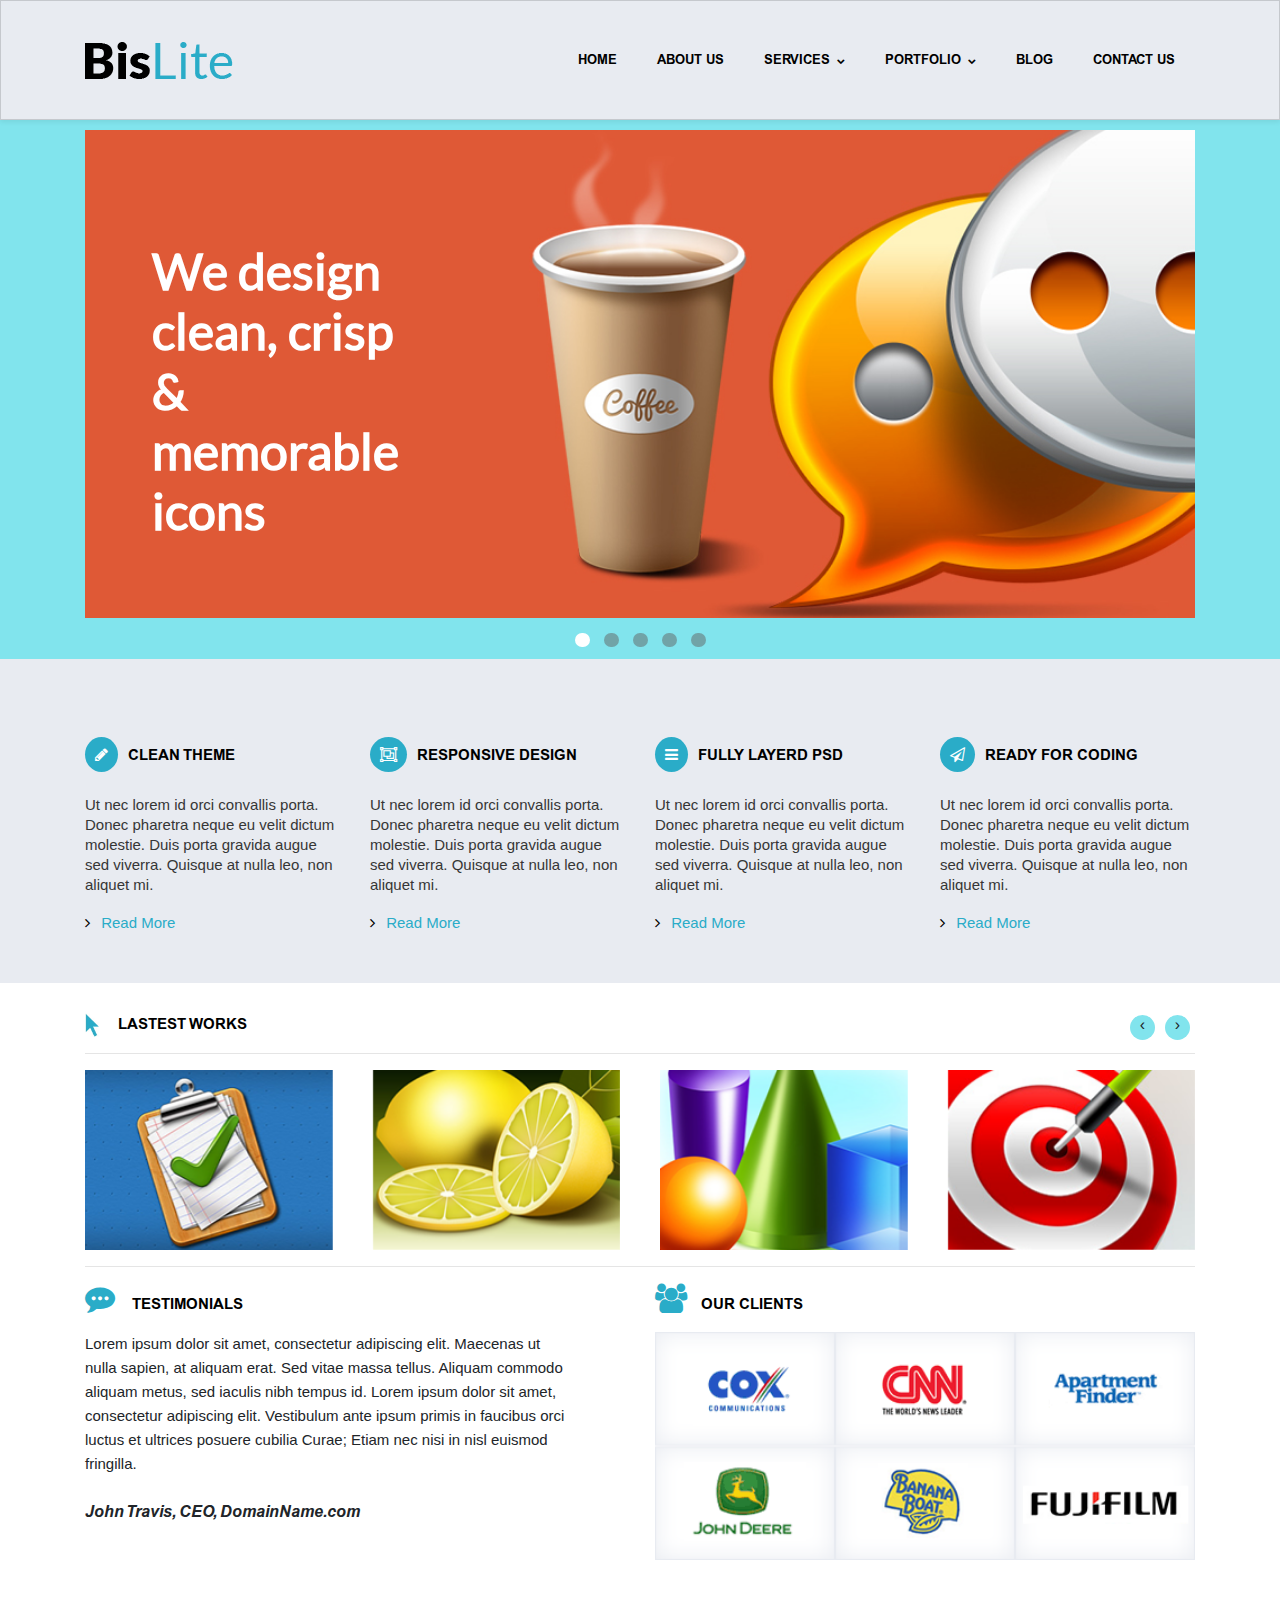
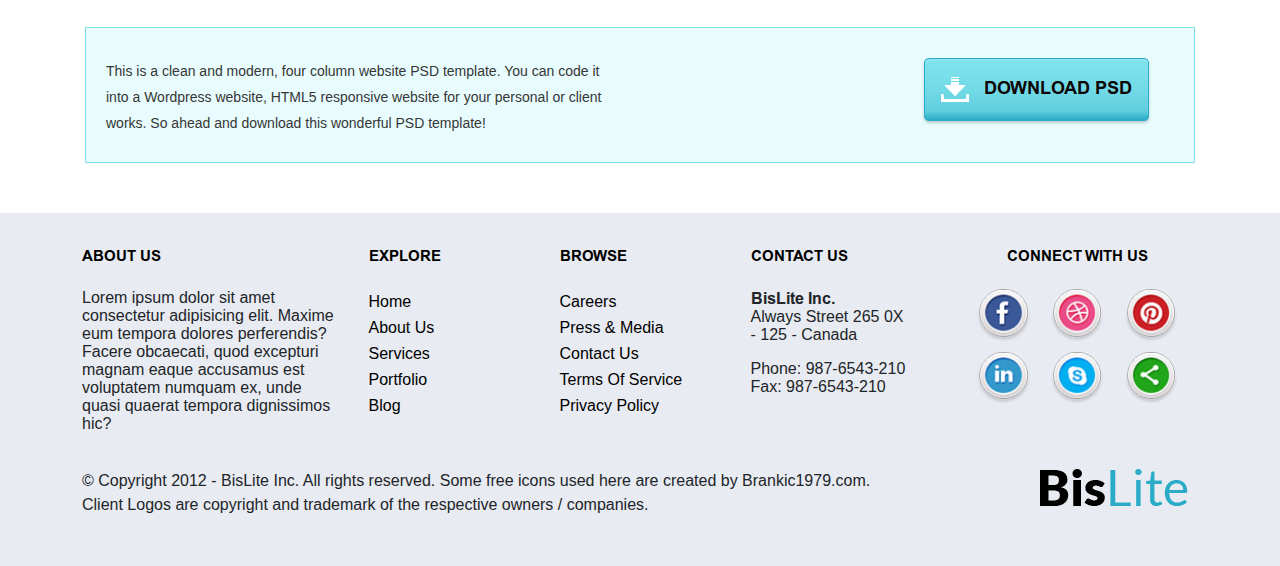
<file: index.html>
<!DOCTYPE html>
<html lang="en">

<head>
	<meta charset="UTF-8">
	<meta http-equiv="X-UA-Compatible" content="IE=edge">
	<meta name="viewport" content="width=device-width, initial-scale=1.0">
	<link rel="stylesheet" href="assets/css/style.css ">
	<link rel="stylesheet" href="assets/plugins/font-awesome-4.7.0/css/font-awesome.min.css ">
	<link rel="stylesheet" href="assets/plugins/OwlCarousel/dist/assets/owl.carousel.min.css ">
	<link rel="stylesheet" href="assets/plugins/OwlCarousel/dist/assets/owl.theme.default.min.css">
	<link rel="stylesheet" href="assets/css/bootstrap.min.css">
	<title>Home page</title>
</head>

<body>
	<!-- Begin header -->
	<header class="header">
		<nav class="navbar navbar-expand-sm header--nav">
			<div class="container">
				<a class="navbar-brand" href="index.html"><img src="assets/images/logo.png" alt=""></a>
				<button class="navbar-toggler d-lg-none" type="button" data-toggle="collapse" data-target="#primaryMenu"
					aria-controls="primaryMenu" aria-expanded="false" aria-label="Toggle navigation">
					<!-- <span class="navbar-toggler-icon"></span> -->
					<i class="fa fa-bars" aria-hidden="true"></i>
				</button>
				<div class="collapse navbar-collapse header--nav__menu" id="primaryMenu">
					<ul class="navbar-nav ml-auto mt-2 mt-lg-0">
						<li class="nav-item active">
							<a class="nav-link" href="index.html">Home</a>
						</li>
						<li class="nav-item">
							<a class="nav-link" href="#">About Us</a>
						</li>
						<li class="nav-item dropdown">
							<a class="nav-link" href="#" id="secondaryMenu" data-toggle="dropdown" aria-haspopup="true"
								aria-expanded="false">Services<i class="fa fa-chevron-down" aria-hidden="true"></i></a>
							<ul class="dropdown-menu" aria-labelledby="secondaryMenu">
								<li class="dropdown-item"><a href="">Web Design</a></li>
								<li class="dropdown-item"><a href="">Wordpress Design</a></li>
								<li class="dropdown-item"><a href="">Mobile App Devplopment</a></li>
								<li class="dropdown-item"><a href="">Internet Marketing</a></li>
								<li class="dropdown-item"><a href="">Social Media Management</a></li>
							</ul>
						</li>
						<li class="nav-item dropdown">
							<a class="nav-link" href="product.html" id="secondaryMenu" aria-haspopup="true"
								aria-expanded="false">Portfolio<i class="fa fa-chevron-down" aria-hidden="true"></i></a>
						</li>
						<li class="nav-item">
							<a class="nav-link" href="#">Blog</a>
						</li>
						<li class="nav-item">
							<a class="nav-link" href="#">Contact Us</a>
						</li>
					</ul>
				</div>
			</div>
		</nav>
	</header>
	<!-- End header -->
	<!-- Begin content -->
	<section class="banner">
		<div class="container banner--content">
			<div class="owl-carousel owl-theme slider" id="banner">
				<div class="banner--item">
					<div class="title">
						<p>We design clean, crisp & memorable icons</p>
					</div>
					<img src="assets/images/banner-1.jpg" alt="">
				</div>
				<div class="banner--item">
					<div class="title">
						<p>We design clean, crisp & memorable icons</p>
					</div>
					<img src="assets/images/banner-1.jpg" alt="">
				</div>
				<div class="banner--item">
					<div class="title">
						<p>We design clean, crisp & memorable icons</p>
					</div>
					<img src="assets/images/banner-1.jpg" alt="">
				</div>
				<div class="banner--item">
					<div class="title">
						<p>We design clean, crisp & memorable icons</p>
					</div>
					<img src="assets/images/banner-1.jpg" alt="">
				</div>
				<div class="banner--item">
					<div class="title">
						<p>We design clean, crisp & memorable icons</p>
					</div>
					<img src="assets/images/banner-1.jpg" alt="">
				</div>
			</div>
		</div>
	</section>
	<section class="blog">
		<div class="container">
			<div class="row py-5">
				<div class="col-xl-3 col-md-6 col-sm-6 blog--item">
					<div class="blog--item__text">
						<h5><i class="fa fa-pencil" aria-hidden="true"></i>Clean Theme</h5>
						<p>Ut nec lorem id orci convallis porta. Donec pharetra neque eu velit dictum molestie. Duis
							porta gravida augue sed viverra. Quisque at nulla leo, non aliquet mi.</p>
					</div>
					<div class="blog--item__readMore">
						<a href=""><i class="fa fa-angle-right" aria-hidden="true"> </i> Read more</a>
					</div>
				</div>
				<div class="col-xl-3 col-md-6 col-sm-6 blog--item">
					<div class="blog--item__text">
						<h5><i class="fa fa-object-group" aria-hidden="true"></i>Responsive Design</h5>
						<p>Ut nec lorem id orci convallis porta. Donec pharetra neque eu velit dictum molestie. Duis
							porta gravida augue sed viverra. Quisque at nulla leo, non aliquet mi.</p>
					</div>
					<div class="blog--item__readMore">
						<a href=""><i class="fa fa-angle-right" aria-hidden="true"> </i> Read more</a>
					</div>
				</div>
				<div class="col-xl-3 col-md-6 col-sm-6 blog--item">
					<div class="blog--item__text">
						<h5><i class="fa fa-bars" aria-hidden="true"></i>Fully layerd PSD </h5>
						<p>Ut nec lorem id orci convallis porta. Donec pharetra neque eu velit dictum molestie. Duis
							porta gravida augue sed viverra. Quisque at nulla leo, non aliquet mi.</p>
					</div>
					<div class="blog--item__readMore">
						<a href=""><i class="fa fa-angle-right" aria-hidden="true"> </i> Read more</a>
					</div>
				</div>
				<div class="col-xl-3 col-md-6 col-sm-6 blog--item">
					<div class="blog--item__text">
						<h5><i class="fa fa-paper-plane-o" aria-hidden="true"></i>Ready for coding</h5>
						<p>Ut nec lorem id orci convallis porta. Donec pharetra neque eu velit dictum molestie. Duis
							porta gravida augue sed viverra. Quisque at nulla leo, non aliquet mi.</p>
					</div>
					<div class="blog--item__readMore">
						<a href=""><i class="fa fa-angle-right" aria-hidden="true"> </i> Read more</a>
					</div>
				</div>
			</div>
		</div>
	</section>
	<section class="work">
		<div class="container">
			<h2 class="lastest--work__title"><img src="assets/images/6.jpg" alt=""> Lastest works</h2>
			<hr>
			<div class="owl-carousel owl-theme lastest__work" id="lastestWorks">
				<div class="lastest--work__item">
					<a href="">
						<img src="assets/images/work-1.png" alt="">
					</a>
					<div class="action">
						<a href="" class="btn"><i class="fa fa-eye" aria-hidden="true"></i></a>
						<a href="" class="btn"><i class="fa fa-link" aria-hidden="true"></i></a>
					</div>
				</div>
				<div class="lastest--work__item">
					<a href="">
						<img src="assets/images/work-2.png" alt="">
					</a>
					<div class="action">
						<a href="" class="btn"><i class="fa fa-eye" aria-hidden="true"></i></a>
						<a href="" class="btn"><i class="fa fa-link" aria-hidden="true"></i></a>
					</div>
				</div>
				<div class="lastest--work__item">
					<a href="">
						<img src="assets/images/work-3.png" alt="">
					</a>
					<div class="action">
						<a href="" class="btn"><i class="fa fa-eye" aria-hidden="true"></i></a>
						<a href="" class="btn"><i class="fa fa-link" aria-hidden="true"></i></a>
					</div>
				</div>
				<div class="lastest--work__item">
					<a href="">
						<img src="assets/images/work-4.png" alt="">
					</a>
					<div class="action">
						<a href="" class="btn"><i class="fa fa-eye" aria-hidden="true"></i></a>
						<a href="" class="btn"><i class="fa fa-link" aria-hidden="true"></i></a>
					</div>
				</div>
				<div class="lastest--work__item">
					<a href="">
						<img src="assets/images/work-1.png" alt="">
					</a>
					<div class="action">
						<a href="" class="btn"><i class="fa fa-eye" aria-hidden="true"></i></a>
						<a href="" class="btn"><i class="fa fa-link" aria-hidden="true"></i></a>
					</div>
				</div>
				<div class="lastest--work__item">
					<a href="">
						<img src="assets/images/work-2.png" alt="">
					</a>
					<div class="action">
						<a href="" class="btn"><i class="fa fa-eye" aria-hidden="true"></i></a>
						<a href="" class="btn"><i class="fa fa-link" aria-hidden="true"></i></a>
					</div>
				</div>
				<div class="lastest--work__item">
					<a href="">
						<img src="assets/images/work-3.png" alt="">
					</a>
					<div class="action">
						<a href="" class="btn"><i class="fa fa-eye" aria-hidden="true"></i></a>
						<a href="" class="btn"><i class="fa fa-link" aria-hidden="true"></i></a>
					</div>
				</div>
				<div class="lastest--work__item">
					<a href="">
						<img src="assets/images/work-4.png" alt="">
					</a>
					<div class="action">
						<a href="" class="btn"><i class="fa fa-eye" aria-hidden="true"></i></a>
						<a href="" class="btn"><i class="fa fa-link" aria-hidden="true"></i></a>
					</div>
				</div>
			</div>
		</div>
	</section>
	<section class="customer">
		<div class="container">
			<hr>
			<div class="row">
				<div class="col-md-6 col-sm-12 customer--testimonials">
					<h2 class="customer--testimonials__title"><i class="fa fa-commenting" aria-hidden="true"></i>
						Testimonials
					</h2>
					<p class="customer--testimonials__content">Lorem ipsum dolor sit amet, consectetur adipiscing elit.
						Maecenas ut nulla sapien, at aliquam erat. Sed vitae massa tellus. Aliquam commodo aliquam
						metus, sed iaculis nibh tempus id. Lorem ipsum dolor sit amet, consectetur adipiscing elit.
						Vestibulum ante ipsum primis in faucibus orci luctus et ultrices posuere cubilia Curae; Etiam
						nec nisi in nisl euismod fringilla.</p>
					<p class="customer--testimonials__author">John Travis, CEO, DomainName.com</p>
				</div>
				<div class="col-md-6 col-sm-12 customer--logo">
					<h2 class="customer--logo__title"><i class="fa fa-users" aria-hidden="true"></i>Our Clients</h2>
					<div class="customer--logo__area">
							<img class="img-responsive customer--logo__image" src="assets/images/logo1.png" alt="">
							<img class="img-responsive customer--logo__image" src="assets/images/logo2.png" alt="">
							<img class="img-responsive customer--logo__image" src="assets/images/logo3.png" alt="">
							<img class="img-responsive customer--logo__image" src="assets/images/logo4.png" alt="">
							<img class="img-responsive customer--logo__image" src="assets/images/logo5.png" alt="">
							<img class="img-responsive customer--logo__image" src="assets/images/logo6.png" alt="">
						
					</div>
				</div>
			</div>
		</div>
	</section>
	<section class="advertisement">
		<div class="container">
			<div class="advertisement--content">
				<div class="row">
					<div class="col-md-6 advertisement--content__description">
						<p>This is a clean and modern, four column website PSD template. You can code it into a
							Wordpress
							website, HTML5 responsive website for your personal or client works. So ahead and download
							this
							wonderful PSD template! </p>
					</div>
					<div class="col-md-6 advertisement--content__button">
						<button class="btn btn-lg"><img src="assets/images/download.png" alt=""> DOWNLOAD PSD</button>
					</div>
				</div>
			</div>
		</div>
	</section>
	<!-- End content -->
	<!-- Begin footer -->
	<footer class="footer">
		<div class="container" id="footerContent">
			<div class="row top--footer">
				<div class="top--footer__about col-md-3">
					<h3>About Us</h3>
					<p>Lorem ipsum dolor sit amet consectetur adipisicing elit. Maxime eum tempora dolores perferendis?
						Facere obcaecati, quod excepturi magnam eaque accusamus est voluptatem numquam ex, unde quasi
						quaerat tempora dignissimos hic?</p>
				</div>
				<div class="top--footer__explore col-md-2 col-6">
					<h3>Explore</h3>
					<ul>
						<li><a href="">Home</a></li>
						<li><a href="">About Us</a></li>
						<li><a href="">Services</a></li>
						<li><a href="">Portfolio</a></li>
						<li><a href="">Blog</a></li>
					</ul>
				</div>
				<div class="top--footer__browse col-md-2 col-6">
					<h3>Browse</h3>
					<ul>
						<li><a href="">Careers</a></li>
						<li><a href="">Press & Media</a></li>
						<li><a href="">Contact Us</a></li>
						<li><a href="">Terms of Service</a></li>
						<li><a href="">Privacy Policy</a></li>
					</ul>
				</div>
				<div class="top--footer__contact col-md-2">
					<h3>Contact us</h3>
					<p class="top--footer__contact__companyName">BisLite Inc.</p>
					<p>Always Street 265 0X - 125 - Canada</p>
					<p>Phone: 987-6543-210 Fax: 987-6543-210
				</div>
				<div class="top--footer__connect col-md-3">
					<h3>Connect with us</h3>
					<img src="assets/images/facebook.png" alt="">
					<img src="assets/images/dribbble.png" alt="">
					<img src="assets/images/pinterest.png" alt="">
					<img src="assets/images/linkedin.png" alt="">
					<img src="assets/images/skype.png" alt="">
					<img src="assets/images/share.png" alt="">
				</div>
			</div>
			<div class="row footer--bottom">
				<div class="footer__coppyright col-md-9">
					<p>© Copyright 2012 - BisLite Inc. All rights reserved. Some free icons used here are created by
						Brankic1979.com. Client Logos are copyright and trademark of the respective owners / companies.
					</p>
				</div>
				<div class="bottom--footer__logo col-md-3">
					<img src="assets/images/logo.png" alt="">
				</div>
			</div>
		</div>
	</footer>
	<!-- End footer -->
	<script src="assets/js/jquery.min.js"></script>
	<script src="assets/js/bootstrap.min.js"></script>
	<script src="assets/plugins/OwlCarousel/dist/owl.carousel.min.js"></script>
	<script src="assets/js/script.js"></script>
</body>

</html>
</file>
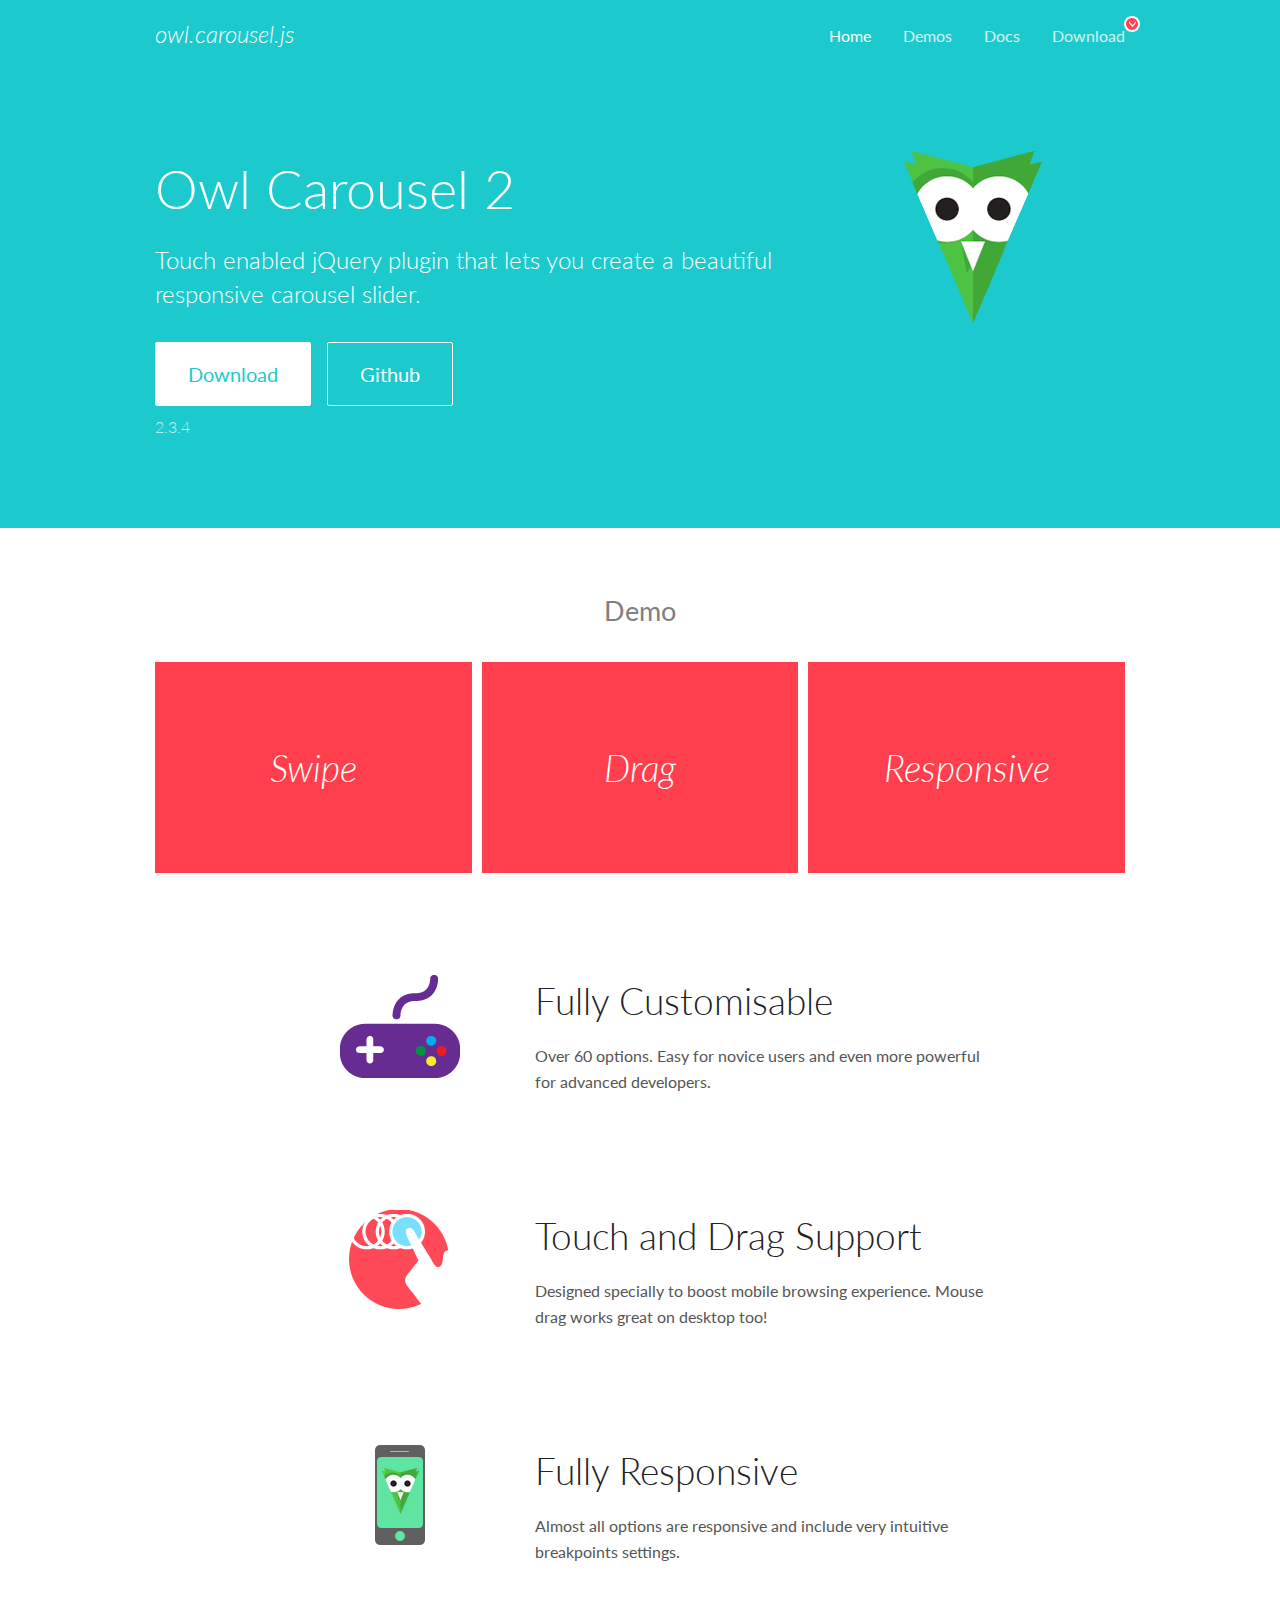
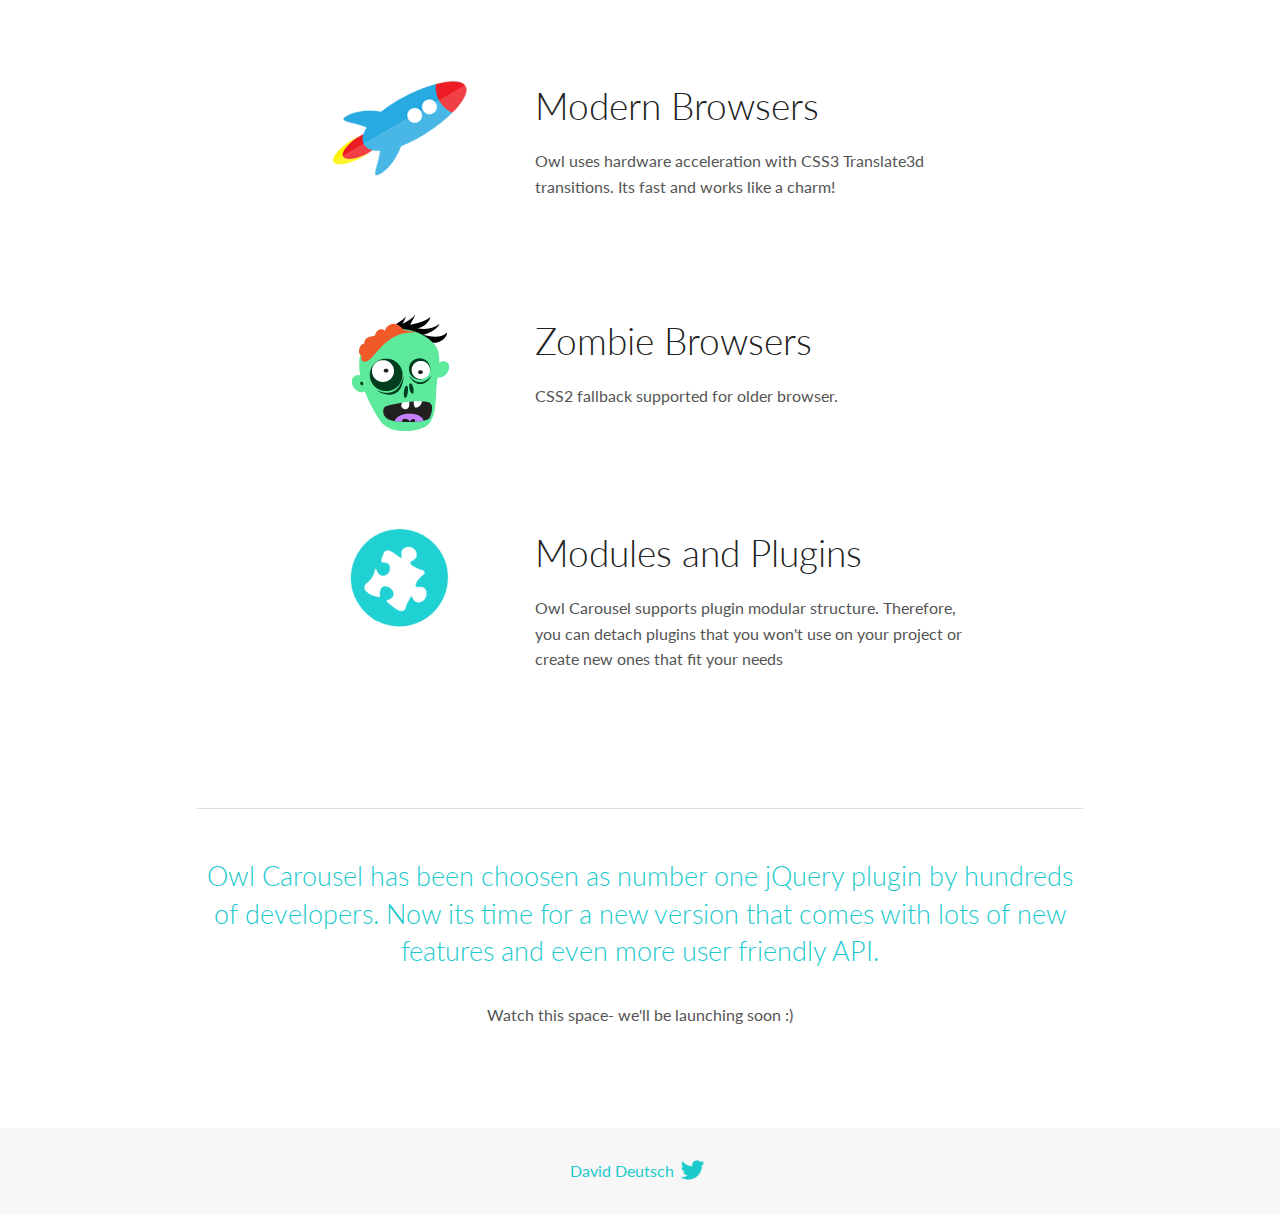
<file: assets/plugins/OwlCarousel/docs/index.html>
<!DOCTYPE html>
<html lang="en">
  <head>

    <!-- head -->
    <meta charset="utf-8">
    <meta name="msapplication-tap-highlight" content="no" />
    <meta name="viewport" content="width=device-width, initial-scale=1.0" />
    <meta name="description" content="Touch enabled jQuery plugin that lets you create beautiful responsive carousel slider.">
    <meta name="author" content="David Deutsch">
    <title>
      Home | Owl Carousel | 2.3.4
    </title>

    <!-- Stylesheets -->
    <link href='https://fonts.googleapis.com/css?family=Lato:300,400,700,400italic,300italic' rel='stylesheet' type='text/css'>
    <link rel="stylesheet" href="assets/css/docs.theme.min.css">

    <!-- Owl Stylesheets -->
    <link rel="stylesheet" href="assets/owlcarousel/assets/owl.carousel.min.css">
    <link rel="stylesheet" href="assets/owlcarousel/assets/owl.theme.default.min.css">

    <!-- HTML5 shim and Respond.js IE8 support of HTML5 elements and media queries -->

    <!--[if lt IE 9]>
      <script src="https://oss.maxcdn.com/libs/html5shiv/3.7.0/html5shiv.js"></script>
      <script src="https://oss.maxcdn.com/libs/respond.js/1.3.0/respond.min.js"></script>
    <![endif]-->

    <!-- Favicons -->
    <link rel="apple-touch-icon-precomposed" sizes="144x144" href="assets/ico/apple-touch-icon-144-precomposed.png">
    <link rel="shortcut icon" href="assets/ico/favicon.png">
    <link rel="shortcut icon" href="favicon.ico">

    <!-- Yeah i know js should not be in header. Its required for demos.-->

    <!-- javascript -->
    <script src="assets/vendors/jquery.min.js"></script>
    <script src="assets/owlcarousel/owl.carousel.js"></script>
  </head>
  <body>

    <!-- header -->
    <header class="header">
      <div class="row">
        <div class="large-12 columns">
          <div class="brand left">
            <h3>
              <a href="/OwlCarousel2/">owl.carousel.js</a> 
            </h3>
          </div>
          <a id="toggle-nav" class="right">
            <span></span> <span></span> <span></span> 
          </a> 
          <div class="nav-bar">
            <ul class="clearfix">
              <li class="active">
                <a href="/OwlCarousel2/index.html">Home</a> 
              </li>
              <li> <a href="/OwlCarousel2/demos/demos.html">Demos</a>  </li>
              <li> <a href="/OwlCarousel2/docs/started-welcome.html">Docs</a>  </li>
              <li>
                <a href="https://github.com/OwlCarousel2/OwlCarousel2/archive/2.3.4.zip">Download</a> 
                <span class="download"></span> 
              </li>
            </ul>
          </div>
        </div>
      </div>
    </header>

    <!-- home panel -->
    <section id="hero">
      <div class="row">
        <div class="large-8 medium-8 columns">
          <h1>Owl Carousel 2</h1>
          <h4>Touch enabled jQuery plugin that lets you create a beautiful responsive carousel slider.</h4>
          <a href="https://github.com/OwlCarousel2/OwlCarousel2/archive/2.3.4.zip" class="hero-button">Download</a> 
          <a href="https://github.com/OwlCarousel2/OwlCarousel2" class="hero-button outline">Github</a> 
          <p>2.3.4</p>
        </div>
        <div class="large-4 medium-4 columns">
          <img class="owl-logo" src="assets/img/owl-logo.png" alt="mr. Owl">
        </div>
      </div>
    </section>

    <!-- body -->
    <div class="home-demo">
      <div class="row">
        <div class="large-12 columns">
          <h3>Demo</h3>
          <div class="owl-carousel">
            <div class="item">
              <h2>Swipe</h2>
            </div>
            <div class="item">
              <h2>Drag</h2>
            </div>
            <div class="item">
              <h2>Responsive</h2>
            </div>
            <div class="item">
              <h2>CSS3</h2>
            </div>
            <div class="item">
              <h2>Fast</h2>
            </div>
            <div class="item">
              <h2>Easy</h2>
            </div>
            <div class="item">
              <h2>Free</h2>
            </div>
            <div class="item">
              <h2>Upgradable</h2>
            </div>
            <div class="item">
              <h2>Tons of options</h2>
            </div>
            <div class="item">
              <h2>Infinity</h2>
            </div>
            <div class="item">
              <h2>Auto Width</h2>
            </div>
          </div>
        </div>
      </div>
    </div>
    <script>
      var owl = $('.owl-carousel');
      owl.owlCarousel({
        margin: 10,
        loop: true,
        responsive: {
          0: {
            items: 1
          },
          600: {
            items: 2
          },
          1000: {
            items: 3
          }
        }
      })
    </script>

    <!-- features -->
    <div id="features">
      <div class="row">
        <div class="small-12 medium-9 small-centered columns">
          <section class="row feature">
            <div class="medium-4 small-12 columns">
              <img src="assets/img/feature-options.png" alt="">
            </div>
            <div class="medium-8 small-12 columns">
              <h2>Fully Customisable</h2>
              <p>Over 60 options. Easy for novice users and even more powerful for advanced developers.</p>
            </div>
          </section>
          <section class="row feature">
            <div class="medium-4 small-12 columns">
              <img src="assets/img/feature-drag.png" alt="">
            </div>
            <div class="medium-8 small-12 columns">
              <h2>Touch and Drag Support</h2>
              <p>Designed specially to boost mobile browsing experience. Mouse drag works great on desktop too!</p>
            </div>
          </section>
          <section class="row feature">
            <div class="medium-4 small-12 columns">
              <img src="assets/img/feature-responsive.png" alt="">
            </div>
            <div class="medium-8 small-12 columns">
              <h2>Fully Responsive</h2>
              <p>Almost all options are responsive and include very intuitive breakpoints settings.</p>
            </div>
          </section>
          <section class="row feature">
            <div class="medium-4 small-12 columns">
              <img src="assets/img/feature-modern.png" alt="">
            </div>
            <div class="medium-8 small-12 columns">
              <h2>Modern Browsers</h2>
              <p>Owl uses hardware acceleration with CSS3 Translate3d transitions. Its fast and works like a charm! </p>
            </div>
          </section>
          <section class="row feature">
            <div class="medium-4 small-12 columns">
              <img src="assets/img/feature-zombie.png" alt="">
            </div>
            <div class="medium-8 small-12 columns">
              <h2>Zombie Browsers</h2>
              <p>CSS2 fallback supported for older browser.</p>
            </div>
          </section>
          <section class="row feature">
            <div class="medium-4 small-12 columns">
              <img src="assets/img/feature-module.png" alt="">
            </div>
            <div class="medium-8 small-12 columns">
              <h2>Modules and Plugins</h2>
              <p>Owl Carousel supports plugin modular structure. Therefore, you can detach plugins that you won&#x27;t use on your project or create new ones that fit your needs</p>
            </div>
          </section>
        </div>
      </div>
    </div>

    <!-- footer -->
    <section id="teaser-text">
      <div class="row">
        <div class="small-12 medium-11 small-centered columns">
          <hr>
          <h3 id="owl-carousel-has-been-choosen-as-number-one-jquery-plugin-by-hundreds-of-developers-now-its-time-for-a-new-version-that-comes-with-lots-of-new-features-and-even-more-user-friendly-api-">Owl Carousel has been choosen as number one jQuery plugin by hundreds of developers. Now its time for a new version that comes with lots of new features and even more user friendly API.</h3>
          <p>Watch this space- we&#39;ll be launching soon :)</p>
        </div>
      </div>
    </section>

    <!-- footer -->
    <footer class="footer">
      <div class="row">
        <div class="large-12 columns">
          <h5>
            <a href="/OwlCarousel2/docs/support-contact.html">David Deutsch</a> 
            <a id="custom-tweet-button" href="https://twitter.com/share?url=https://github.com/OwlCarousel2/OwlCarousel2&text=Owl Carousel - This is so awesome! " target="_blank"></a> 
          </h5>
        </div>
      </div>
    </footer>

    <!-- vendors -->
    <script src="assets/vendors/highlight.js"></script>
    <script src="assets/js/app.js"></script>
  </body>
</html>
</file>
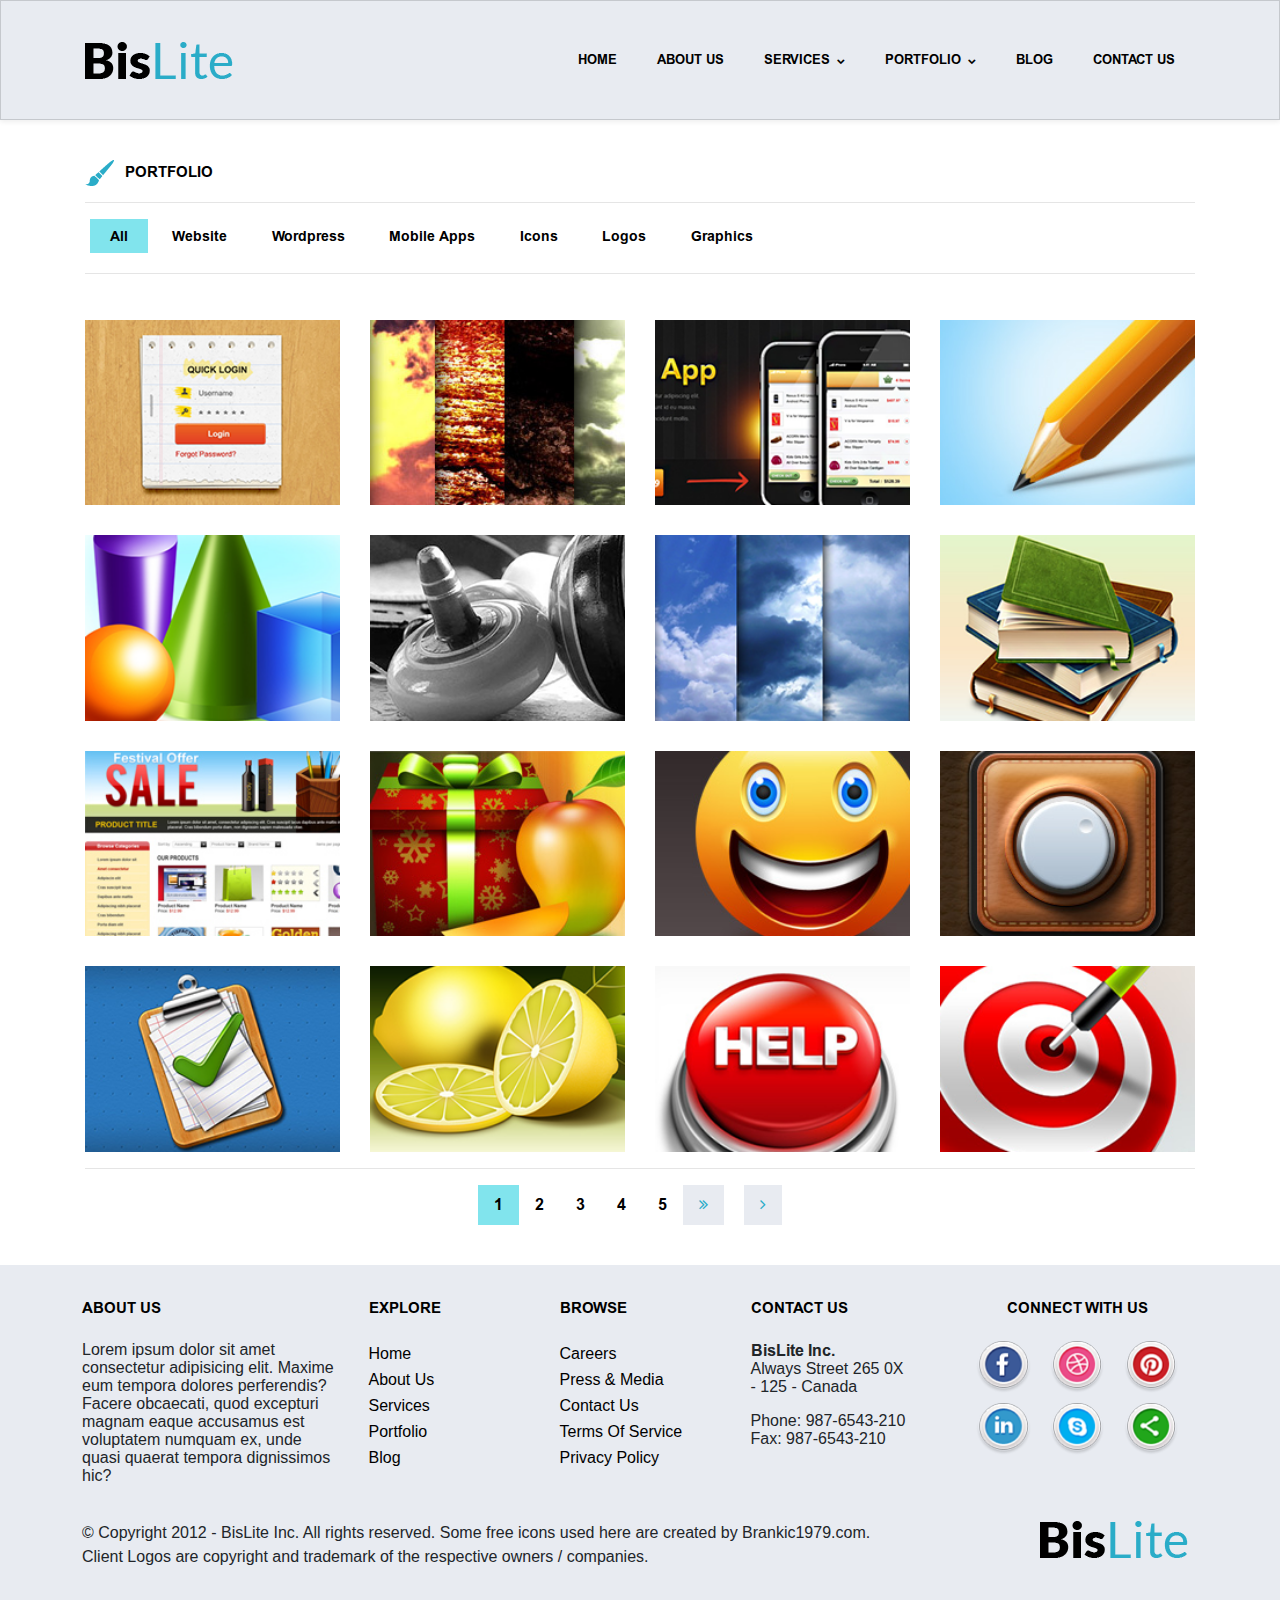
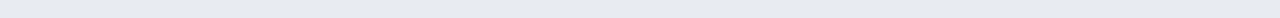
<file: product.html>
<!DOCTYPE html>
<html lang="en">

<head>
	<meta charset="UTF-8">
	<meta http-equiv="X-UA-Compatible" content="IE=edge">
	<meta name="viewport" content="width=device-width, initial-scale=1.0">
	<link rel="stylesheet" href="assets/css/style.css ">
	<link rel="stylesheet" href="assets/plugins/font-awesome-4.7.0/css/font-awesome.min.css ">
	<link rel="stylesheet" href="assets/plugins/OwlCarousel/dist/assets/owl.carousel.min.css ">
	<link rel="stylesheet" href="assets/plugins/OwlCarousel/dist/assets/owl.theme.default.min.css">
	<link rel="stylesheet" href="assets/css/bootstrap.min.css">
	<title>Products</title>
</head>

<body>
	<!-- Begin header -->
	<header class="header">
		<nav class="navbar navbar-expand-sm header--nav">
			<div class="container">
				<a class="navbar-brand" href="index.html"><img src="assets/images/logo.png" alt=""></a>
				<button class="navbar-toggler d-lg-none" type="button" data-toggle="collapse" data-target="#primaryMenu"
					aria-controls="primaryMenu" aria-expanded="false" aria-label="Toggle navigation">
					<!-- <span class="navbar-toggler-icon"></span> -->
					<i class="fa fa-bars" aria-hidden="true"></i>
				</button>
				<div class="collapse navbar-collapse header--nav__menu" id="primaryMenu">
					<ul class="navbar-nav ml-auto mt-2 mt-lg-0">
						<li class="nav-item active">
							<a class="nav-link" href="index.html">Home</a>
						</li>
						<li class="nav-item">
							<a class="nav-link" href="#">About Us</a>
						</li>
						<li class="nav-item dropdown">
							<a class="nav-link" href="#" id="secondaryMenu" data-toggle="dropdown" aria-haspopup="true"
								aria-expanded="false">Services<i class="fa fa-chevron-down" aria-hidden="true"></i></a>
							<ul class="dropdown-menu" aria-labelledby="secondaryMenu">
								<li class="dropdown-item"><a href="">Web Design</a></li>
								<li class="dropdown-item"><a href="">Wordpress Design</a></li>
								<li class="dropdown-item"><a href="">Mobile App Devplopment</a></li>
								<li class="dropdown-item"><a href="">Internet Marketing</a></li>
								<li class="dropdown-item"><a href="">Social Media Management</a></li>
							</ul>
						</li>
						<li class="nav-item dropdown">
							<a class="nav-link" href="product.html" id="secondaryMenu" aria-haspopup="true"
								aria-expanded="false">Portfolio<i class="fa fa-chevron-down" aria-hidden="true"></i></a>
						</li>
						<li class="nav-item">
							<a class="nav-link" href="#">Blog</a>
						</li>
						<li class="nav-item">
							<a class="nav-link" href="#">Contact Us</a>
						</li>
					</ul>
				</div>
			</div>
		</nav>
	</header>
	<!-- End header -->
	<!-- Begin content -->

	<section class="product">
		<div class="container">
			<h2 class="product--area__title"><img src="assets/images/paint_brush.png" alt="">Portfolio</h2>
			<hr>
			<div class="row product__category">
				<ul>
					<li class="category--item active"><a href="">All</a></li>
					<li class="category--item"><a href="">Website</a></li>
					<li class="category--item"><a href="">Wordpress</a></li>
					<li class="category--item"><a href="">Mobile Apps</a></li>
					<li class="category--item"><a href="">Icons</a></li>
					<li class="category--item"><a href="">Logos</a></li>
					<li class="category--item"><a href="">Graphics</a></li>
				</ul>
			</div>
			<hr>
			<div class="product__list row">
				<div class="col-xl-3 col-md-3 col-sm-6 col-6">
					<div class="product--item">
						<div class="product--item__image">
							<img class="img-responsive" src="assets/images/img.png" alt="">
						</div>
						<div class="action">
							<a href="" class="btn"><i class="fa fa-eye"></i></a>
							<a href="" class="btn"><i class="fa fa-link"></i></a>
						</div>
					</div>
				</div>
				<div class="col-xl-3 col-md-3 col-sm-6 col-6">
					<div class="product--item">
						<div class="product--item__image">
							<img class="img-responsive" src="assets/images/img (1).png" alt="">
						</div>
						<div class="action">
							<a href="" class="btn"><i class="fa fa-eye"></i></a>
							<a href="" class="btn"><i class="fa fa-link"></i></a>
						</div>
					</div>
				</div>
				<div class="col-xl-3 col-md-3 col-sm-6 col-6">
					<div class="product--item">
						<div class="product--item__image">
							<img class="img-responsive" src="assets/images/img (2).png" alt="">
						</div>
						<div class="action">
							<a href="" class="btn"><i class="fa fa-eye"></i></a>
							<a href="" class="btn"><i class="fa fa-link"></i></a>
						</div>
					</div>
				</div>
				<div class="col-xl-3 col-md-3 col-sm-6 col-6">
					<div class="product--item">
						<div class="product--item__image">
							<img class="img-responsive" src="assets/images/img (3).png" alt="">
						</div>
						<div class="action">
							<a href="" class="btn"><i class="fa fa-eye"></i></a>
							<a href="" class="btn"><i class="fa fa-link"></i></a>
						</div>
					</div>
				</div>
				<div class="col-xl-3 col-md-3 col-sm-6 col-6">
					<div class="product--item">
						<div class="product--item__image">
							<img src="assets/images/Layer_3.png" alt="">
						</div>
						<div class="action">
							<a href="" class="btn"><i class="fa fa-eye"></i></a>
							<a href="" class="btn"><i class="fa fa-link"></i></a>
						</div>
					</div>
				</div>
				<div class="col-xl-3 col-md-3 col-sm-6 col-6">
					<div class="product--item">
						<div class="product--item__image">
							<img src="assets/images/img (4).png" alt="">
						</div>
						<div class="action">
							<a href="" class="btn"><i class="fa fa-eye"></i></a>
							<a href="" class="btn"><i class="fa fa-link"></i></a>
						</div>
					</div>
				</div>
				<div class="col-xl-3 col-md-3 col-sm-6 col-6">
					<div class="product--item">
						<div class="product--item__image">
							<img src="assets/images/img (5).png" alt="">
						</div>
						<div class="action">
							<a href="" class="btn"><i class="fa fa-eye"></i></a>
							<a href="" class="btn"><i class="fa fa-link"></i></a>
						</div>
					</div>
				</div>
				<div class="col-xl-3 col-md-3 col-sm-6 col-6">
					<div class="product--item">
						<div class="product--item__image">
							<img src="assets/images/img (6).png" alt="">
						</div>
						<div class="action">
							<a href="" class="btn"><i class="fa fa-eye"></i></a>
							<a href="" class="btn"><i class="fa fa-link"></i></a>
						</div>
					</div>
				</div>
				<div class="col-xl-3 col-md-3 col-sm-6 col-6">
					<div class="product--item">
						<div class="product--item__image">
							<img src="assets/images/Layer_4.png" alt="">
						</div>
						<div class="action">
							<a href="" class="btn"><i class="fa fa-eye"></i></a>
							<a href="" class="btn"><i class="fa fa-link"></i></a>
						</div>
					</div>
				</div>
				<div class="col-xl-3 col-md-3 col-sm-6 col-6">
					<div class="product--item">
						<div class="product--item__image">
							<img src="assets/images/img (7).png" alt="">
						</div>
						<div class="action">
							<a href="" class="btn"><i class="fa fa-eye"></i></a>
							<a href="" class="btn"><i class="fa fa-link"></i></a>
						</div>
					</div>
				</div>
				<div class="col-xl-3 col-md-3 col-sm-6 col-6">
					<div class="product--item">
						<div class="product--item__image">
							<img src="assets/images/img (8).png" alt="">
						</div>
						<div class="action">
							<a href="" class="btn"><i class="fa fa-eye"></i></a>
							<a href="" class="btn"><i class="fa fa-link"></i></a>
						</div>
					</div>
				</div>
				<div class="col-xl-3 col-md-3 col-sm-6 col-6">
					<div class="product--item">
						<div class="product--item__image">
							<img src="assets/images/img (9).png" alt="">
						</div>
						<div class="action">
							<a href="" class="btn"><i class="fa fa-eye"></i></a>
							<a href="" class="btn"><i class="fa fa-link"></i></a>
						</div>
					</div>
				</div>
				<div class="col-xl-3 col-md-3 col-sm-6 col-6">
					<div class="product--item">
						<div class="product--item__image">
							<img src="assets/images/img (10).png" alt="">
						</div>
						<div class="action">
							<a href="" class="btn"><i class="fa fa-eye"></i></a>
							<a href="" class="btn"><i class="fa fa-link"></i></a>
						</div>
					</div>
				</div>
				<div class="col-xl-3 col-md-3 col-sm-6 col-6">
					<div class="product--item">
						<div class="product--item__image">
							<img src="assets/images/img (11).png" alt="">
						</div>
						<div class="action">
							<a href="" class="btn"><i class="fa fa-eye"></i></a>
							<a href="" class="btn"><i class="fa fa-link"></i></a>
						</div>
					</div>
				</div>
				<div class="col-xl-3 col-md-3 col-sm-6 col-6">
					<div class="product--item">
						<div class="product--item__image">
							<img src="assets/images/Layer_5.png" alt="">
						</div>
						<div class="action">
							<a href="" class="btn"><i class="fa fa-eye"></i></a>
							<a href="" class="btn"><i class="fa fa-link"></i></a>
						</div>
					</div>
				</div>
				<div class="col-xl-3 col-md-3 col-sm-6 col-6">
					<div class="product--item">
						<div class="product--item__image">
							<img src="assets/images/img (12).png" alt="">
						</div>
						<div class="action">
							<a href="" class="btn"><i class="fa fa-eye"></i></a>
							<a href="" class="btn"><i class="fa fa-link"></i></a>
						</div>
					</div>
				</div>
			</div>
			<hr>
			<div class="product--pagination">
				<div class="pagination">
					<a class="pagination--item active" href="">1</a>
					<a class="pagination--item " href="">2</a>
					<a class="pagination--item " href="">3</a>
					<a class="pagination--item " href="">4</a>
					<a class="pagination--item " href="">5</a>
					<a class="pagination--item icon" href=""><i class="fa fa-angle-double-right"
							aria-hidden="true"></i></a>
					<a class="pagination--item icon" href=""><i class="fa fa-angle-right" aria-hidden="true"></i></a>
				</div>
			</div>
		</div>
	</section>
	<!-- End content -->
	<!-- Begin footer -->
	<footer class="footer">
		<div class="container" id="footerContent">
			<div class="row top--footer">
				<div class="top--footer__about col-md-3">
					<h3>About Us</h3>
					<p>Lorem ipsum dolor sit amet consectetur adipisicing elit. Maxime eum tempora dolores perferendis?
						Facere obcaecati, quod excepturi magnam eaque accusamus est voluptatem numquam ex, unde quasi
						quaerat tempora dignissimos hic?</p>
				</div>
				<div class="top--footer__explore col-md-2 col-6">
					<h3>Explore</h3>
					<ul>
						<li><a href="">Home</a></li>
						<li><a href="">About Us</a></li>
						<li><a href="">Services</a></li>
						<li><a href="">Portfolio</a></li>
						<li><a href="">Blog</a></li>
					</ul>
				</div>
				<div class="top--footer__browse col-md-2 col-6">
					<h3>Browse</h3>
					<ul>
						<li><a href="">Careers</a></li>
						<li><a href="">Press & Media</a></li>
						<li><a href="">Contact Us</a></li>
						<li><a href="">Terms of Service</a></li>
						<li><a href="">Privacy Policy</a></li>
					</ul>
				</div>
				<div class="top--footer__contact col-md-2">
					<h3>Contact us</h3>
					<p class="top--footer__contact__companyName">BisLite Inc.</p>
					<p>Always Street 265 0X - 125 - Canada</p>
					<p>Phone: 987-6543-210 Fax: 987-6543-210
				</div>
				<div class="top--footer__connect col-md-3">
					<h3>Connect with us</h3>
					<img src="assets/images/facebook.png" alt="">
					<img src="assets/images/dribbble.png" alt="">
					<img src="assets/images/pinterest.png" alt="">
					<img src="assets/images/linkedin.png" alt="">
					<img src="assets/images/skype.png" alt="">
					<img src="assets/images/share.png" alt="">
				</div>
			</div>
			<div class="row footer--bottom">
				<div class="footer__coppyright col-md-9">
					<p>© Copyright 2012 - BisLite Inc. All rights reserved. Some free icons used here are created by
						Brankic1979.com. Client Logos are copyright and trademark of the respective owners / companies.
					</p>
				</div>
				<div class="bottom--footer__logo col-md-3">
					<img src="assets/images/logo.png" alt="">
				</div>
			</div>
		</div>
	</footer>
	<!-- End footer -->
	<script src="assets/js/jquery.min.js"></script>
	<script src="assets/plugins/OwlCarousel/dist/owl.carousel.min.js"></script>
	<script src="assets/js/bootstrap.min.js"></script>
</body>

</html>
</file>
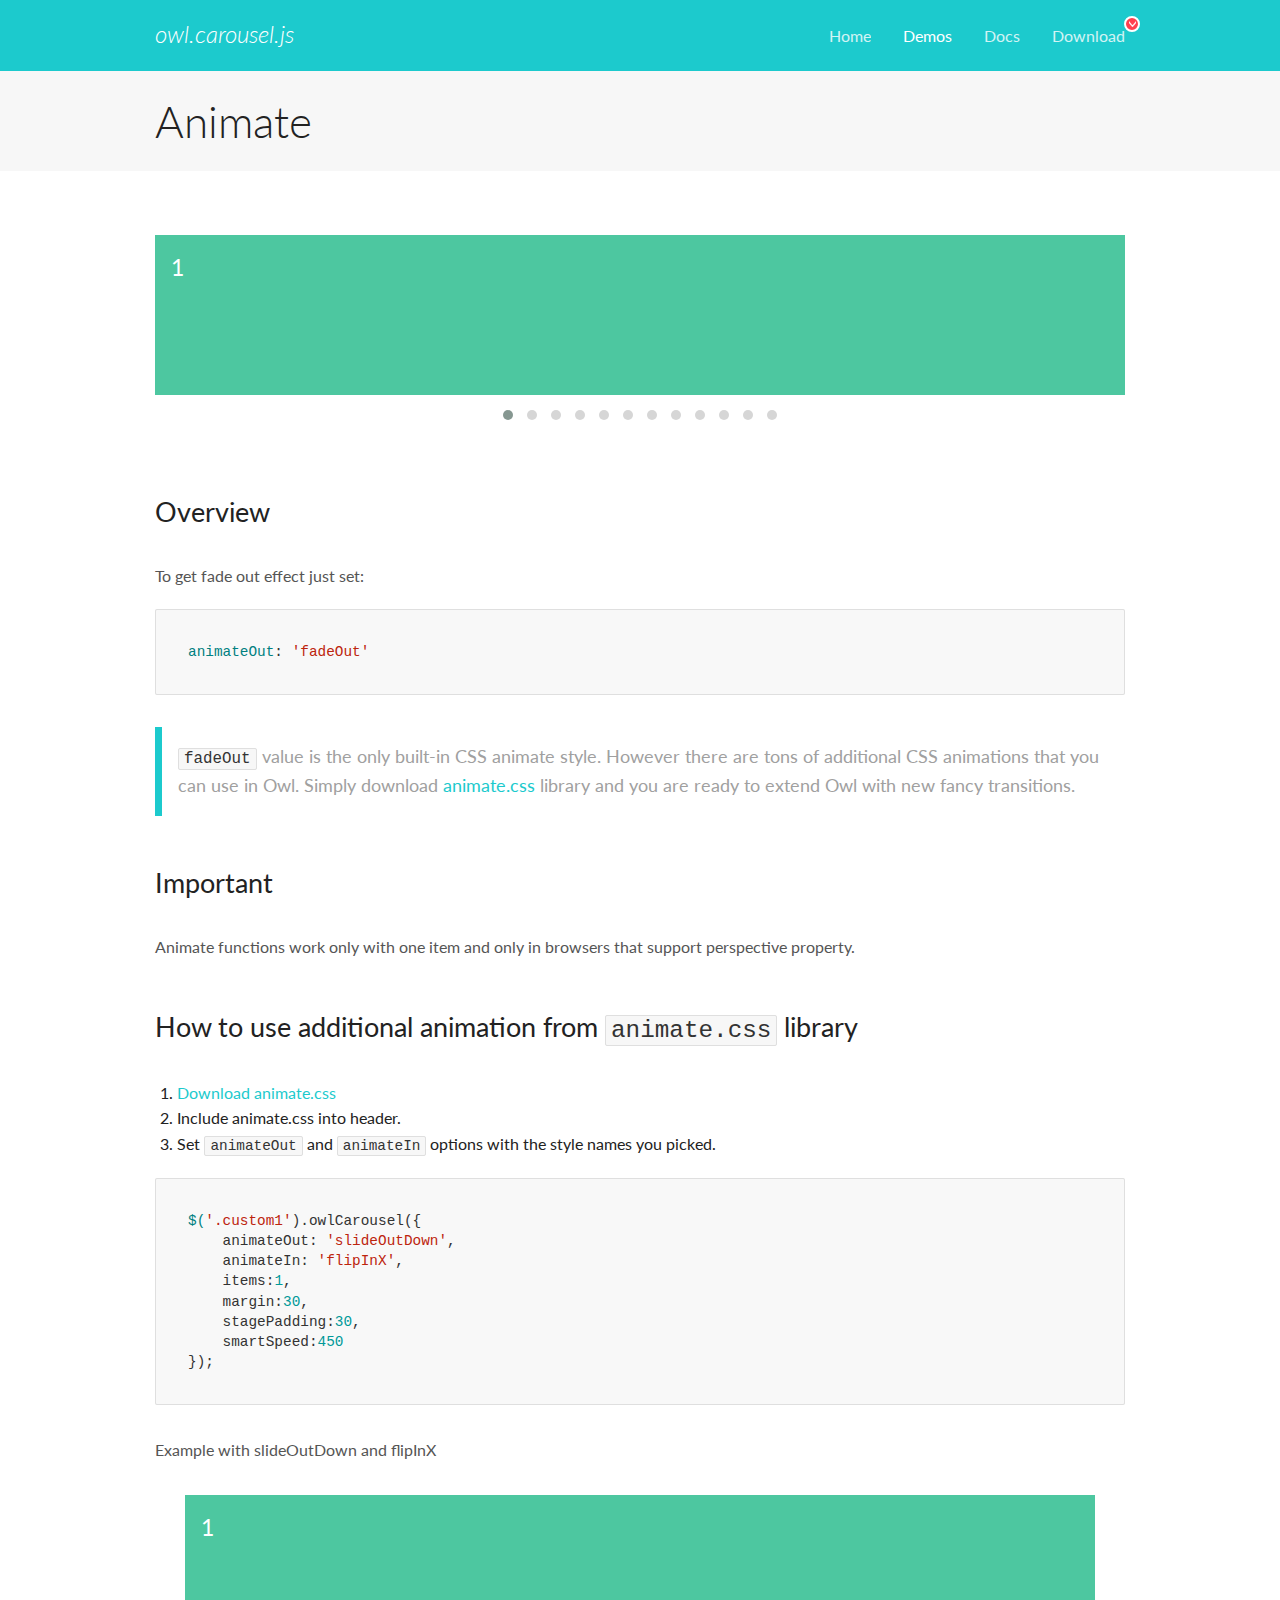
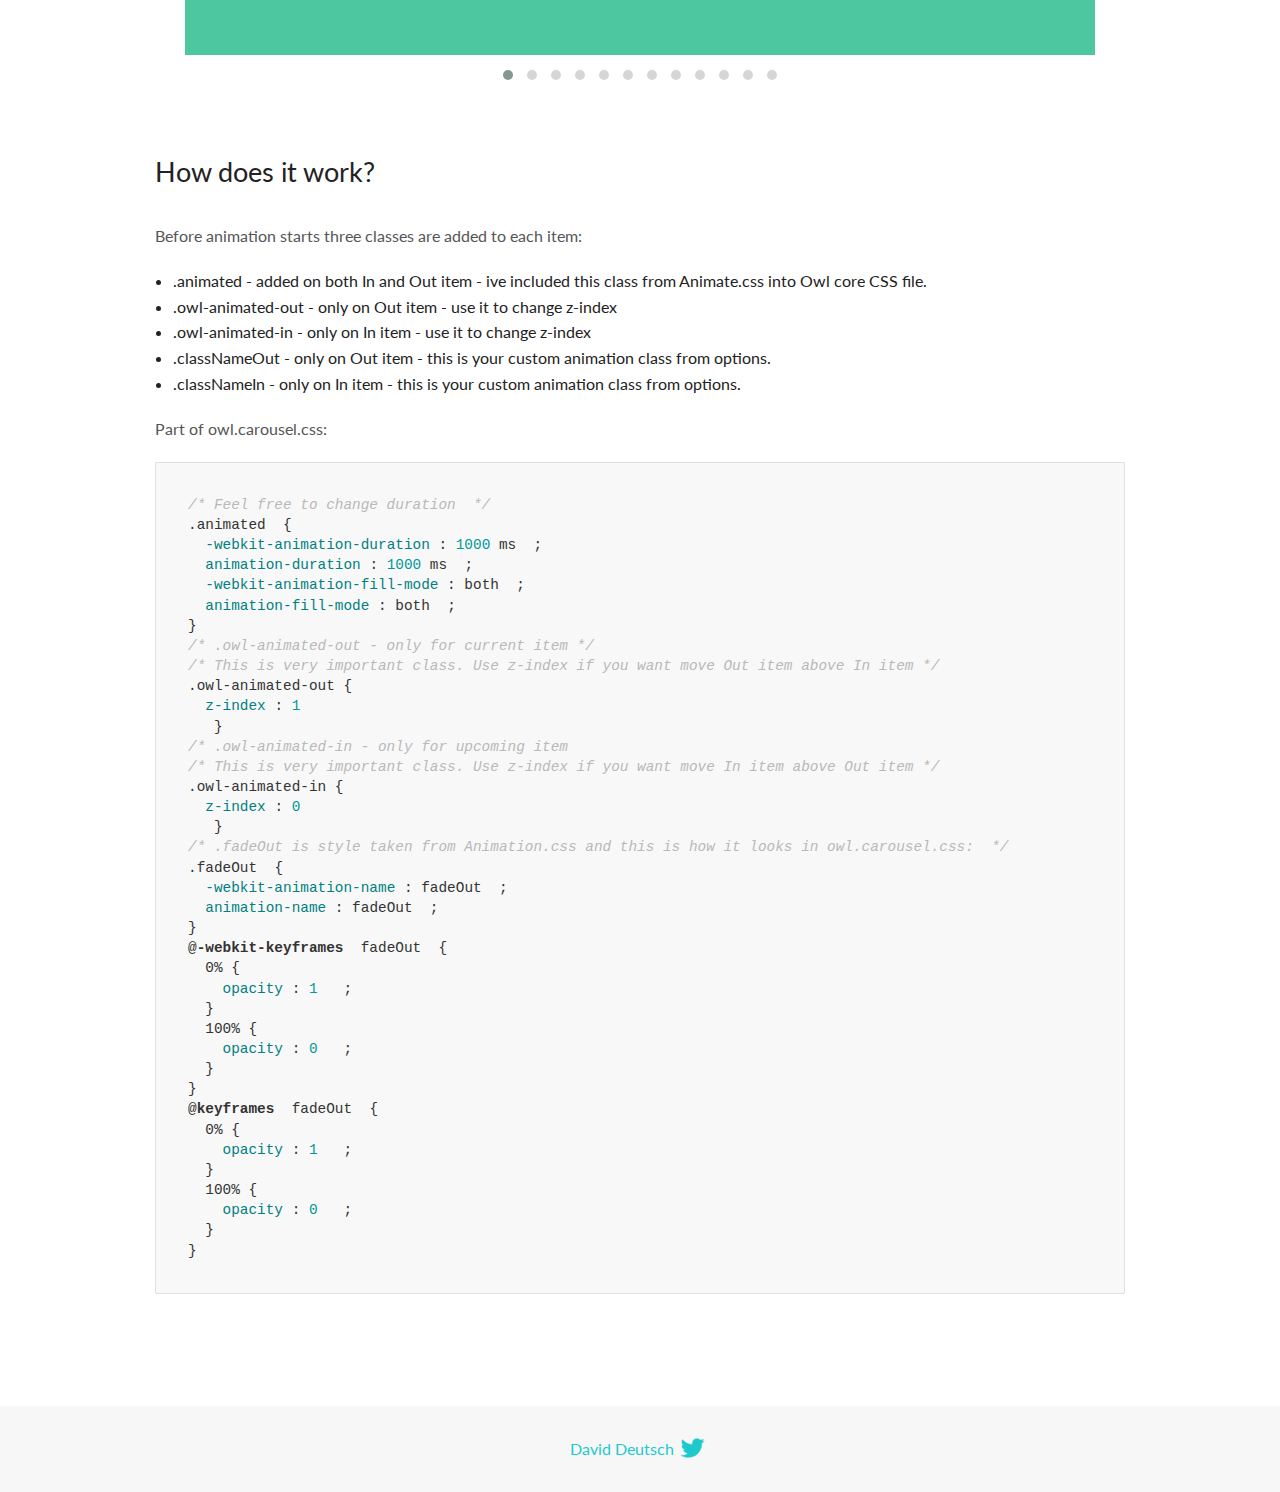
<file: assets/plugins/OwlCarousel/docs/demos/animate.html>
<!DOCTYPE html>
<html lang="en">
  <head>

    <!-- head -->
    <meta charset="utf-8">
    <meta name="msapplication-tap-highlight" content="no" />
    <meta name="viewport" content="width=device-width, initial-scale=1.0" />
    <meta name="description" content="Animate carousel">
    <meta name="author" content="David Deutsch">
    <title>
      Animate Demo | Owl Carousel | 2.3.4
    </title>

    <!-- Stylesheets -->
    <link href='https://fonts.googleapis.com/css?family=Lato:300,400,700,400italic,300italic' rel='stylesheet' type='text/css'>
    <link rel="stylesheet" href="../assets/css/docs.theme.min.css">

    <!-- Owl Stylesheets -->
    <link rel="stylesheet" href="../assets/owlcarousel/assets/owl.carousel.min.css">
    <link rel="stylesheet" href="../assets/owlcarousel/assets/owl.theme.default.min.css">

    <!-- HTML5 shim and Respond.js IE8 support of HTML5 elements and media queries -->

    <!--[if lt IE 9]>
      <script src="https://oss.maxcdn.com/libs/html5shiv/3.7.0/html5shiv.js"></script>
      <script src="https://oss.maxcdn.com/libs/respond.js/1.3.0/respond.min.js"></script>
    <![endif]-->

    <!-- Favicons -->
    <link rel="apple-touch-icon-precomposed" sizes="144x144" href="../assets/ico/apple-touch-icon-144-precomposed.png">
    <link rel="shortcut icon" href="../assets/ico/favicon.png">
    <link rel="shortcut icon" href="favicon.ico">

    <!-- Yeah i know js should not be in header. Its required for demos.-->

    <!-- javascript -->
    <script src="../assets/vendors/jquery.min.js"></script>
    <script src="../assets/owlcarousel/owl.carousel.js"></script>
  </head>
  <body>

    <!-- header -->
    <header class="header">
      <div class="row">
        <div class="large-12 columns">
          <div class="brand left">
            <h3>
              <a href="/OwlCarousel2/">owl.carousel.js</a> 
            </h3>
          </div>
          <a id="toggle-nav" class="right">
            <span></span> <span></span> <span></span> 
          </a> 
          <div class="nav-bar">
            <ul class="clearfix">
              <li> <a href="/OwlCarousel2/index.html">Home</a>  </li>
              <li class="active">
                <a href="/OwlCarousel2/demos/demos.html">Demos</a> 
              </li>
              <li> <a href="/OwlCarousel2/docs/started-welcome.html">Docs</a>  </li>
              <li>
                <a href="https://github.com/OwlCarousel2/OwlCarousel2/archive/2.3.4.zip">Download</a> 
                <span class="download"></span> 
              </li>
            </ul>
          </div>
        </div>
      </div>
    </header>

    <!-- title -->
    <section class="title">
      <div class="row">
        <div class="large-12 columns">
          <h1>Animate</h1>
        </div>
      </div>
    </section>

    <!--  Demos -->
    <section id="demos">
      <div class="row">
        <div class="large-12 columns">
          <div class="fadeOut owl-carousel owl-theme">
            <div class="item">
              <h4>1</h4>
            </div>
            <div class="item">
              <h4>2</h4>
            </div>
            <div class="item">
              <h4>3</h4>
            </div>
            <div class="item">
              <h4>4</h4>
            </div>
            <div class="item">
              <h4>5</h4>
            </div>
            <div class="item">
              <h4>6</h4>
            </div>
            <div class="item">
              <h4>7</h4>
            </div>
            <div class="item">
              <h4>8</h4>
            </div>
            <div class="item">
              <h4>9</h4>
            </div>
            <div class="item">
              <h4>10</h4>
            </div>
            <div class="item">
              <h4>11</h4>
            </div>
            <div class="item">
              <h4>12</h4>
            </div>
          </div>
          <h3 id="overview">Overview</h3>
          <p>To get fade out effect just set:</p>
          <pre><code>animateOut: &#39;fadeOut&#39;</code></pre>
          <blockquote>
            <p><code>fadeOut</code> value is the only built-in CSS animate style. However there are tons of additional CSS animations that you can use in Owl. Simply download
              <a href="https://daneden.github.io/animate.css/">animate.css</a>  library and you are ready to extend Owl with new fancy transitions.</p>
          </blockquote>
          <h3 id="important">Important</h3>
          <p>Animate functions work only with one item and only in browsers that support perspective property.</p>
          <h3 id="how-to-use-additional-animation-from-animate-css-library">How to use additional animation from <code>animate.css</code> library</h3>
          <ol>
            <li> <a href="https://daneden.github.io/animate.css/">Download animate.css</a>  </li>
            <li>Include animate.css into header.</li>
            <li>Set <code>animateOut</code> and <code>animateIn</code> options with the style names you picked.</li>
          </ol>
          <pre><code>$(&#39;.custom1&#39;).owlCarousel({
    animateOut: &#39;slideOutDown&#39;,
    animateIn: &#39;flipInX&#39;,
    items:1,
    margin:30,
    stagePadding:30,
    smartSpeed:450
});</code></pre>
          <p>Example with slideOutDown and flipInX</p>
          <div class="custom1 owl-carousel owl-theme">
            <div class="item">
              <h4>1</h4>
            </div>
            <div class="item">
              <h4>2</h4>
            </div>
            <div class="item">
              <h4>3</h4>
            </div>
            <div class="item">
              <h4>4</h4>
            </div>
            <div class="item">
              <h4>5</h4>
            </div>
            <div class="item">
              <h4>6</h4>
            </div>
            <div class="item">
              <h4>7</h4>
            </div>
            <div class="item">
              <h4>8</h4>
            </div>
            <div class="item">
              <h4>9</h4>
            </div>
            <div class="item">
              <h4>10</h4>
            </div>
            <div class="item">
              <h4>11</h4>
            </div>
            <div class="item">
              <h4>12</h4>
            </div>
          </div>
          <h3 id="how-does-it-work-">How does it work?</h3>
          <p>Before animation starts three classes are added to each item:</p>
          <ul>
            <li>.animated - added on both In and Out item - ive included this class from Animate.css into Owl core CSS file.</li>
            <li>.owl-animated-out - only on Out item - use it to change z-index</li>
            <li>.owl-animated-in - only on In item - use it to change z-index</li>
            <li>.classNameOut - only on Out item - this is your custom animation class from options.</li>
            <li>.classNameIn - only on In item - this is your custom animation class from options.</li>
          </ul>
          <p>Part of owl.carousel.css:</p>
          <pre><code class="language-css"><span class="comment">/* Feel free to change duration  */</span> 
<span class="class">.animated</span>  <span class="rules">{
  <span class="rule"><span class="attribute">-webkit-animation-duration</span> :<span class="value"> <span class="number">1000</span> ms</span> </span> ;
  <span class="rule"><span class="attribute">animation-duration</span> :<span class="value"> <span class="number">1000</span> ms</span> </span> ;
  <span class="rule"><span class="attribute">-webkit-animation-fill-mode</span> :<span class="value"> both</span> </span> ;
  <span class="rule"><span class="attribute">animation-fill-mode</span> :<span class="value"> both</span> </span> ;
<span class="rule">}</span> </span> 
<span class="comment">/* .owl-animated-out - only for current item */</span> 
<span class="comment">/* This is very important class. Use z-index if you want move Out item above In item */</span> 
<span class="class">.owl-animated-out</span> <span class="rules">{
  <span class="rule"><span class="attribute">z-index</span> :<span class="value"> <span class="number">1</span> 
</span> </span> </span> }
<span class="comment">/* .owl-animated-in - only for upcoming item
/* This is very important class. Use z-index if you want move In item above Out item */</span> 
<span class="class">.owl-animated-in</span> <span class="rules">{
  <span class="rule"><span class="attribute">z-index</span> :<span class="value"> <span class="number">0</span> 
</span> </span> </span> }
<span class="comment">/* .fadeOut is style taken from Animation.css and this is how it looks in owl.carousel.css:  */</span> 
<span class="class">.fadeOut</span>  <span class="rules">{
  <span class="rule"><span class="attribute">-webkit-animation-name</span> :<span class="value"> fadeOut</span> </span> ;
  <span class="rule"><span class="attribute">animation-name</span> :<span class="value"> fadeOut</span> </span> ;
<span class="rule">}</span> </span> 
<span class="at_rule">@<span class="keyword">-webkit-keyframes</span>  fadeOut </span> {
  0% <span class="rules">{
    <span class="rule"><span class="attribute">opacity</span> :<span class="value"> <span class="number">1</span> </span> </span> ;
  <span class="rule">}</span> </span> 
  100% <span class="rules">{
    <span class="rule"><span class="attribute">opacity</span> :<span class="value"> <span class="number">0</span> </span> </span> ;
  <span class="rule">}</span> </span> 
}
<span class="at_rule">@<span class="keyword">keyframes</span>  fadeOut </span> {
  0% <span class="rules">{
    <span class="rule"><span class="attribute">opacity</span> :<span class="value"> <span class="number">1</span> </span> </span> ;
  <span class="rule">}</span> </span> 
  100% <span class="rules">{
    <span class="rule"><span class="attribute">opacity</span> :<span class="value"> <span class="number">0</span> </span> </span> ;
  <span class="rule">}</span> </span> 
}</code></pre>
          <link rel="stylesheet" href="../assets/css/animate.css">
          <script>
            jQuery(document).ready(function($) {
              $('.fadeOut').owlCarousel({
                items: 1,
                animateOut: 'fadeOut',
                loop: true,
                margin: 10,
              });
              $('.custom1').owlCarousel({
                animateOut: 'slideOutDown',
                animateIn: 'flipInX',
                items: 1,
                margin: 30,
                stagePadding: 30,
                smartSpeed: 450
              });
            });
          </script>
        </div>
      </div>
    </section>

    <!-- footer -->
    <footer class="footer">
      <div class="row">
        <div class="large-12 columns">
          <h5>
            <a href="/OwlCarousel2/docs/support-contact.html">David Deutsch</a> 
            <a id="custom-tweet-button" href="https://twitter.com/share?url=https://github.com/OwlCarousel2/OwlCarousel2&text=Owl Carousel - This is so awesome! " target="_blank"></a> 
          </h5>
        </div>
      </div>
    </footer>

    <!-- vendors -->
    <script src="../assets/vendors/highlight.js"></script>
    <script src="../assets/js/app.js"></script>
  </body>
</html>
</file>
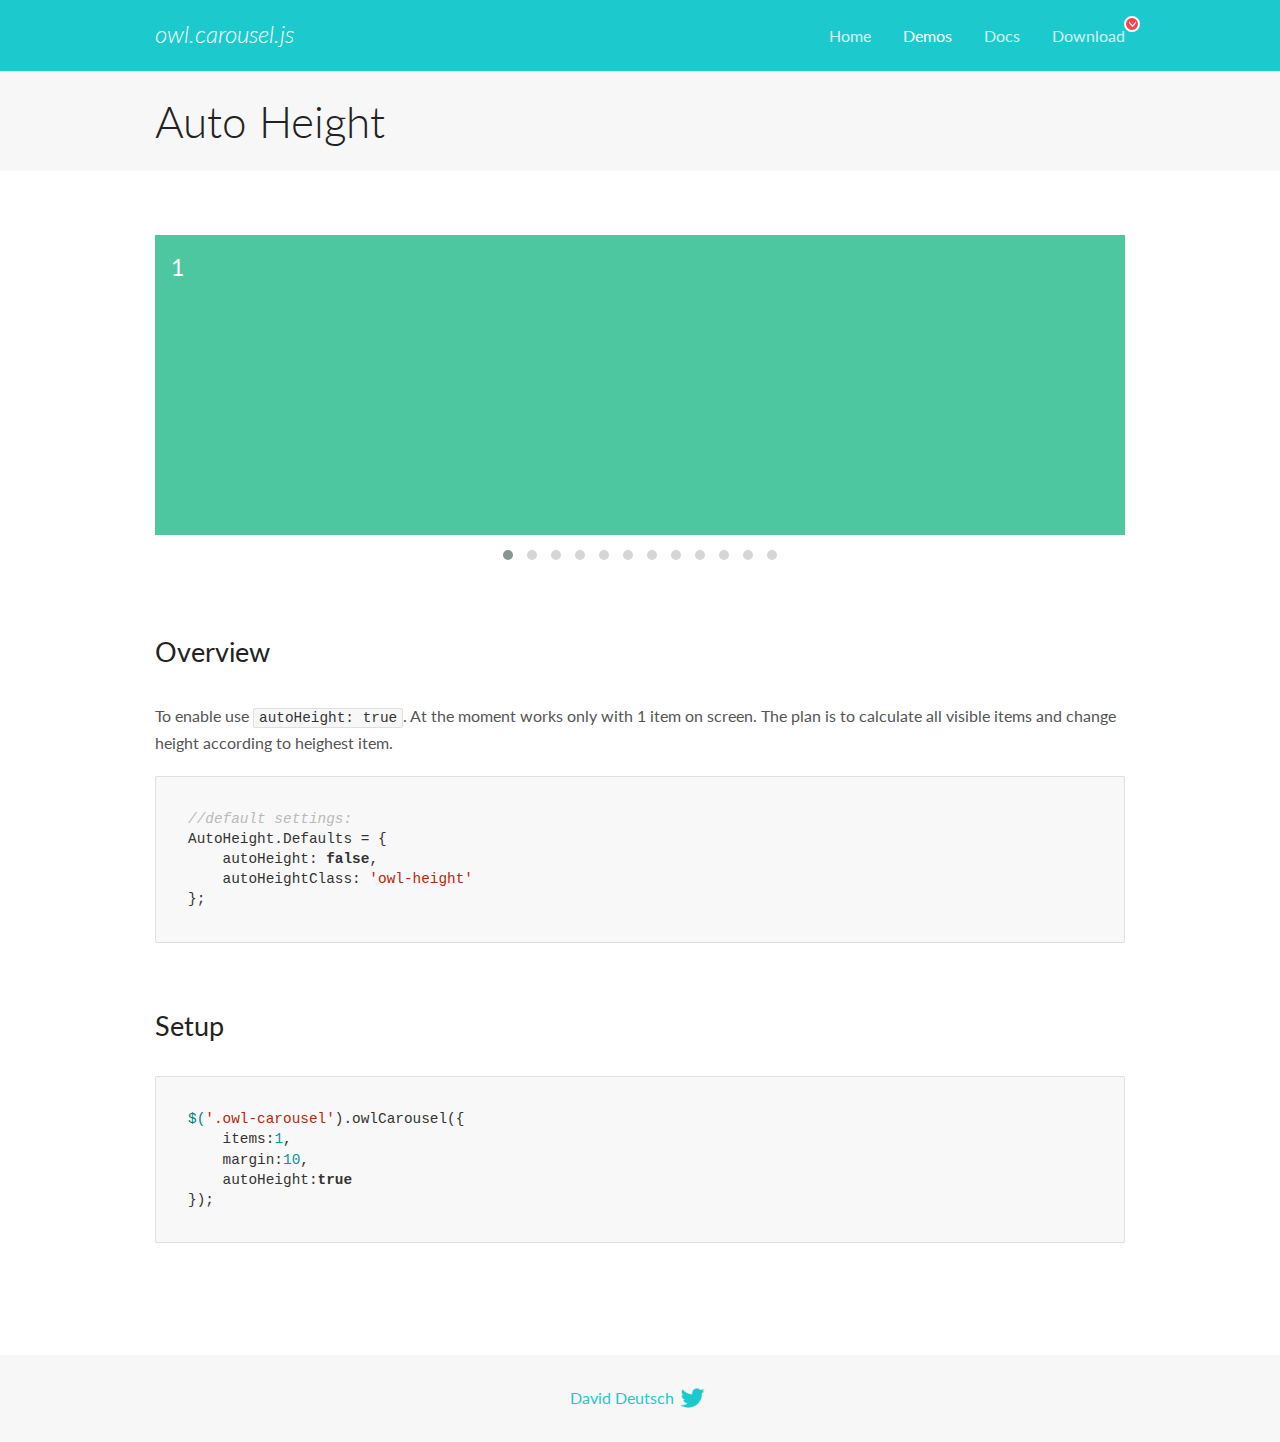
<file: assets/plugins/OwlCarousel/docs/demos/autoheight.html>
<!DOCTYPE html>
<html lang="en">
  <head>

    <!-- head -->
    <meta charset="utf-8">
    <meta name="msapplication-tap-highlight" content="no" />
    <meta name="viewport" content="width=device-width, initial-scale=1.0" />
    <meta name="description" content="autoHeight usage demo">
    <meta name="author" content="David Deutsch">
    <title>
      Auto Height Demo | Owl Carousel | 2.3.4
    </title>

    <!-- Stylesheets -->
    <link href='https://fonts.googleapis.com/css?family=Lato:300,400,700,400italic,300italic' rel='stylesheet' type='text/css'>
    <link rel="stylesheet" href="../assets/css/docs.theme.min.css">

    <!-- Owl Stylesheets -->
    <link rel="stylesheet" href="../assets/owlcarousel/assets/owl.carousel.min.css">
    <link rel="stylesheet" href="../assets/owlcarousel/assets/owl.theme.default.min.css">

    <!-- HTML5 shim and Respond.js IE8 support of HTML5 elements and media queries -->

    <!--[if lt IE 9]>
      <script src="https://oss.maxcdn.com/libs/html5shiv/3.7.0/html5shiv.js"></script>
      <script src="https://oss.maxcdn.com/libs/respond.js/1.3.0/respond.min.js"></script>
    <![endif]-->

    <!-- Favicons -->
    <link rel="apple-touch-icon-precomposed" sizes="144x144" href="../assets/ico/apple-touch-icon-144-precomposed.png">
    <link rel="shortcut icon" href="../assets/ico/favicon.png">
    <link rel="shortcut icon" href="favicon.ico">

    <!-- Yeah i know js should not be in header. Its required for demos.-->

    <!-- javascript -->
    <script src="../assets/vendors/jquery.min.js"></script>
    <script src="../assets/owlcarousel/owl.carousel.js"></script>
  </head>
  <body>

    <!-- header -->
    <header class="header">
      <div class="row">
        <div class="large-12 columns">
          <div class="brand left">
            <h3>
              <a href="/OwlCarousel2/">owl.carousel.js</a> 
            </h3>
          </div>
          <a id="toggle-nav" class="right">
            <span></span> <span></span> <span></span> 
          </a> 
          <div class="nav-bar">
            <ul class="clearfix">
              <li> <a href="/OwlCarousel2/index.html">Home</a>  </li>
              <li class="active">
                <a href="/OwlCarousel2/demos/demos.html">Demos</a> 
              </li>
              <li> <a href="/OwlCarousel2/docs/started-welcome.html">Docs</a>  </li>
              <li>
                <a href="https://github.com/OwlCarousel2/OwlCarousel2/archive/2.3.4.zip">Download</a> 
                <span class="download"></span> 
              </li>
            </ul>
          </div>
        </div>
      </div>
    </header>

    <!-- title -->
    <section class="title">
      <div class="row">
        <div class="large-12 columns">
          <h1>Auto Height</h1>
        </div>
      </div>
    </section>

    <!--  Demos -->
    <section id="demos">
      <div class="row">
        <div class="large-12 columns">
          <div class="owl-carousel owl-theme">
            <div class="item" style="height:300px">
              <h4>1</h4>
            </div>
            <div class="item" style="height:100px">
              <h4>2</h4>
            </div>
            <div class="item" style="height:500px">
              <h4>3</h4>
            </div>
            <div class="item" style="height:250px">
              <h4>4</h4>
            </div>
            <div class="item" style="height:400px">
              <h4>5</h4>
            </div>
            <div class="item" style="height:500px">
              <h4>6</h4>
            </div>
            <div class="item" style="height:600px">
              <h4>7</h4>
            </div>
            <div class="item" style="height:400px">
              <h4>8</h4>
            </div>
            <div class="item" style="height:300px">
              <h4>9</h4>
            </div>
            <div class="item" style="height:350px">
              <h4>10</h4>
            </div>
            <div class="item" style="height:200px">
              <h4>11</h4>
            </div>
            <div class="item" style="height:150px">
              <h4>12</h4>
            </div>
          </div>
          <h3 id="overview">Overview</h3>
          <p>To enable use <code>autoHeight: true</code>. At the moment works only with 1 item on screen. The plan is to calculate all visible items and change height according to heighest item.</p>
          <pre><code>//default settings:
AutoHeight.Defaults = {
    autoHeight: false,
    autoHeightClass: &#39;owl-height&#39;
};</code></pre>
          <h3 id="setup">Setup</h3>
          <pre><code>$(&#39;.owl-carousel&#39;).owlCarousel({
    items:1,
    margin:10,
    autoHeight:true
});</code></pre>
          <script>
            $(document).ready(function() {
              $('.owl-carousel').owlCarousel({
                items: 1,
                margin: 10,
                autoHeight: true
              });
            })
          </script>
        </div>
      </div>
    </section>

    <!-- footer -->
    <footer class="footer">
      <div class="row">
        <div class="large-12 columns">
          <h5>
            <a href="/OwlCarousel2/docs/support-contact.html">David Deutsch</a> 
            <a id="custom-tweet-button" href="https://twitter.com/share?url=https://github.com/OwlCarousel2/OwlCarousel2&text=Owl Carousel - This is so awesome! " target="_blank"></a> 
          </h5>
        </div>
      </div>
    </footer>

    <!-- vendors -->
    <script src="../assets/vendors/highlight.js"></script>
    <script src="../assets/js/app.js"></script>
  </body>
</html>
</file>
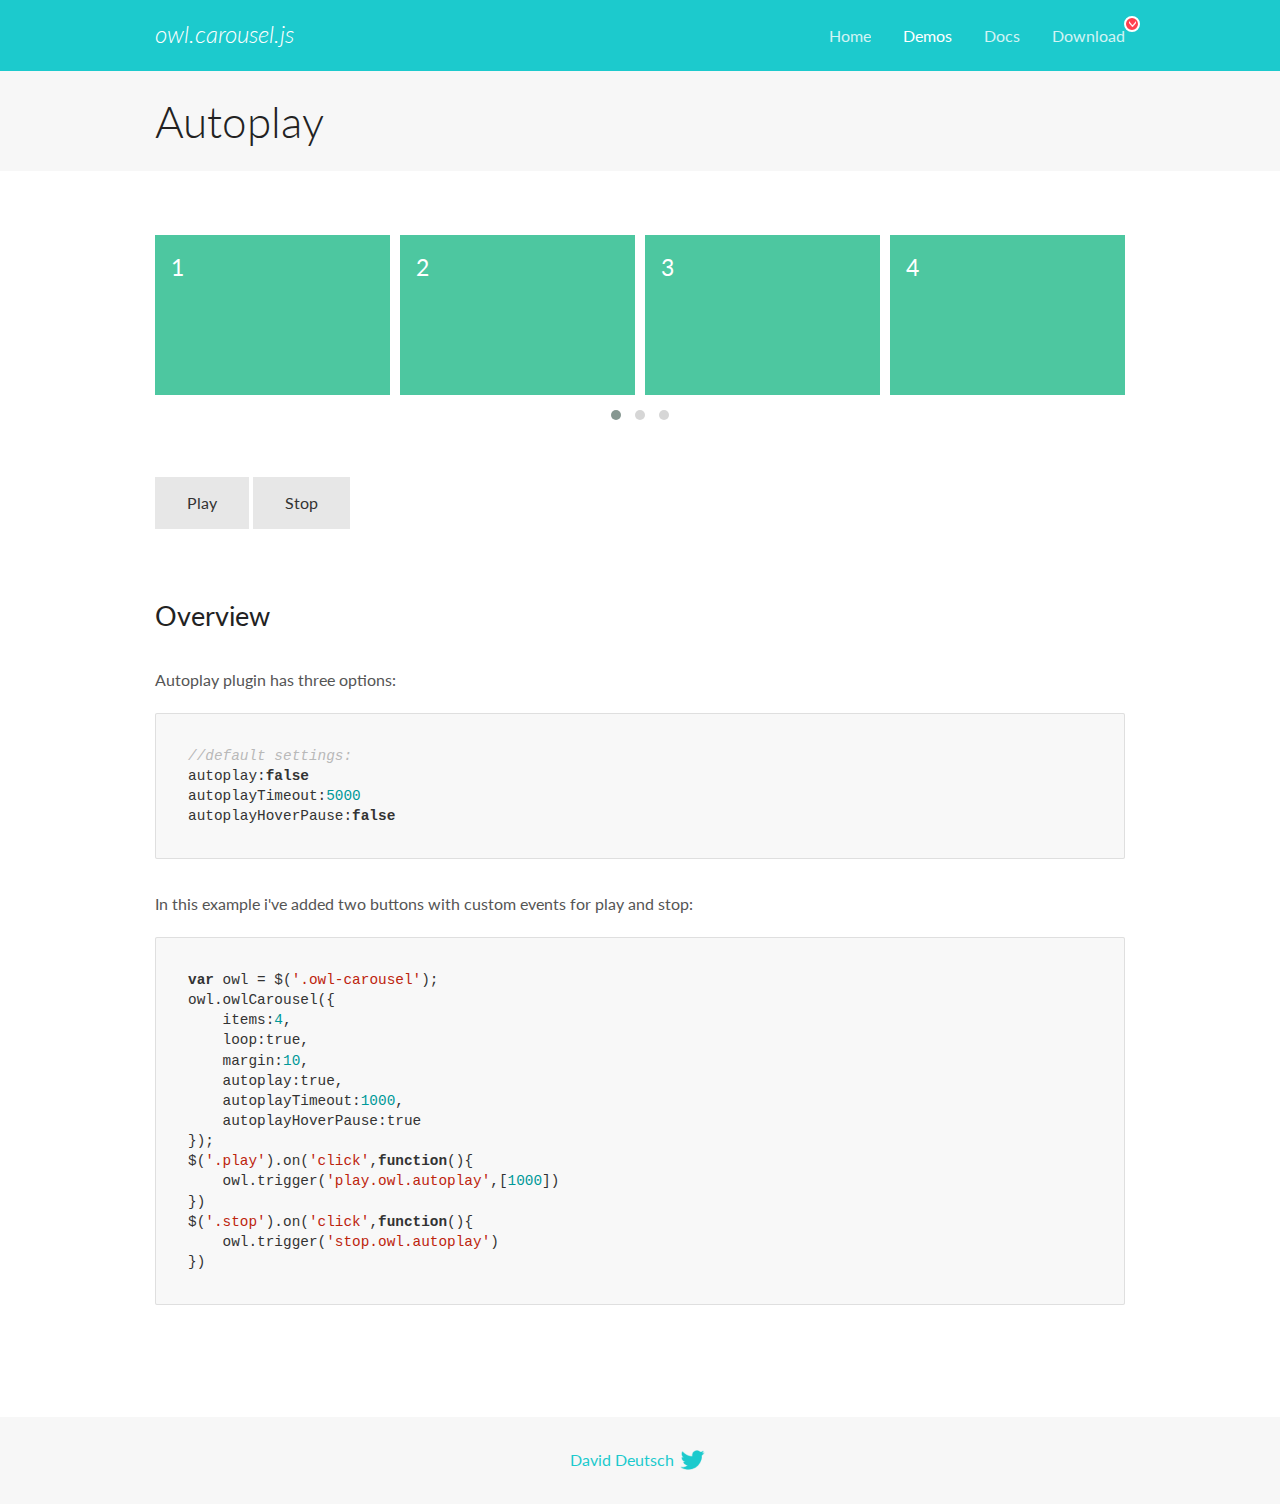
<file: assets/plugins/OwlCarousel/docs/demos/autoplay.html>
<!DOCTYPE html>
<html lang="en">
  <head>

    <!-- head -->
    <meta charset="utf-8">
    <meta name="msapplication-tap-highlight" content="no" />
    <meta name="viewport" content="width=device-width, initial-scale=1.0" />
    <meta name="description" content="Autoplay usage demo">
    <meta name="author" content="David Deutsch">
    <title>
      Autoplay Demo | Owl Carousel | 2.3.4
    </title>

    <!-- Stylesheets -->
    <link href='https://fonts.googleapis.com/css?family=Lato:300,400,700,400italic,300italic' rel='stylesheet' type='text/css'>
    <link rel="stylesheet" href="../assets/css/docs.theme.min.css">

    <!-- Owl Stylesheets -->
    <link rel="stylesheet" href="../assets/owlcarousel/assets/owl.carousel.min.css">
    <link rel="stylesheet" href="../assets/owlcarousel/assets/owl.theme.default.min.css">

    <!-- HTML5 shim and Respond.js IE8 support of HTML5 elements and media queries -->

    <!--[if lt IE 9]>
      <script src="https://oss.maxcdn.com/libs/html5shiv/3.7.0/html5shiv.js"></script>
      <script src="https://oss.maxcdn.com/libs/respond.js/1.3.0/respond.min.js"></script>
    <![endif]-->

    <!-- Favicons -->
    <link rel="apple-touch-icon-precomposed" sizes="144x144" href="../assets/ico/apple-touch-icon-144-precomposed.png">
    <link rel="shortcut icon" href="../assets/ico/favicon.png">
    <link rel="shortcut icon" href="favicon.ico">

    <!-- Yeah i know js should not be in header. Its required for demos.-->

    <!-- javascript -->
    <script src="../assets/vendors/jquery.min.js"></script>
    <script src="../assets/owlcarousel/owl.carousel.js"></script>
  </head>
  <body>

    <!-- header -->
    <header class="header">
      <div class="row">
        <div class="large-12 columns">
          <div class="brand left">
            <h3>
              <a href="/OwlCarousel2/">owl.carousel.js</a> 
            </h3>
          </div>
          <a id="toggle-nav" class="right">
            <span></span> <span></span> <span></span> 
          </a> 
          <div class="nav-bar">
            <ul class="clearfix">
              <li> <a href="/OwlCarousel2/index.html">Home</a>  </li>
              <li class="active">
                <a href="/OwlCarousel2/demos/demos.html">Demos</a> 
              </li>
              <li> <a href="/OwlCarousel2/docs/started-welcome.html">Docs</a>  </li>
              <li>
                <a href="https://github.com/OwlCarousel2/OwlCarousel2/archive/2.3.4.zip">Download</a> 
                <span class="download"></span> 
              </li>
            </ul>
          </div>
        </div>
      </div>
    </header>

    <!-- title -->
    <section class="title">
      <div class="row">
        <div class="large-12 columns">
          <h1>Autoplay</h1>
        </div>
      </div>
    </section>

    <!--  Demos -->
    <section id="demos">
      <div class="row">
        <div class="large-12 columns">
          <div class="owl-carousel owl-theme">
            <div class="item">
              <h4>1</h4>
            </div>
            <div class="item">
              <h4>2</h4>
            </div>
            <div class="item">
              <h4>3</h4>
            </div>
            <div class="item">
              <h4>4</h4>
            </div>
            <div class="item">
              <h4>5</h4>
            </div>
            <div class="item">
              <h4>6</h4>
            </div>
            <div class="item">
              <h4>7</h4>
            </div>
            <div class="item">
              <h4>8</h4>
            </div>
            <div class="item">
              <h4>9</h4>
            </div>
            <div class="item">
              <h4>10</h4>
            </div>
            <div class="item">
              <h4>11</h4>
            </div>
            <div class="item">
              <h4>12</h4>
            </div>
          </div>
          <a class="button secondary play">Play</a> 
          <a class="button secondary stop">Stop</a> 
          <h3 id="overview">Overview</h3>
          <p>Autoplay plugin has three options:</p>
          <pre><code>//default settings:
autoplay:false
autoplayTimeout:5000
autoplayHoverPause:false</code></pre>
          <p>In this example i&#39;ve added two buttons with custom events for play and stop:</p>
          <pre><code>var owl = $(&#39;.owl-carousel&#39;);
owl.owlCarousel({
    items:4,
    loop:true,
    margin:10,
    autoplay:true,
    autoplayTimeout:1000,
    autoplayHoverPause:true
});
$(&#39;.play&#39;).on(&#39;click&#39;,function(){
    owl.trigger(&#39;play.owl.autoplay&#39;,[1000])
})
$(&#39;.stop&#39;).on(&#39;click&#39;,function(){
    owl.trigger(&#39;stop.owl.autoplay&#39;)
})</code></pre>
          <script>
            $(document).ready(function() {
              var owl = $('.owl-carousel');
              owl.owlCarousel({
                items: 4,
                loop: true,
                margin: 10,
                autoplay: true,
                autoplayTimeout: 1000,
                autoplayHoverPause: true
              });
              $('.play').on('click', function() {
                owl.trigger('play.owl.autoplay', [1000])
              })
              $('.stop').on('click', function() {
                owl.trigger('stop.owl.autoplay')
              })
            })
          </script>
        </div>
      </div>
    </section>

    <!-- footer -->
    <footer class="footer">
      <div class="row">
        <div class="large-12 columns">
          <h5>
            <a href="/OwlCarousel2/docs/support-contact.html">David Deutsch</a> 
            <a id="custom-tweet-button" href="https://twitter.com/share?url=https://github.com/OwlCarousel2/OwlCarousel2&text=Owl Carousel - This is so awesome! " target="_blank"></a> 
          </h5>
        </div>
      </div>
    </footer>

    <!-- vendors -->
    <script src="../assets/vendors/highlight.js"></script>
    <script src="../assets/js/app.js"></script>
  </body>
</html>
</file>
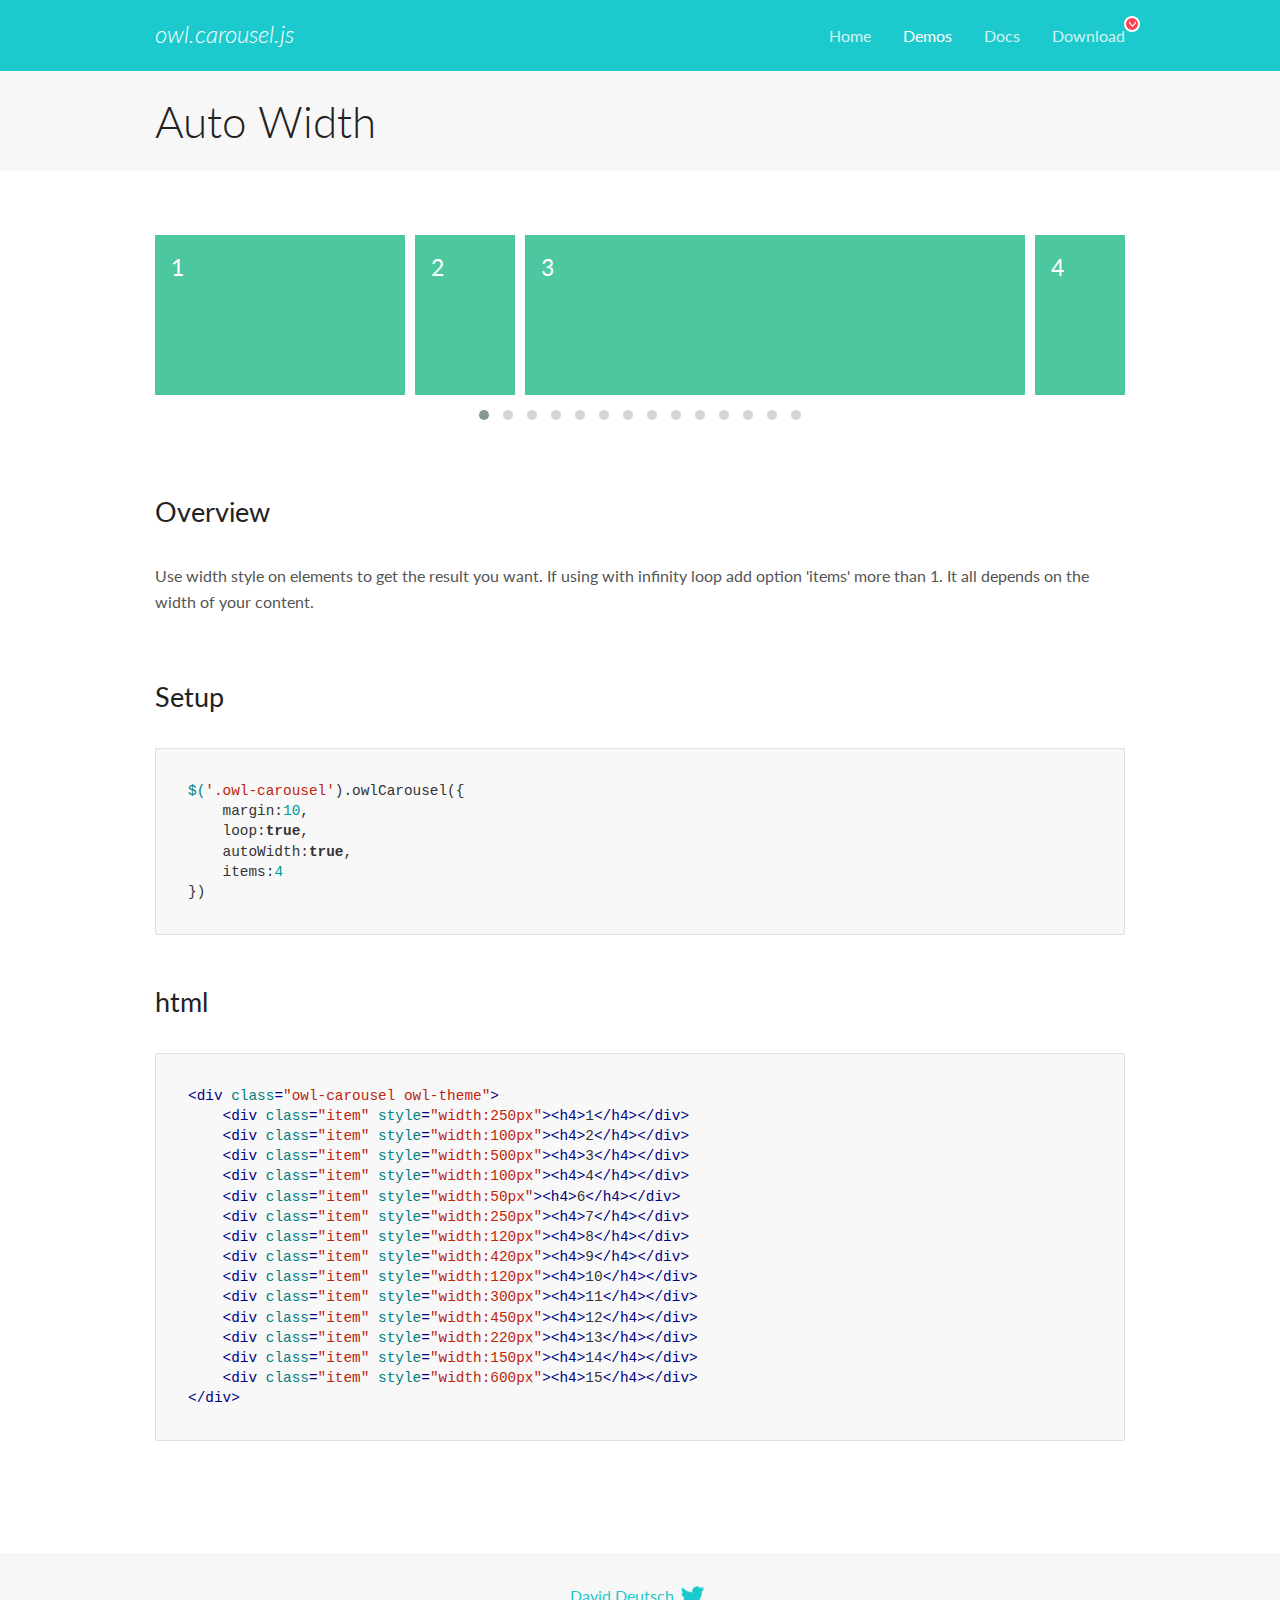
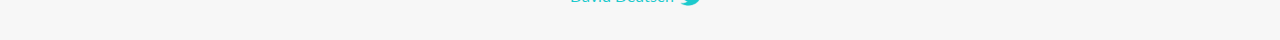
<file: assets/plugins/OwlCarousel/docs/demos/autowidth.html>
<!DOCTYPE html>
<html lang="en">
  <head>

    <!-- head -->
    <meta charset="utf-8">
    <meta name="msapplication-tap-highlight" content="no" />
    <meta name="viewport" content="width=device-width, initial-scale=1.0" />
    <meta name="description" content="Auto Width">
    <meta name="author" content="David Deutsch">
    <title>
      Auto Width Demo | Owl Carousel | 2.3.4
    </title>

    <!-- Stylesheets -->
    <link href='https://fonts.googleapis.com/css?family=Lato:300,400,700,400italic,300italic' rel='stylesheet' type='text/css'>
    <link rel="stylesheet" href="../assets/css/docs.theme.min.css">

    <!-- Owl Stylesheets -->
    <link rel="stylesheet" href="../assets/owlcarousel/assets/owl.carousel.min.css">
    <link rel="stylesheet" href="../assets/owlcarousel/assets/owl.theme.default.min.css">

    <!-- HTML5 shim and Respond.js IE8 support of HTML5 elements and media queries -->

    <!--[if lt IE 9]>
      <script src="https://oss.maxcdn.com/libs/html5shiv/3.7.0/html5shiv.js"></script>
      <script src="https://oss.maxcdn.com/libs/respond.js/1.3.0/respond.min.js"></script>
    <![endif]-->

    <!-- Favicons -->
    <link rel="apple-touch-icon-precomposed" sizes="144x144" href="../assets/ico/apple-touch-icon-144-precomposed.png">
    <link rel="shortcut icon" href="../assets/ico/favicon.png">
    <link rel="shortcut icon" href="favicon.ico">

    <!-- Yeah i know js should not be in header. Its required for demos.-->

    <!-- javascript -->
    <script src="../assets/vendors/jquery.min.js"></script>
    <script src="../assets/owlcarousel/owl.carousel.js"></script>
  </head>
  <body>

    <!-- header -->
    <header class="header">
      <div class="row">
        <div class="large-12 columns">
          <div class="brand left">
            <h3>
              <a href="/OwlCarousel2/">owl.carousel.js</a> 
            </h3>
          </div>
          <a id="toggle-nav" class="right">
            <span></span> <span></span> <span></span> 
          </a> 
          <div class="nav-bar">
            <ul class="clearfix">
              <li> <a href="/OwlCarousel2/index.html">Home</a>  </li>
              <li class="active">
                <a href="/OwlCarousel2/demos/demos.html">Demos</a> 
              </li>
              <li> <a href="/OwlCarousel2/docs/started-welcome.html">Docs</a>  </li>
              <li>
                <a href="https://github.com/OwlCarousel2/OwlCarousel2/archive/2.3.4.zip">Download</a> 
                <span class="download"></span> 
              </li>
            </ul>
          </div>
        </div>
      </div>
    </header>

    <!-- title -->
    <section class="title">
      <div class="row">
        <div class="large-12 columns">
          <h1>Auto Width</h1>
        </div>
      </div>
    </section>

    <!--  Demos -->
    <section id="demos">
      <div class="row">
        <div class="large-12 columns">
          <div class="owl-carousel owl-theme">
            <div class="item" style="width:250px">
              <h4>1</h4>
            </div>
            <div class="item" style="width:100px">
              <h4>2</h4>
            </div>
            <div class="item" style="width:500px">
              <h4>3</h4>
            </div>
            <div class="item" style="width:100px">
              <h4>4</h4>
            </div>
            <div class="item" style="width:50px">
              <h4>6</h4>
            </div>
            <div class="item" style="width:250px">
              <h4>7</h4>
            </div>
            <div class="item" style="width:120px">
              <h4>8</h4>
            </div>
            <div class="item" style="width:420px">
              <h4>9</h4>
            </div>
            <div class="item" style="width:120px">
              <h4>10</h4>
            </div>
            <div class="item" style="width:300px">
              <h4>11</h4>
            </div>
            <div class="item" style="width:450px">
              <h4>12</h4>
            </div>
            <div class="item" style="width:220px">
              <h4>13</h4>
            </div>
            <div class="item" style="width:150px">
              <h4>14</h4>
            </div>
            <div class="item" style="width:600px">
              <h4>15</h4>
            </div>
          </div>
          <h3 id="overview">Overview</h3>
          <p>Use width style on elements to get the result you want. If using with infinity loop add option &#39;items&#39; more than 1. It all depends on the width of your content.</p>
          <h3 id="setup">Setup</h3>
          <pre><code>$(&#39;.owl-carousel&#39;).owlCarousel({
    margin:10,
    loop:true,
    autoWidth:true,
    items:4
})</code></pre>
          <h3 id="html">html</h3>
          <pre><code>&lt;div class=&quot;owl-carousel owl-theme&quot;&gt;
    &lt;div class=&quot;item&quot; style=&quot;width:250px&quot;&gt;&lt;h4&gt;1&lt;/h4&gt;&lt;/div&gt;
    &lt;div class=&quot;item&quot; style=&quot;width:100px&quot;&gt;&lt;h4&gt;2&lt;/h4&gt;&lt;/div&gt;
    &lt;div class=&quot;item&quot; style=&quot;width:500px&quot;&gt;&lt;h4&gt;3&lt;/h4&gt;&lt;/div&gt;
    &lt;div class=&quot;item&quot; style=&quot;width:100px&quot;&gt;&lt;h4&gt;4&lt;/h4&gt;&lt;/div&gt;
    &lt;div class=&quot;item&quot; style=&quot;width:50px&quot;&gt;&lt;h4&gt;6&lt;/h4&gt;&lt;/div&gt;
    &lt;div class=&quot;item&quot; style=&quot;width:250px&quot;&gt;&lt;h4&gt;7&lt;/h4&gt;&lt;/div&gt;
    &lt;div class=&quot;item&quot; style=&quot;width:120px&quot;&gt;&lt;h4&gt;8&lt;/h4&gt;&lt;/div&gt;
    &lt;div class=&quot;item&quot; style=&quot;width:420px&quot;&gt;&lt;h4&gt;9&lt;/h4&gt;&lt;/div&gt;
    &lt;div class=&quot;item&quot; style=&quot;width:120px&quot;&gt;&lt;h4&gt;10&lt;/h4&gt;&lt;/div&gt;
    &lt;div class=&quot;item&quot; style=&quot;width:300px&quot;&gt;&lt;h4&gt;11&lt;/h4&gt;&lt;/div&gt;
    &lt;div class=&quot;item&quot; style=&quot;width:450px&quot;&gt;&lt;h4&gt;12&lt;/h4&gt;&lt;/div&gt;
    &lt;div class=&quot;item&quot; style=&quot;width:220px&quot;&gt;&lt;h4&gt;13&lt;/h4&gt;&lt;/div&gt;
    &lt;div class=&quot;item&quot; style=&quot;width:150px&quot;&gt;&lt;h4&gt;14&lt;/h4&gt;&lt;/div&gt;
    &lt;div class=&quot;item&quot; style=&quot;width:600px&quot;&gt;&lt;h4&gt;15&lt;/h4&gt;&lt;/div&gt;
&lt;/div&gt;</code></pre>
          <script>
            $(document).ready(function() {
              $('.owl-carousel').owlCarousel({
                margin: 10,
                loop: true,
                autoWidth: true,
                items: 4
              })
            })
          </script>
        </div>
      </div>
    </section>

    <!-- footer -->
    <footer class="footer">
      <div class="row">
        <div class="large-12 columns">
          <h5>
            <a href="/OwlCarousel2/docs/support-contact.html">David Deutsch</a> 
            <a id="custom-tweet-button" href="https://twitter.com/share?url=https://github.com/OwlCarousel2/OwlCarousel2&text=Owl Carousel - This is so awesome! " target="_blank"></a> 
          </h5>
        </div>
      </div>
    </footer>

    <!-- vendors -->
    <script src="../assets/vendors/highlight.js"></script>
    <script src="../assets/js/app.js"></script>
  </body>
</html>
</file>
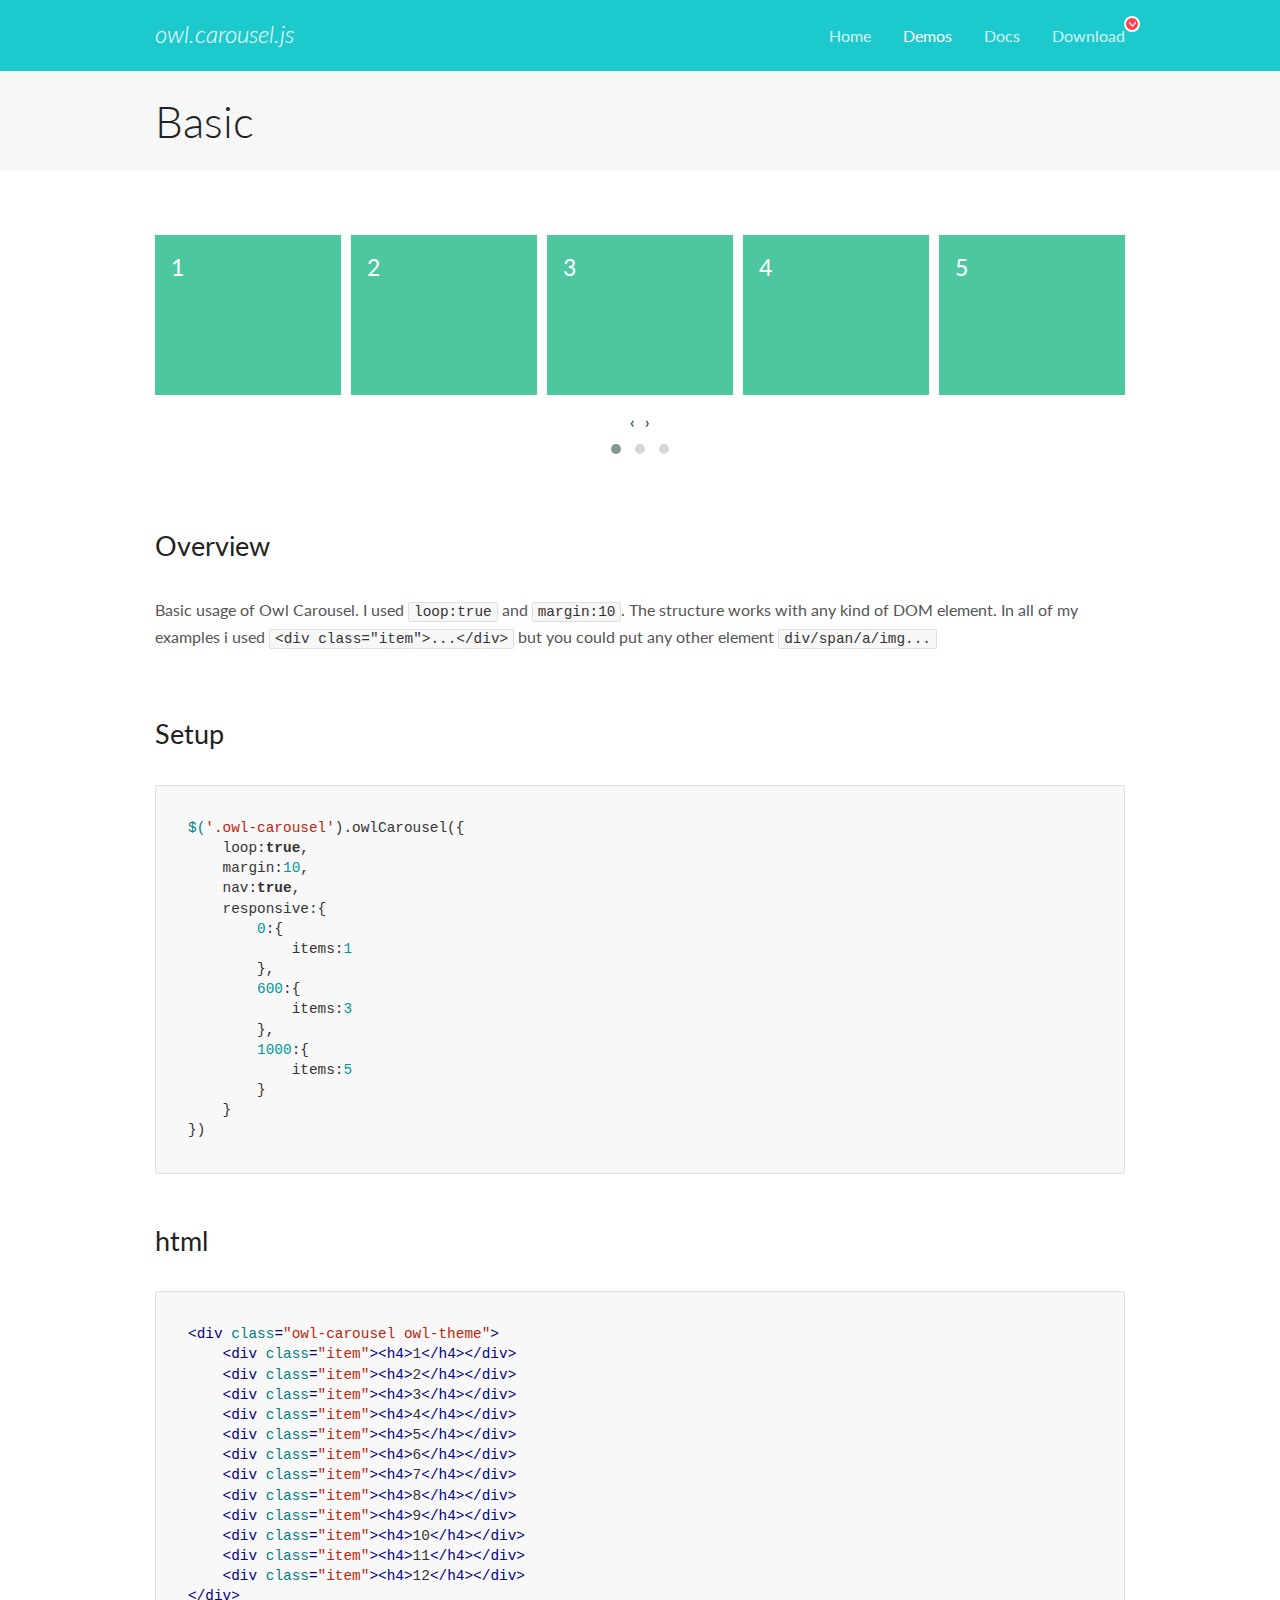
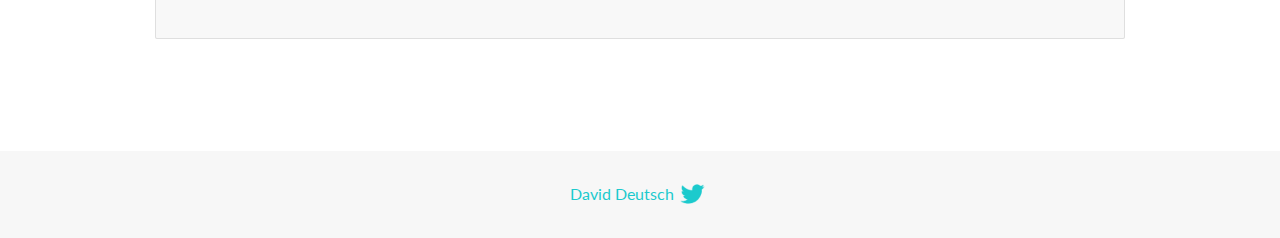
<file: assets/plugins/OwlCarousel/docs/demos/basic.html>
<!DOCTYPE html>
<html lang="en">
  <head>

    <!-- head -->
    <meta charset="utf-8">
    <meta name="msapplication-tap-highlight" content="no" />
    <meta name="viewport" content="width=device-width, initial-scale=1.0" />
    <meta name="description" content="Basic usage demo">
    <meta name="author" content="David Deutsch">
    <title>
      Basic Demo | Owl Carousel | 2.3.4
    </title>

    <!-- Stylesheets -->
    <link href='https://fonts.googleapis.com/css?family=Lato:300,400,700,400italic,300italic' rel='stylesheet' type='text/css'>
    <link rel="stylesheet" href="../assets/css/docs.theme.min.css">

    <!-- Owl Stylesheets -->
    <link rel="stylesheet" href="../assets/owlcarousel/assets/owl.carousel.min.css">
    <link rel="stylesheet" href="../assets/owlcarousel/assets/owl.theme.default.min.css">

    <!-- HTML5 shim and Respond.js IE8 support of HTML5 elements and media queries -->

    <!--[if lt IE 9]>
      <script src="https://oss.maxcdn.com/libs/html5shiv/3.7.0/html5shiv.js"></script>
      <script src="https://oss.maxcdn.com/libs/respond.js/1.3.0/respond.min.js"></script>
    <![endif]-->

    <!-- Favicons -->
    <link rel="apple-touch-icon-precomposed" sizes="144x144" href="../assets/ico/apple-touch-icon-144-precomposed.png">
    <link rel="shortcut icon" href="../assets/ico/favicon.png">
    <link rel="shortcut icon" href="favicon.ico">

    <!-- Yeah i know js should not be in header. Its required for demos.-->

    <!-- javascript -->
    <script src="../assets/vendors/jquery.min.js"></script>
    <script src="../assets/owlcarousel/owl.carousel.js"></script>
  </head>
  <body>

    <!-- header -->
    <header class="header">
      <div class="row">
        <div class="large-12 columns">
          <div class="brand left">
            <h3>
              <a href="/OwlCarousel2/">owl.carousel.js</a> 
            </h3>
          </div>
          <a id="toggle-nav" class="right">
            <span></span> <span></span> <span></span> 
          </a> 
          <div class="nav-bar">
            <ul class="clearfix">
              <li> <a href="/OwlCarousel2/index.html">Home</a>  </li>
              <li class="active">
                <a href="/OwlCarousel2/demos/demos.html">Demos</a> 
              </li>
              <li> <a href="/OwlCarousel2/docs/started-welcome.html">Docs</a>  </li>
              <li>
                <a href="https://github.com/OwlCarousel2/OwlCarousel2/archive/2.3.4.zip">Download</a> 
                <span class="download"></span> 
              </li>
            </ul>
          </div>
        </div>
      </div>
    </header>

    <!-- title -->
    <section class="title">
      <div class="row">
        <div class="large-12 columns">
          <h1>Basic</h1>
        </div>
      </div>
    </section>

    <!--  Demos -->
    <section id="demos">
      <div class="row">
        <div class="large-12 columns">
          <div class="owl-carousel owl-theme">
            <div class="item">
              <h4>1</h4>
            </div>
            <div class="item">
              <h4>2</h4>
            </div>
            <div class="item">
              <h4>3</h4>
            </div>
            <div class="item">
              <h4>4</h4>
            </div>
            <div class="item">
              <h4>5</h4>
            </div>
            <div class="item">
              <h4>6</h4>
            </div>
            <div class="item">
              <h4>7</h4>
            </div>
            <div class="item">
              <h4>8</h4>
            </div>
            <div class="item">
              <h4>9</h4>
            </div>
            <div class="item">
              <h4>10</h4>
            </div>
            <div class="item">
              <h4>11</h4>
            </div>
            <div class="item">
              <h4>12</h4>
            </div>
          </div>
          <h3 id="overview">Overview</h3>
          <p>Basic usage of Owl Carousel. I used <code>loop:true</code> and <code>margin:10</code>. The structure works with any kind of DOM element. In all of my examples i used <code>&lt;div class=&quot;item&quot;&gt;...&lt;/div&gt;</code> but you could
            put any other element <code>div/span/a/img...</code></p>
          <h3 id="setup">Setup</h3>
          <pre><code>$(&#39;.owl-carousel&#39;).owlCarousel({
    loop:true,
    margin:10,
    nav:true,
    responsive:{
        0:{
            items:1
        },
        600:{
            items:3
        },
        1000:{
            items:5
        }
    }
})</code></pre>
          <h3 id="html">html</h3>
          <pre><code>&lt;div class=&quot;owl-carousel owl-theme&quot;&gt;
    &lt;div class=&quot;item&quot;&gt;&lt;h4&gt;1&lt;/h4&gt;&lt;/div&gt;
    &lt;div class=&quot;item&quot;&gt;&lt;h4&gt;2&lt;/h4&gt;&lt;/div&gt;
    &lt;div class=&quot;item&quot;&gt;&lt;h4&gt;3&lt;/h4&gt;&lt;/div&gt;
    &lt;div class=&quot;item&quot;&gt;&lt;h4&gt;4&lt;/h4&gt;&lt;/div&gt;
    &lt;div class=&quot;item&quot;&gt;&lt;h4&gt;5&lt;/h4&gt;&lt;/div&gt;
    &lt;div class=&quot;item&quot;&gt;&lt;h4&gt;6&lt;/h4&gt;&lt;/div&gt;
    &lt;div class=&quot;item&quot;&gt;&lt;h4&gt;7&lt;/h4&gt;&lt;/div&gt;
    &lt;div class=&quot;item&quot;&gt;&lt;h4&gt;8&lt;/h4&gt;&lt;/div&gt;
    &lt;div class=&quot;item&quot;&gt;&lt;h4&gt;9&lt;/h4&gt;&lt;/div&gt;
    &lt;div class=&quot;item&quot;&gt;&lt;h4&gt;10&lt;/h4&gt;&lt;/div&gt;
    &lt;div class=&quot;item&quot;&gt;&lt;h4&gt;11&lt;/h4&gt;&lt;/div&gt;
    &lt;div class=&quot;item&quot;&gt;&lt;h4&gt;12&lt;/h4&gt;&lt;/div&gt;
&lt;/div&gt;</code></pre>
          <script>
            $(document).ready(function() {
              var owl = $('.owl-carousel');
              owl.owlCarousel({
                margin: 10,
                nav: true,
                loop: true,
                responsive: {
                  0: {
                    items: 1
                  },
                  600: {
                    items: 3
                  },
                  1000: {
                    items: 5
                  }
                }
              })
            })
          </script>
        </div>
      </div>
    </section>

    <!-- footer -->
    <footer class="footer">
      <div class="row">
        <div class="large-12 columns">
          <h5>
            <a href="/OwlCarousel2/docs/support-contact.html">David Deutsch</a> 
            <a id="custom-tweet-button" href="https://twitter.com/share?url=https://github.com/OwlCarousel2/OwlCarousel2&text=Owl Carousel - This is so awesome! " target="_blank"></a> 
          </h5>
        </div>
      </div>
    </footer>

    <!-- vendors -->
    <script src="../assets/vendors/highlight.js"></script>
    <script src="../assets/js/app.js"></script>
  </body>
</html>
</file>
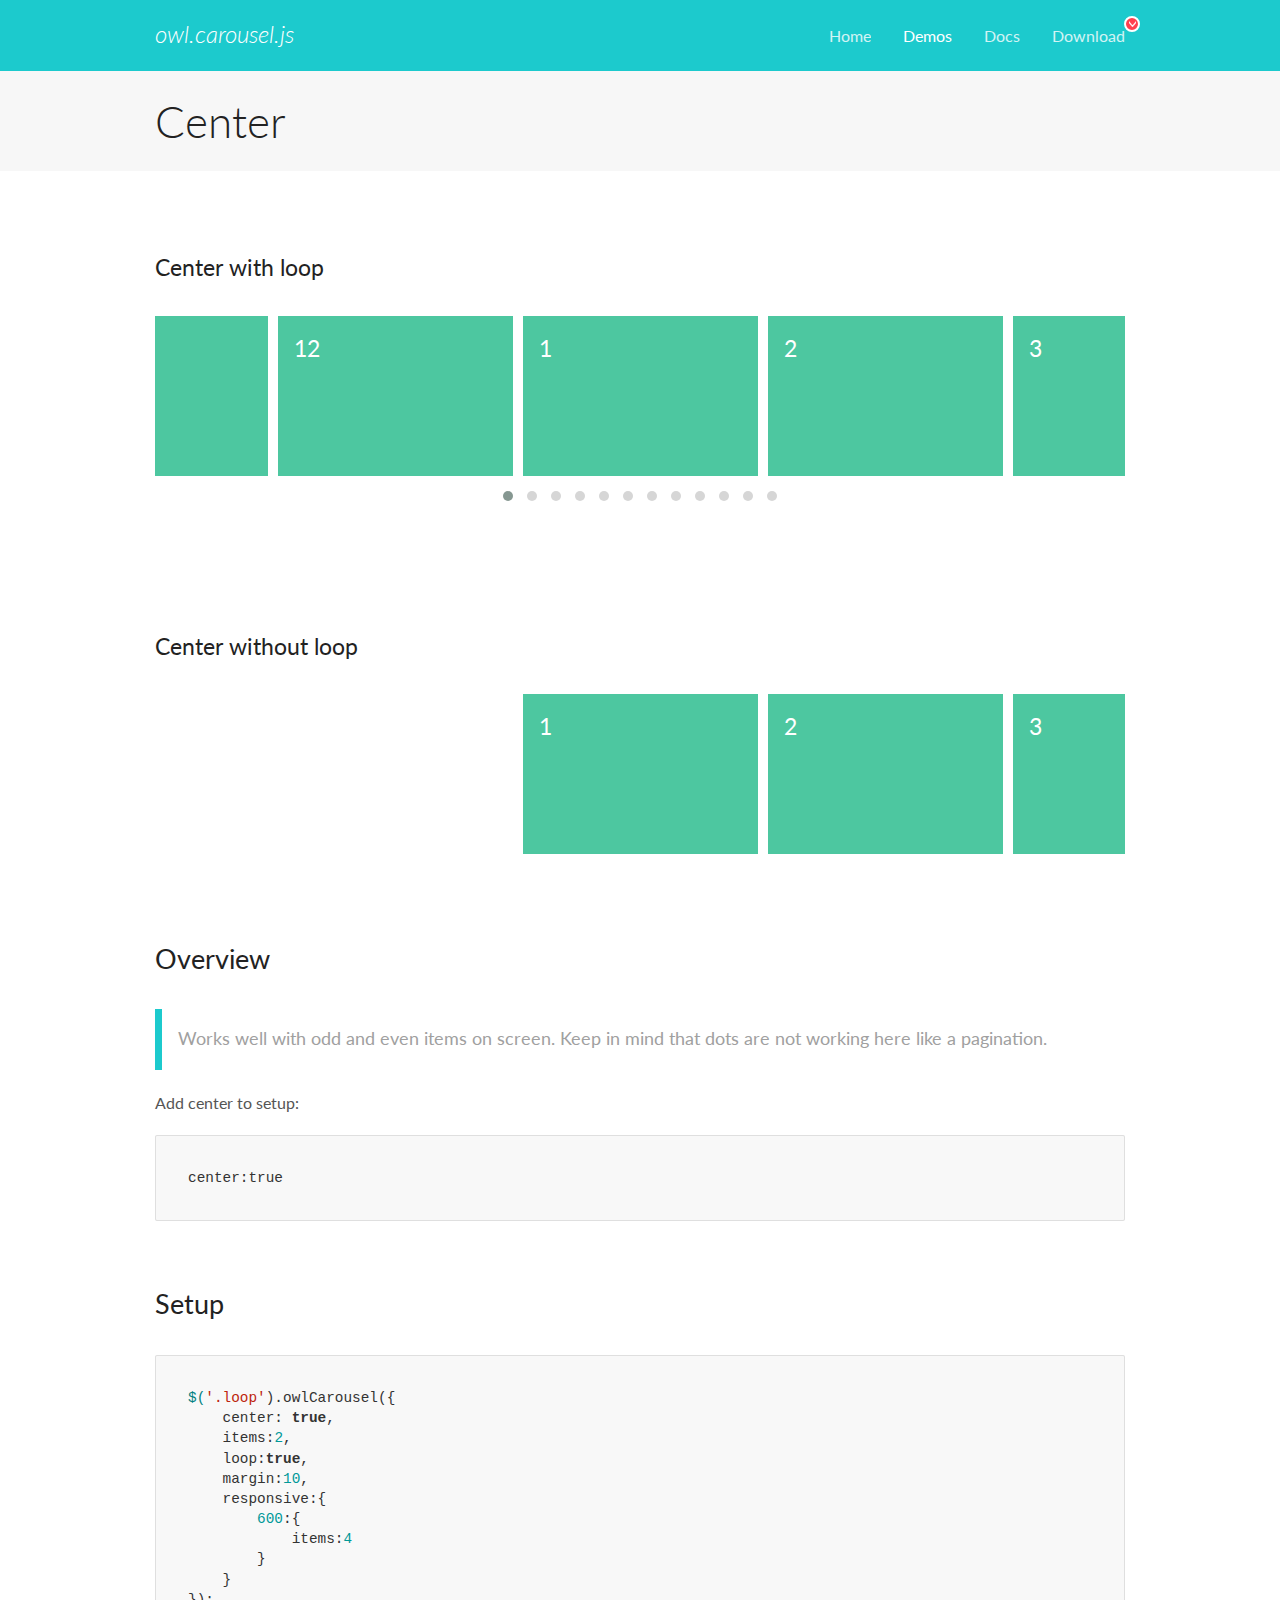
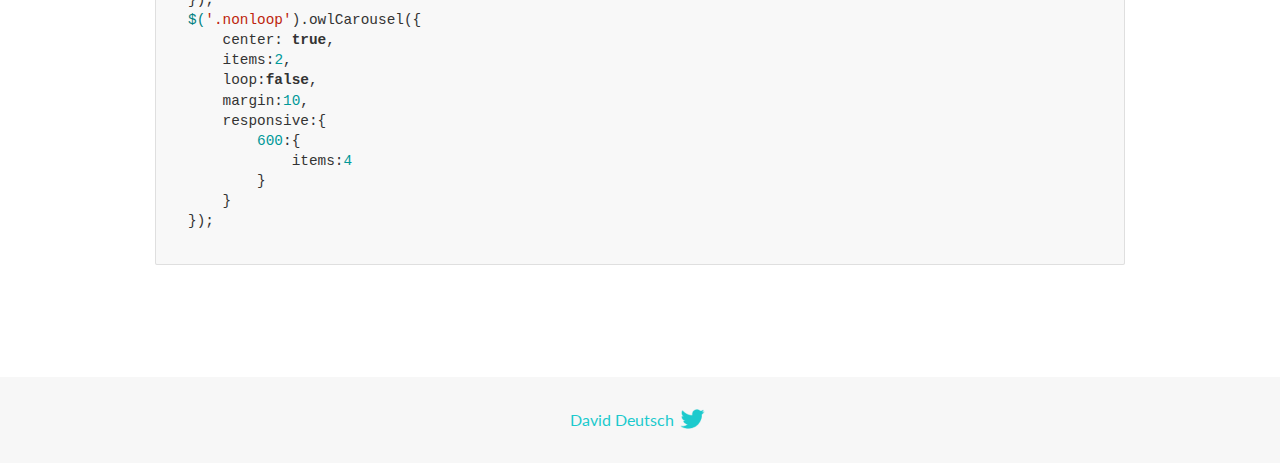
<file: assets/plugins/OwlCarousel/docs/demos/center.html>
<!DOCTYPE html>
<html lang="en">
  <head>

    <!-- head -->
    <meta charset="utf-8">
    <meta name="msapplication-tap-highlight" content="no" />
    <meta name="viewport" content="width=device-width, initial-scale=1.0" />
    <meta name="description" content="Center carousel">
    <meta name="author" content="David Deutsch">
    <title>
      Center Demo | Owl Carousel | 2.3.4
    </title>

    <!-- Stylesheets -->
    <link href='https://fonts.googleapis.com/css?family=Lato:300,400,700,400italic,300italic' rel='stylesheet' type='text/css'>
    <link rel="stylesheet" href="../assets/css/docs.theme.min.css">

    <!-- Owl Stylesheets -->
    <link rel="stylesheet" href="../assets/owlcarousel/assets/owl.carousel.min.css">
    <link rel="stylesheet" href="../assets/owlcarousel/assets/owl.theme.default.min.css">

    <!-- HTML5 shim and Respond.js IE8 support of HTML5 elements and media queries -->

    <!--[if lt IE 9]>
      <script src="https://oss.maxcdn.com/libs/html5shiv/3.7.0/html5shiv.js"></script>
      <script src="https://oss.maxcdn.com/libs/respond.js/1.3.0/respond.min.js"></script>
    <![endif]-->

    <!-- Favicons -->
    <link rel="apple-touch-icon-precomposed" sizes="144x144" href="../assets/ico/apple-touch-icon-144-precomposed.png">
    <link rel="shortcut icon" href="../assets/ico/favicon.png">
    <link rel="shortcut icon" href="favicon.ico">

    <!-- Yeah i know js should not be in header. Its required for demos.-->

    <!-- javascript -->
    <script src="../assets/vendors/jquery.min.js"></script>
    <script src="../assets/owlcarousel/owl.carousel.js"></script>
  </head>
  <body>

    <!-- header -->
    <header class="header">
      <div class="row">
        <div class="large-12 columns">
          <div class="brand left">
            <h3>
              <a href="/OwlCarousel2/">owl.carousel.js</a> 
            </h3>
          </div>
          <a id="toggle-nav" class="right">
            <span></span> <span></span> <span></span> 
          </a> 
          <div class="nav-bar">
            <ul class="clearfix">
              <li> <a href="/OwlCarousel2/index.html">Home</a>  </li>
              <li class="active">
                <a href="/OwlCarousel2/demos/demos.html">Demos</a> 
              </li>
              <li> <a href="/OwlCarousel2/docs/started-welcome.html">Docs</a>  </li>
              <li>
                <a href="https://github.com/OwlCarousel2/OwlCarousel2/archive/2.3.4.zip">Download</a> 
                <span class="download"></span> 
              </li>
            </ul>
          </div>
        </div>
      </div>
    </header>

    <!-- title -->
    <section class="title">
      <div class="row">
        <div class="large-12 columns">
          <h1>Center</h1>
        </div>
      </div>
    </section>

    <!--  Demos -->
    <section id="demos">
      <div class="row">
        <div class="large-12 columns">
          <h4 id="center-with-loop">Center with loop</h4>
          <div class="loop owl-carousel owl-theme">
            <div class="item">
              <h4>1</h4>
            </div>
            <div class="item">
              <h4>2</h4>
            </div>
            <div class="item">
              <h4>3</h4>
            </div>
            <div class="item">
              <h4>4</h4>
            </div>
            <div class="item">
              <h4>5</h4>
            </div>
            <div class="item">
              <h4>6</h4>
            </div>
            <div class="item">
              <h4>7</h4>
            </div>
            <div class="item">
              <h4>8</h4>
            </div>
            <div class="item">
              <h4>9</h4>
            </div>
            <div class="item">
              <h4>10</h4>
            </div>
            <div class="item">
              <h4>11</h4>
            </div>
            <div class="item">
              <h4>12</h4>
            </div>
          </div>
          <br>
          <h4 id="center-without-loop">Center without loop</h4>
          <div class="nonloop owl-carousel">
            <div class="item">
              <h4>1</h4>
            </div>
            <div class="item">
              <h4>2</h4>
            </div>
            <div class="item">
              <h4>3</h4>
            </div>
            <div class="item">
              <h4>4</h4>
            </div>
            <div class="item">
              <h4>5</h4>
            </div>
            <div class="item">
              <h4>6</h4>
            </div>
            <div class="item">
              <h4>7</h4>
            </div>
            <div class="item">
              <h4>8</h4>
            </div>
            <div class="item">
              <h4>9</h4>
            </div>
            <div class="item">
              <h4>10</h4>
            </div>
            <div class="item">
              <h4>11</h4>
            </div>
            <div class="item">
              <h4>12</h4>
            </div>
          </div>
          <h3 id="overview">Overview</h3>
          <blockquote>
            <p>Works well with odd and even items on screen. Keep in mind that dots are not working here like a pagination.</p>
          </blockquote>
          <p>Add center to setup:</p>
          <pre><code>center:true</code></pre>
          <h3 id="setup">Setup</h3>
          <pre><code>$(&#39;.loop&#39;).owlCarousel({
    center: true,
    items:2,
    loop:true,
    margin:10,
    responsive:{
        600:{
            items:4
        }
    }
});
$(&#39;.nonloop&#39;).owlCarousel({
    center: true,
    items:2,
    loop:false,
    margin:10,
    responsive:{
        600:{
            items:4
        }
    }
});</code></pre>
          <script>
            jQuery(document).ready(function($) {
              $('.loop').owlCarousel({
                center: true,
                items: 2,
                loop: true,
                margin: 10,
                responsive: {
                  600: {
                    items: 4
                  }
                }
              });
              $('.nonloop').owlCarousel({
                center: true,
                items: 2,
                loop: false,
                margin: 10,
                responsive: {
                  600: {
                    items: 4
                  }
                }
              });
            });
          </script>
        </div>
      </div>
    </section>

    <!-- footer -->
    <footer class="footer">
      <div class="row">
        <div class="large-12 columns">
          <h5>
            <a href="/OwlCarousel2/docs/support-contact.html">David Deutsch</a> 
            <a id="custom-tweet-button" href="https://twitter.com/share?url=https://github.com/OwlCarousel2/OwlCarousel2&text=Owl Carousel - This is so awesome! " target="_blank"></a> 
          </h5>
        </div>
      </div>
    </footer>

    <!-- vendors -->
    <script src="../assets/vendors/highlight.js"></script>
    <script src="../assets/js/app.js"></script>
  </body>
</html>
</file>
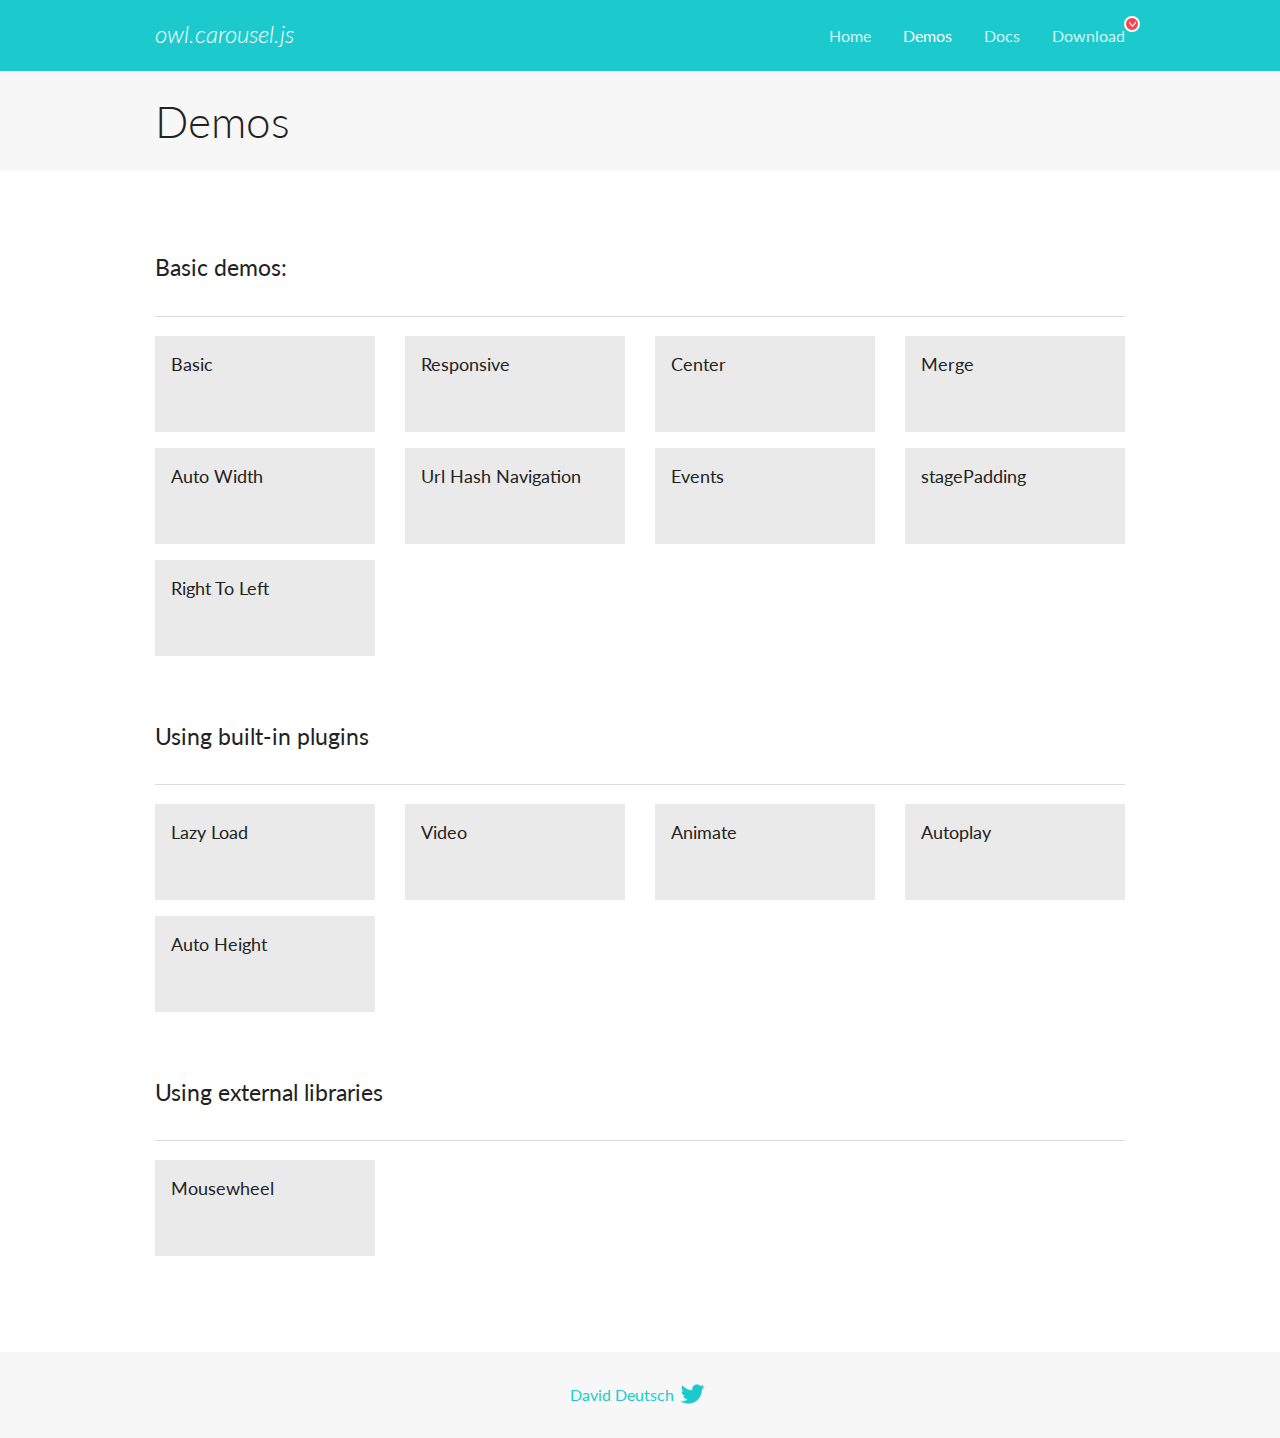
<file: assets/plugins/OwlCarousel/docs/demos/demos.html>
<!DOCTYPE html>
<html lang="en">
  <head>

    <!-- head -->
    <meta charset="utf-8">
    <meta name="msapplication-tap-highlight" content="no" />
    <meta name="viewport" content="width=device-width, initial-scale=1.0" />
    <meta name="description" content="A list of Owl Carousel examples.">
    <meta name="author" content="David Deutsch">
    <title>
      Demos | Owl Carousel | 2.3.4
    </title>

    <!-- Stylesheets -->
    <link href='https://fonts.googleapis.com/css?family=Lato:300,400,700,400italic,300italic' rel='stylesheet' type='text/css'>
    <link rel="stylesheet" href="../assets/css/docs.theme.min.css">

    <!-- Owl Stylesheets -->
    <link rel="stylesheet" href="../assets/owlcarousel/assets/owl.carousel.min.css">
    <link rel="stylesheet" href="../assets/owlcarousel/assets/owl.theme.default.min.css">

    <!-- HTML5 shim and Respond.js IE8 support of HTML5 elements and media queries -->

    <!--[if lt IE 9]>
      <script src="https://oss.maxcdn.com/libs/html5shiv/3.7.0/html5shiv.js"></script>
      <script src="https://oss.maxcdn.com/libs/respond.js/1.3.0/respond.min.js"></script>
    <![endif]-->

    <!-- Favicons -->
    <link rel="apple-touch-icon-precomposed" sizes="144x144" href="../assets/ico/apple-touch-icon-144-precomposed.png">
    <link rel="shortcut icon" href="../assets/ico/favicon.png">
    <link rel="shortcut icon" href="favicon.ico">

    <!-- Yeah i know js should not be in header. Its required for demos.-->

    <!-- javascript -->
    <script src="../assets/vendors/jquery.min.js"></script>
    <script src="../assets/owlcarousel/owl.carousel.js"></script>
  </head>
  <body>

    <!-- header -->
    <header class="header">
      <div class="row">
        <div class="large-12 columns">
          <div class="brand left">
            <h3>
              <a href="/OwlCarousel2/">owl.carousel.js</a> 
            </h3>
          </div>
          <a id="toggle-nav" class="right">
            <span></span> <span></span> <span></span> 
          </a> 
          <div class="nav-bar">
            <ul class="clearfix">
              <li> <a href="/OwlCarousel2/index.html">Home</a>  </li>
              <li class="active">
                <a href="/OwlCarousel2/demos/demos.html">Demos</a> 
              </li>
              <li> <a href="/OwlCarousel2/docs/started-welcome.html">Docs</a>  </li>
              <li>
                <a href="https://github.com/OwlCarousel2/OwlCarousel2/archive/2.3.4.zip">Download</a> 
                <span class="download"></span> 
              </li>
            </ul>
          </div>
        </div>
      </div>
    </header>

    <!-- title -->
    <section class="title">
      <div class="row">
        <div class="large-12 columns">
          <h1>Demos</h1>
        </div>
      </div>
    </section>

    <!--  Demos -->
    <section id="demos">
      <div class="row">
        <div class="large-12 columns">
          <h4 id="basic-demos-">Basic demos:</h4>
          <hr>
          <div class="demo-list">
            <div class="row">
              <div class="small-6 medium-4 large-3 columns">
                <a href="basic.html" class="demo-block">
                  <h5>Basic </h5>
                </a> 
              </div>
              <div class="small-6 medium-4 large-3 columns">
                <a href="responsive.html" class="demo-block">
                  <h5>Responsive </h5>
                </a> 
              </div>
              <div class="small-6 medium-4 large-3 columns">
                <a href="center.html" class="demo-block">
                  <h5>Center </h5>
                </a> 
              </div>
              <div class="small-6 medium-4 large-3 columns">
                <a href="merge.html" class="demo-block">
                  <h5>Merge </h5>
                </a> 
              </div>
              <div class="small-6 medium-4 large-3 columns">
                <a href="autowidth.html" class="demo-block">
                  <h5>Auto Width </h5>
                </a> 
              </div>
              <div class="small-6 medium-4 large-3 columns">
                <a href="urlhashnav.html" class="demo-block">
                  <h5>Url Hash Navigation </h5>
                </a> 
              </div>
              <div class="small-6 medium-4 large-3 columns">
                <a href="events.html" class="demo-block">
                  <h5>Events </h5>
                </a> 
              </div>
              <div class="small-6 medium-4 large-3 columns">
                <a href="stagepadding.html" class="demo-block">
                  <h5>stagePadding </h5>
                </a> 
              </div>
              <div class="small-6 medium-4 large-3 columns">
                <a href="rtl.html" class="demo-block">
                  <h5>Right To Left </h5>
                </a> 
              </div>
            </div>
          </div>
          <h4 id="using-built-in-plugins">Using built-in plugins</h4>
          <hr>
          <div class="demo-list">
            <div class="row">
              <div class="small-6 medium-4 large-3 columns">
                <a href="lazyLoad.html" class="demo-block">
                  <h5>Lazy Load </h5>
                </a> 
              </div>
              <div class="small-6 medium-4 large-3 columns">
                <a href="video.html" class="demo-block">
                  <h5>Video </h5>
                </a> 
              </div>
              <div class="small-6 medium-4 large-3 columns">
                <a href="animate.html" class="demo-block">
                  <h5>Animate </h5>
                </a> 
              </div>
              <div class="small-6 medium-4 large-3 columns">
                <a href="autoplay.html" class="demo-block">
                  <h5>Autoplay </h5>
                </a> 
              </div>
              <div class="small-6 medium-4 large-3 columns">
                <a href="autoheight.html" class="demo-block">
                  <h5>Auto Height </h5>
                </a> 
              </div>
            </div>
          </div>
          <h4 id="using-external-libraries">Using external libraries</h4>
          <hr>
          <div class="demo-list">
            <div class="row">
              <div class="small-6 medium-4 large-3 columns">
                <a href="mousewheel.html" class="demo-block">
                  <h5>Mousewheel </h5>
                </a> 
              </div>
            </div>
          </div>
        </div>
      </div>
    </section>

    <!-- footer -->
    <footer class="footer">
      <div class="row">
        <div class="large-12 columns">
          <h5>
            <a href="/OwlCarousel2/docs/support-contact.html">David Deutsch</a> 
            <a id="custom-tweet-button" href="https://twitter.com/share?url=https://github.com/OwlCarousel2/OwlCarousel2&text=Owl Carousel - This is so awesome! " target="_blank"></a> 
          </h5>
        </div>
      </div>
    </footer>

    <!-- vendors -->
    <script src="../assets/vendors/highlight.js"></script>
    <script src="../assets/js/app.js"></script>
  </body>
</html>
</file>
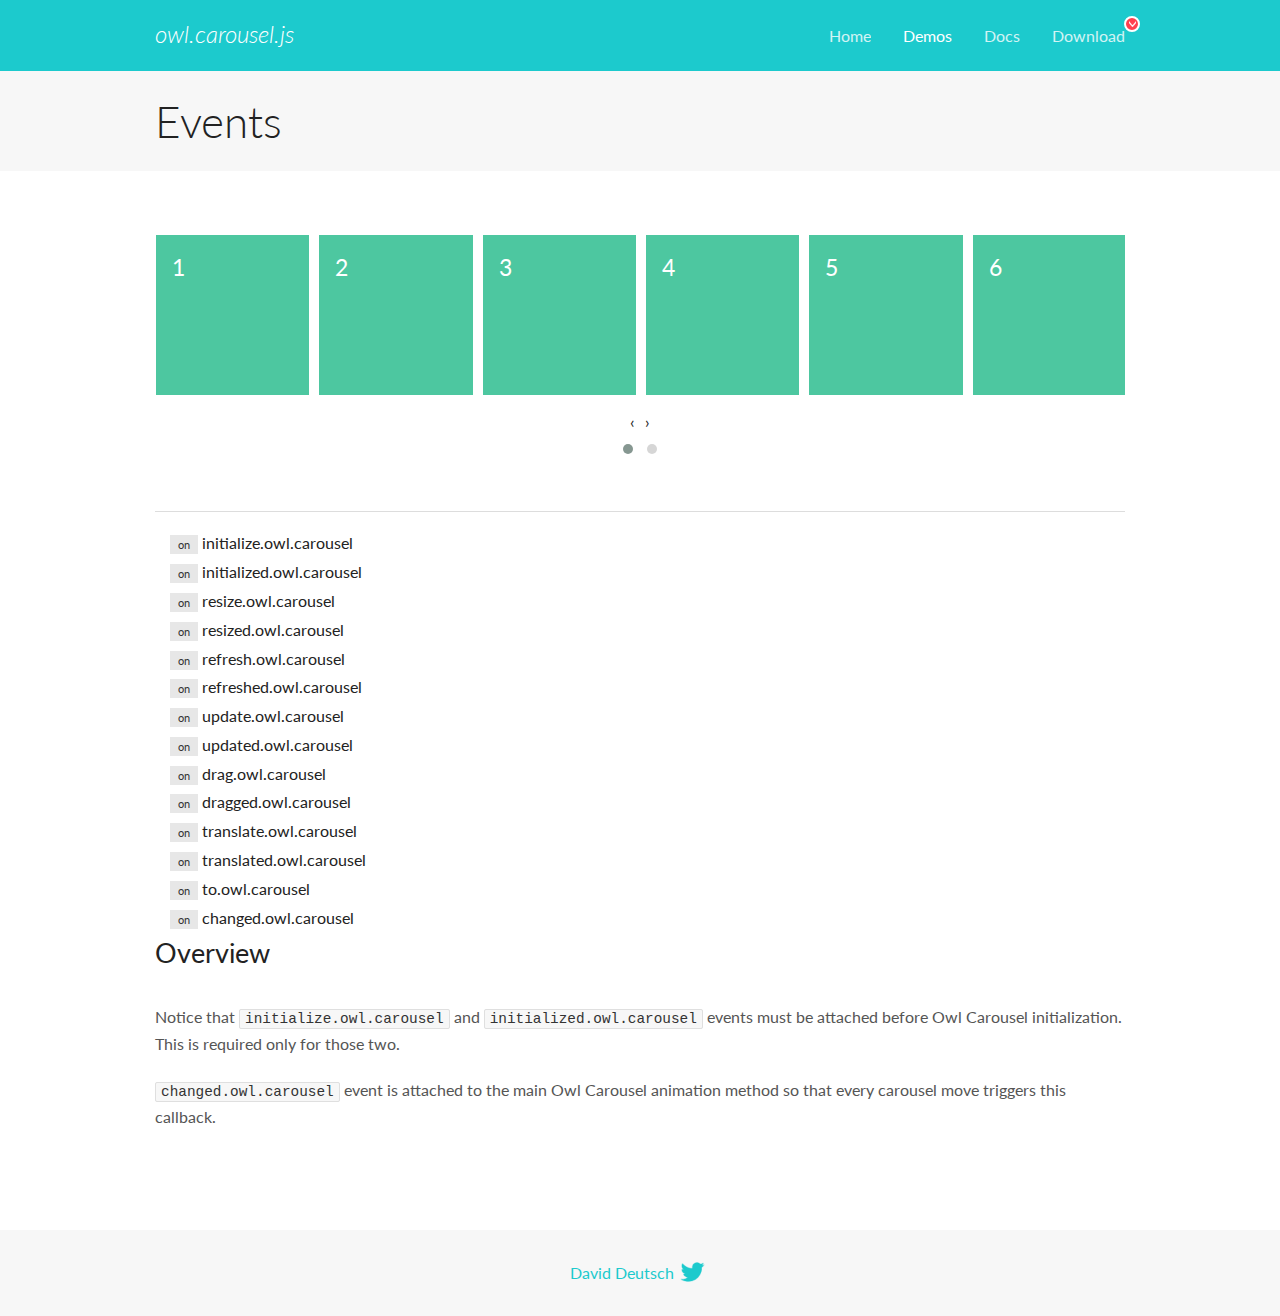
<file: assets/plugins/OwlCarousel/docs/demos/events.html>
<!DOCTYPE html>
<html lang="en">
  <head>

    <!-- head -->
    <meta charset="utf-8">
    <meta name="msapplication-tap-highlight" content="no" />
    <meta name="viewport" content="width=device-width, initial-scale=1.0" />
    <meta name="description" content="Events usage demo">
    <meta name="author" content="David Deutsch">
    <title>
      Events Demo | Owl Carousel | 2.3.4
    </title>

    <!-- Stylesheets -->
    <link href='https://fonts.googleapis.com/css?family=Lato:300,400,700,400italic,300italic' rel='stylesheet' type='text/css'>
    <link rel="stylesheet" href="../assets/css/docs.theme.min.css">

    <!-- Owl Stylesheets -->
    <link rel="stylesheet" href="../assets/owlcarousel/assets/owl.carousel.min.css">
    <link rel="stylesheet" href="../assets/owlcarousel/assets/owl.theme.default.min.css">

    <!-- HTML5 shim and Respond.js IE8 support of HTML5 elements and media queries -->

    <!--[if lt IE 9]>
      <script src="https://oss.maxcdn.com/libs/html5shiv/3.7.0/html5shiv.js"></script>
      <script src="https://oss.maxcdn.com/libs/respond.js/1.3.0/respond.min.js"></script>
    <![endif]-->

    <!-- Favicons -->
    <link rel="apple-touch-icon-precomposed" sizes="144x144" href="../assets/ico/apple-touch-icon-144-precomposed.png">
    <link rel="shortcut icon" href="../assets/ico/favicon.png">
    <link rel="shortcut icon" href="favicon.ico">

    <!-- Yeah i know js should not be in header. Its required for demos.-->

    <!-- javascript -->
    <script src="../assets/vendors/jquery.min.js"></script>
    <script src="../assets/owlcarousel/owl.carousel.js"></script>
  </head>
  <body>

    <!-- header -->
    <header class="header">
      <div class="row">
        <div class="large-12 columns">
          <div class="brand left">
            <h3>
              <a href="/OwlCarousel2/">owl.carousel.js</a> 
            </h3>
          </div>
          <a id="toggle-nav" class="right">
            <span></span> <span></span> <span></span> 
          </a> 
          <div class="nav-bar">
            <ul class="clearfix">
              <li> <a href="/OwlCarousel2/index.html">Home</a>  </li>
              <li class="active">
                <a href="/OwlCarousel2/demos/demos.html">Demos</a> 
              </li>
              <li> <a href="/OwlCarousel2/docs/started-welcome.html">Docs</a>  </li>
              <li>
                <a href="https://github.com/OwlCarousel2/OwlCarousel2/archive/2.3.4.zip">Download</a> 
                <span class="download"></span> 
              </li>
            </ul>
          </div>
        </div>
      </div>
    </header>

    <!-- title -->
    <section class="title">
      <div class="row">
        <div class="large-12 columns">
          <h1>Events</h1>
        </div>
      </div>
    </section>

    <!--  Demos -->
    <section id="demos">
      <div class="row">
        <div class="large-12 columns">
          <div class="owl-carousel owl-theme">
            <div class="item">
              <h4>1</h4>
            </div>
            <div class="item">
              <h4>2</h4>
            </div>
            <div class="item">
              <h4>3</h4>
            </div>
            <div class="item">
              <h4>4</h4>
            </div>
            <div class="item">
              <h4>5</h4>
            </div>
            <div class="item">
              <h4>6</h4>
            </div>
            <div class="item">
              <h4>7</h4>
            </div>
            <div class="item">
              <h4>8</h4>
            </div>
            <div class="item">
              <h4>9</h4>
            </div>
            <div class="item">
              <h4>10</h4>
            </div>
            <div class="item">
              <h4>11</h4>
            </div>
            <div class="item">
              <h4>12</h4>
            </div>
          </div>
          <hr>
          <div class="large-12 columns callbacks">
            <div><span class="label secondary initialize">on</span>  initialize.owl.carousel </div>
            <div><span class="label secondary initialized">on</span>  initialized.owl.carousel </div>
            <div><span class="label secondary resize">on</span>  resize.owl.carousel </div>
            <div><span class="label secondary resized">on</span>  resized.owl.carousel </div>
            <div><span class="label secondary refresh">on</span>  refresh.owl.carousel </div>
            <div><span class="label secondary refreshed">on</span>  refreshed.owl.carousel </div>
            <div><span class="label secondary update">on</span>  update.owl.carousel </div>
            <div><span class="label secondary updated">on</span>  updated.owl.carousel </div>
            <div><span class="label secondary drag">on</span>  drag.owl.carousel </div>
            <div><span class="label secondary dragged">on</span>  dragged.owl.carousel </div>
            <div><span class="label secondary translate">on</span>  translate.owl.carousel </div>
            <div><span class="label secondary translated">on</span>  translated.owl.carousel </div>
            <div><span class="label secondary to">on</span>  to.owl.carousel </div>
            <div><span class="label secondary changed">on</span>  changed.owl.carousel </div>
          </div>
          <h3 id="overview">Overview</h3>
          <p>Notice that <code>initialize.owl.carousel</code> and <code>initialized.owl.carousel</code> events must be attached before Owl Carousel initialization. This is required only for those two.</p>
          <p><code>changed.owl.carousel</code> event is attached to the main Owl Carousel animation method so that every carousel move triggers this callback.</p>
          <script>
            jQuery(document).ready(function($) {
              var owl = $('.owl-carousel');
              owl.on('initialize.owl.carousel initialized.owl.carousel ' +
                'initialize.owl.carousel initialize.owl.carousel ' +
                'resize.owl.carousel resized.owl.carousel ' +
                'refresh.owl.carousel refreshed.owl.carousel ' +
                'update.owl.carousel updated.owl.carousel ' +
                'drag.owl.carousel dragged.owl.carousel ' +
                'translate.owl.carousel translated.owl.carousel ' +
                'to.owl.carousel changed.owl.carousel',
                function(e) {
                  $('.' + e.type)
                    .removeClass('secondary')
                    .addClass('success');
                  window.setTimeout(function() {
                    $('.' + e.type)
                      .removeClass('success')
                      .addClass('secondary');
                  }, 500);
                });
              owl.owlCarousel({
                loop: true,
                nav: true,
                lazyLoad: true,
                margin: 10,
                video: true,
                responsive: {
                  0: {
                    items: 1
                  },
                  600: {
                    items: 3
                  },
                  960: {
                    items: 5,
                  },
                  1200: {
                    items: 6
                  }
                }
              });
            });
          </script>
        </div>
      </div>
    </section>

    <!-- footer -->
    <footer class="footer">
      <div class="row">
        <div class="large-12 columns">
          <h5>
            <a href="/OwlCarousel2/docs/support-contact.html">David Deutsch</a> 
            <a id="custom-tweet-button" href="https://twitter.com/share?url=https://github.com/OwlCarousel2/OwlCarousel2&text=Owl Carousel - This is so awesome! " target="_blank"></a> 
          </h5>
        </div>
      </div>
    </footer>

    <!-- vendors -->
    <script src="../assets/vendors/highlight.js"></script>
    <script src="../assets/js/app.js"></script>
  </body>
</html>
</file>
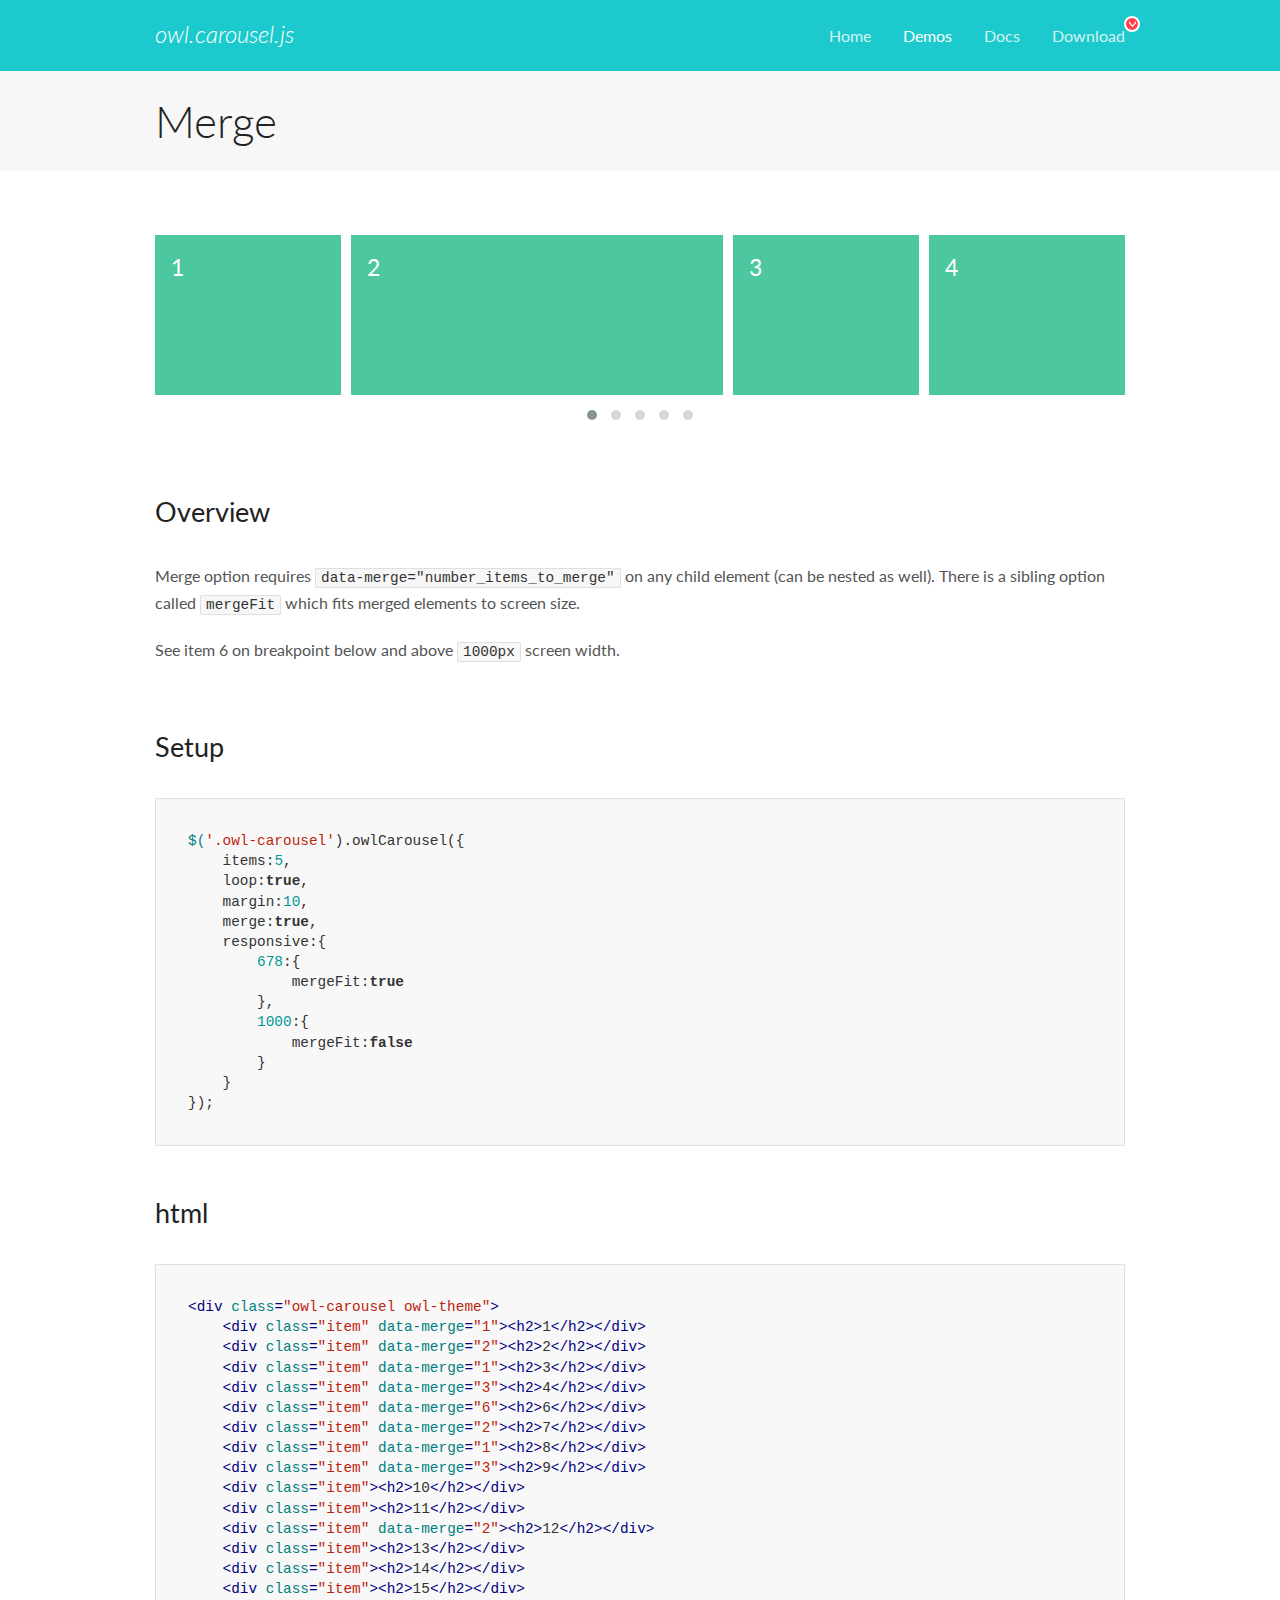
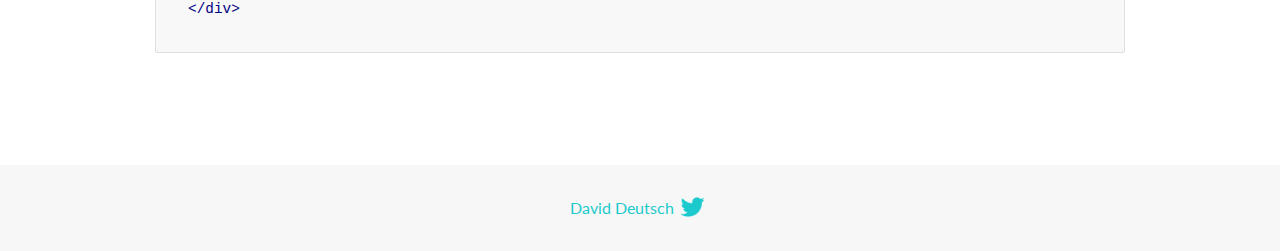
<file: assets/plugins/OwlCarousel/docs/demos/merge.html>
<!DOCTYPE html>
<html lang="en">
  <head>

    <!-- head -->
    <meta charset="utf-8">
    <meta name="msapplication-tap-highlight" content="no" />
    <meta name="viewport" content="width=device-width, initial-scale=1.0" />
    <meta name="description" content="Merge Items">
    <meta name="author" content="David Deutsch">
    <title>
      Merge Demo | Owl Carousel | 2.3.4
    </title>

    <!-- Stylesheets -->
    <link href='https://fonts.googleapis.com/css?family=Lato:300,400,700,400italic,300italic' rel='stylesheet' type='text/css'>
    <link rel="stylesheet" href="../assets/css/docs.theme.min.css">

    <!-- Owl Stylesheets -->
    <link rel="stylesheet" href="../assets/owlcarousel/assets/owl.carousel.min.css">
    <link rel="stylesheet" href="../assets/owlcarousel/assets/owl.theme.default.min.css">

    <!-- HTML5 shim and Respond.js IE8 support of HTML5 elements and media queries -->

    <!--[if lt IE 9]>
      <script src="https://oss.maxcdn.com/libs/html5shiv/3.7.0/html5shiv.js"></script>
      <script src="https://oss.maxcdn.com/libs/respond.js/1.3.0/respond.min.js"></script>
    <![endif]-->

    <!-- Favicons -->
    <link rel="apple-touch-icon-precomposed" sizes="144x144" href="../assets/ico/apple-touch-icon-144-precomposed.png">
    <link rel="shortcut icon" href="../assets/ico/favicon.png">
    <link rel="shortcut icon" href="favicon.ico">

    <!-- Yeah i know js should not be in header. Its required for demos.-->

    <!-- javascript -->
    <script src="../assets/vendors/jquery.min.js"></script>
    <script src="../assets/owlcarousel/owl.carousel.js"></script>
  </head>
  <body>

    <!-- header -->
    <header class="header">
      <div class="row">
        <div class="large-12 columns">
          <div class="brand left">
            <h3>
              <a href="/OwlCarousel2/">owl.carousel.js</a> 
            </h3>
          </div>
          <a id="toggle-nav" class="right">
            <span></span> <span></span> <span></span> 
          </a> 
          <div class="nav-bar">
            <ul class="clearfix">
              <li> <a href="/OwlCarousel2/index.html">Home</a>  </li>
              <li class="active">
                <a href="/OwlCarousel2/demos/demos.html">Demos</a> 
              </li>
              <li> <a href="/OwlCarousel2/docs/started-welcome.html">Docs</a>  </li>
              <li>
                <a href="https://github.com/OwlCarousel2/OwlCarousel2/archive/2.3.4.zip">Download</a> 
                <span class="download"></span> 
              </li>
            </ul>
          </div>
        </div>
      </div>
    </header>

    <!-- title -->
    <section class="title">
      <div class="row">
        <div class="large-12 columns">
          <h1>Merge</h1>
        </div>
      </div>
    </section>

    <!--  Demos -->
    <section id="demos">
      <div class="row">
        <div class="large-12 columns">
          <div class="owl-carousel owl-theme">
            <div class="item" data-merge="1">
              <h4>1</h4>
            </div>
            <div class="item" data-merge="2">
              <h4>2</h4>
            </div>
            <div class="item" data-merge="1">
              <h4>3</h4>
            </div>
            <div class="item" data-merge="3">
              <h4>4</h4>
            </div>
            <div class="item" data-merge="6">
              <h4>6</h4>
            </div>
            <div class="item" data-merge="2">
              <h4>7</h4>
            </div>
            <div class="item" data-merge="1">
              <h4>8</h4>
            </div>
            <div class="item" data-merge="3">
              <h4>9</h4>
            </div>
            <div class="item">
              <h4>10</h4>
            </div>
            <div class="item">
              <h4>11</h4>
            </div>
            <div class="item" data-merge="2">
              <h4>12</h4>
            </div>
            <div class="item">
              <h4>13</h4>
            </div>
            <div class="item">
              <h4>14</h4>
            </div>
            <div class="item">
              <h4>15</h4>
            </div>
          </div>
          <h3 id="overview">Overview</h3>
          <p>Merge option requires <code>data-merge=&quot;number_items_to_merge&quot;</code> on any child element (can be nested as well). There is a sibling option called <code>mergeFit</code> which fits merged elements to screen size. </p>
          <p>See item 6 on breakpoint below and above <code>1000px</code> screen width.</p>
          <h3 id="setup">Setup</h3>
          <pre><code>$(&#39;.owl-carousel&#39;).owlCarousel({
    items:5,
    loop:true,
    margin:10,
    merge:true,
    responsive:{
        678:{
            mergeFit:true
        },
        1000:{
            mergeFit:false
        }
    }
});</code></pre>
          <h3 id="html">html</h3>
          <pre><code>&lt;div class=&quot;owl-carousel owl-theme&quot;&gt;
    &lt;div class=&quot;item&quot; data-merge=&quot;1&quot;&gt;&lt;h2&gt;1&lt;/h2&gt;&lt;/div&gt;
    &lt;div class=&quot;item&quot; data-merge=&quot;2&quot;&gt;&lt;h2&gt;2&lt;/h2&gt;&lt;/div&gt;
    &lt;div class=&quot;item&quot; data-merge=&quot;1&quot;&gt;&lt;h2&gt;3&lt;/h2&gt;&lt;/div&gt;
    &lt;div class=&quot;item&quot; data-merge=&quot;3&quot;&gt;&lt;h2&gt;4&lt;/h2&gt;&lt;/div&gt;
    &lt;div class=&quot;item&quot; data-merge=&quot;6&quot;&gt;&lt;h2&gt;6&lt;/h2&gt;&lt;/div&gt;
    &lt;div class=&quot;item&quot; data-merge=&quot;2&quot;&gt;&lt;h2&gt;7&lt;/h2&gt;&lt;/div&gt;
    &lt;div class=&quot;item&quot; data-merge=&quot;1&quot;&gt;&lt;h2&gt;8&lt;/h2&gt;&lt;/div&gt;
    &lt;div class=&quot;item&quot; data-merge=&quot;3&quot;&gt;&lt;h2&gt;9&lt;/h2&gt;&lt;/div&gt;
    &lt;div class=&quot;item&quot;&gt;&lt;h2&gt;10&lt;/h2&gt;&lt;/div&gt;
    &lt;div class=&quot;item&quot;&gt;&lt;h2&gt;11&lt;/h2&gt;&lt;/div&gt;
    &lt;div class=&quot;item&quot; data-merge=&quot;2&quot;&gt;&lt;h2&gt;12&lt;/h2&gt;&lt;/div&gt;
    &lt;div class=&quot;item&quot;&gt;&lt;h2&gt;13&lt;/h2&gt;&lt;/div&gt;
    &lt;div class=&quot;item&quot;&gt;&lt;h2&gt;14&lt;/h2&gt;&lt;/div&gt;
    &lt;div class=&quot;item&quot;&gt;&lt;h2&gt;15&lt;/h2&gt;&lt;/div&gt;
&lt;/div&gt;</code></pre>
          <script>
            $(document).ready(function() {
              $('.owl-carousel').owlCarousel({
                items: 5,
                loop: true,
                margin: 10,
                merge: true,
                responsive: {
                  678: {
                    mergeFit: true
                  },
                  1000: {
                    mergeFit: false
                  }
                }
              });
            })
          </script>
        </div>
      </div>
    </section>

    <!-- footer -->
    <footer class="footer">
      <div class="row">
        <div class="large-12 columns">
          <h5>
            <a href="/OwlCarousel2/docs/support-contact.html">David Deutsch</a> 
            <a id="custom-tweet-button" href="https://twitter.com/share?url=https://github.com/OwlCarousel2/OwlCarousel2&text=Owl Carousel - This is so awesome! " target="_blank"></a> 
          </h5>
        </div>
      </div>
    </footer>

    <!-- vendors -->
    <script src="../assets/vendors/highlight.js"></script>
    <script src="../assets/js/app.js"></script>
  </body>
</html>
</file>
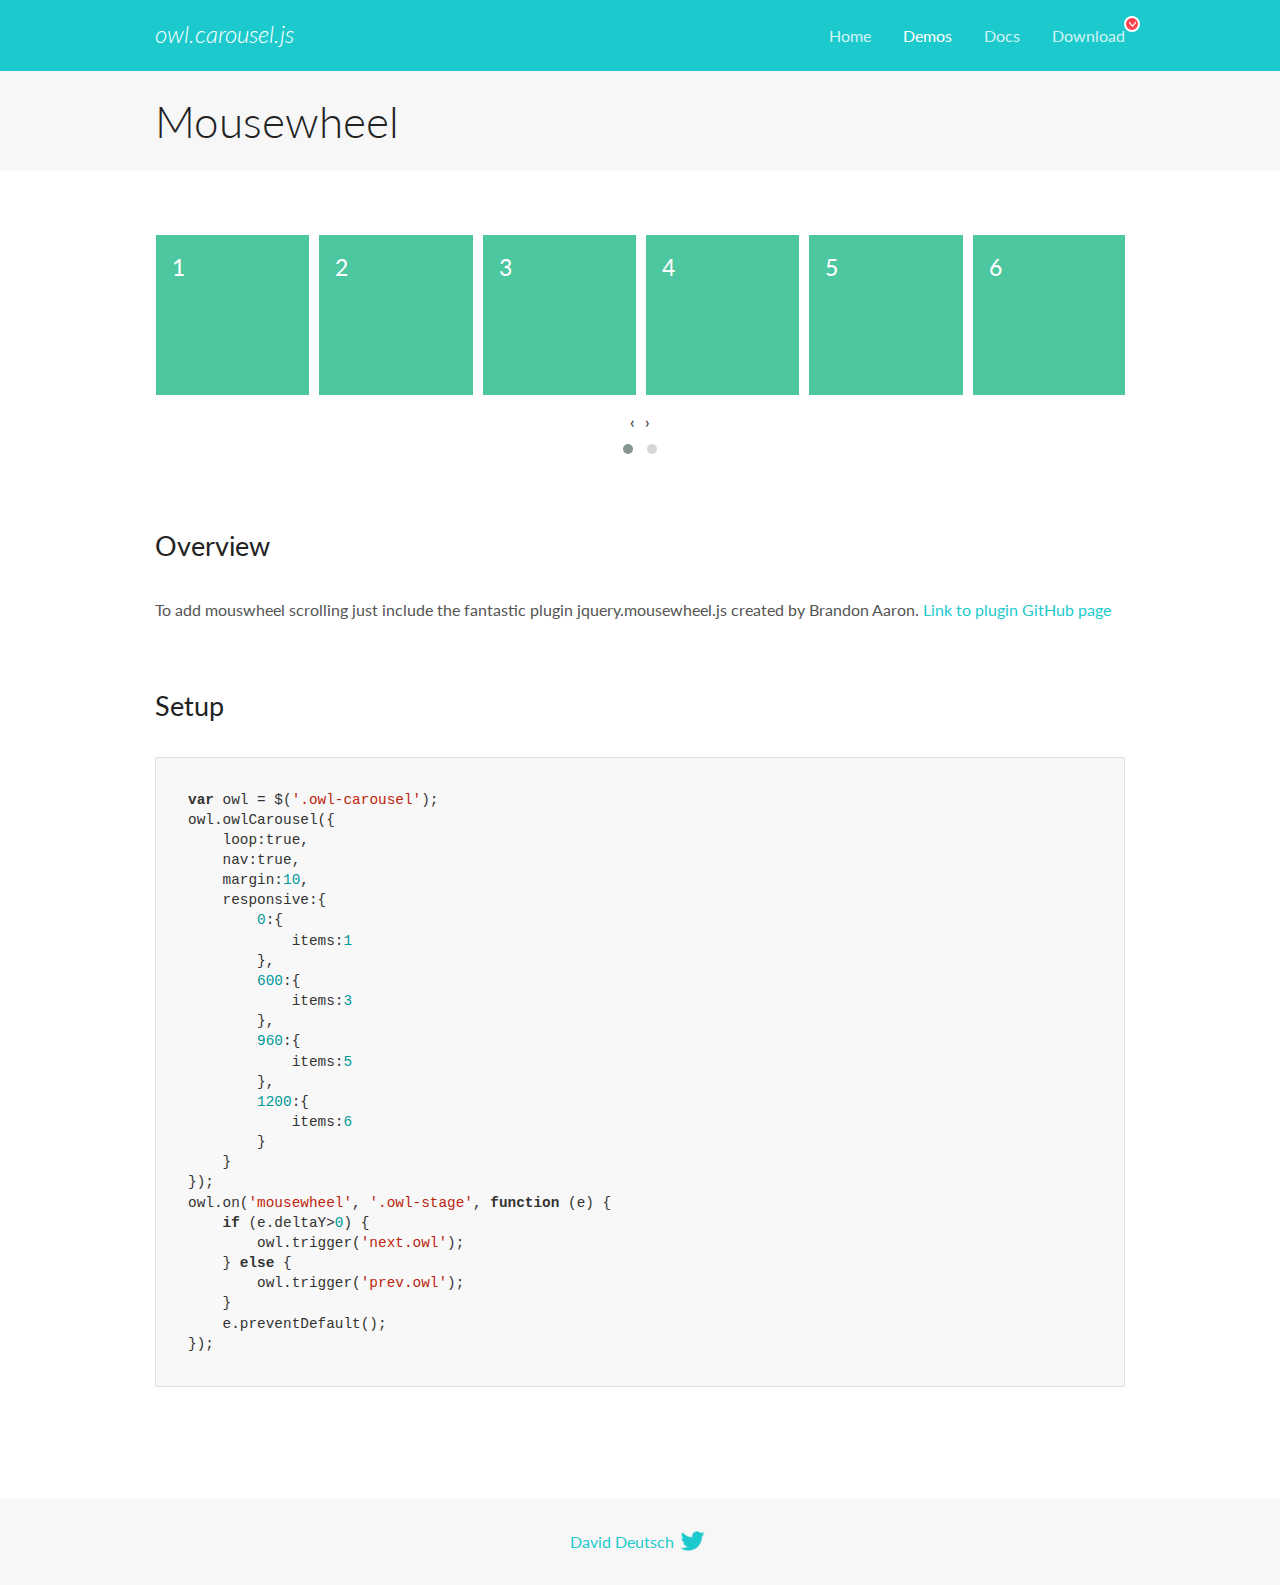
<file: assets/plugins/OwlCarousel/docs/demos/mousewheel.html>
<!DOCTYPE html>
<html lang="en">
  <head>

    <!-- head -->
    <meta charset="utf-8">
    <meta name="msapplication-tap-highlight" content="no" />
    <meta name="viewport" content="width=device-width, initial-scale=1.0" />
    <meta name="description" content="Mousewheel usage demo">
    <meta name="author" content="David Deutsch">
    <title>
      Mousewheel Demo | Owl Carousel | 2.3.4
    </title>

    <!-- Stylesheets -->
    <link href='https://fonts.googleapis.com/css?family=Lato:300,400,700,400italic,300italic' rel='stylesheet' type='text/css'>
    <link rel="stylesheet" href="../assets/css/docs.theme.min.css">

    <!-- Owl Stylesheets -->
    <link rel="stylesheet" href="../assets/owlcarousel/assets/owl.carousel.min.css">
    <link rel="stylesheet" href="../assets/owlcarousel/assets/owl.theme.default.min.css">

    <!-- HTML5 shim and Respond.js IE8 support of HTML5 elements and media queries -->

    <!--[if lt IE 9]>
      <script src="https://oss.maxcdn.com/libs/html5shiv/3.7.0/html5shiv.js"></script>
      <script src="https://oss.maxcdn.com/libs/respond.js/1.3.0/respond.min.js"></script>
    <![endif]-->

    <!-- Favicons -->
    <link rel="apple-touch-icon-precomposed" sizes="144x144" href="../assets/ico/apple-touch-icon-144-precomposed.png">
    <link rel="shortcut icon" href="../assets/ico/favicon.png">
    <link rel="shortcut icon" href="favicon.ico">

    <!-- Yeah i know js should not be in header. Its required for demos.-->

    <!-- javascript -->
    <script src="../assets/vendors/jquery.min.js"></script>
    <script src="../assets/owlcarousel/owl.carousel.js"></script>
  </head>
  <body>

    <!-- header -->
    <header class="header">
      <div class="row">
        <div class="large-12 columns">
          <div class="brand left">
            <h3>
              <a href="/OwlCarousel2/">owl.carousel.js</a> 
            </h3>
          </div>
          <a id="toggle-nav" class="right">
            <span></span> <span></span> <span></span> 
          </a> 
          <div class="nav-bar">
            <ul class="clearfix">
              <li> <a href="/OwlCarousel2/index.html">Home</a>  </li>
              <li class="active">
                <a href="/OwlCarousel2/demos/demos.html">Demos</a> 
              </li>
              <li> <a href="/OwlCarousel2/docs/started-welcome.html">Docs</a>  </li>
              <li>
                <a href="https://github.com/OwlCarousel2/OwlCarousel2/archive/2.3.4.zip">Download</a> 
                <span class="download"></span> 
              </li>
            </ul>
          </div>
        </div>
      </div>
    </header>

    <!-- title -->
    <section class="title">
      <div class="row">
        <div class="large-12 columns">
          <h1>Mousewheel</h1>
        </div>
      </div>
    </section>

    <!--  Demos -->
    <section id="demos">
      <div class="row">
        <div class="large-12 columns">
          <div class="owl-carousel owl-theme">
            <div class="item">
              <h4>1</h4>
            </div>
            <div class="item">
              <h4>2</h4>
            </div>
            <div class="item">
              <h4>3</h4>
            </div>
            <div class="item">
              <h4>4</h4>
            </div>
            <div class="item">
              <h4>5</h4>
            </div>
            <div class="item">
              <h4>6</h4>
            </div>
            <div class="item">
              <h4>7</h4>
            </div>
            <div class="item">
              <h4>8</h4>
            </div>
            <div class="item">
              <h4>9</h4>
            </div>
            <div class="item">
              <h4>10</h4>
            </div>
            <div class="item">
              <h4>11</h4>
            </div>
            <div class="item">
              <h4>12</h4>
            </div>
          </div>
          <h3 id="overview">Overview</h3>
          <p>To add mouswheel scrolling just include the fantastic plugin jquery.mousewheel.js created by Brandon Aaron.
            <a href="https://github.com/brandonaaron/jquery-mousewheel">Link to plugin GitHub page</a> 
          </p>
          <h3 id="setup">Setup</h3>
          <pre><code>var owl = $(&#39;.owl-carousel&#39;);
owl.owlCarousel({
    loop:true,
    nav:true,
    margin:10,
    responsive:{
        0:{
            items:1
        },
        600:{
            items:3
        },            
        960:{
            items:5
        },
        1200:{
            items:6
        }
    }
});
owl.on(&#39;mousewheel&#39;, &#39;.owl-stage&#39;, function (e) {
    if (e.deltaY&gt;0) {
        owl.trigger(&#39;next.owl&#39;);
    } else {
        owl.trigger(&#39;prev.owl&#39;);
    }
    e.preventDefault();
});</code></pre>
          <script src="../assets/vendors/jquery.mousewheel.min.js"></script>
          <script>
            $(document).ready(function() {
              var owl = $('.owl-carousel');
              owl.owlCarousel({
                loop: true,
                nav: true,
                margin: 10,
                responsive: {
                  0: {
                    items: 1
                  },
                  600: {
                    items: 3
                  },
                  960: {
                    items: 5
                  },
                  1200: {
                    items: 6
                  }
                }
              });
              owl.on('mousewheel', '.owl-stage', function(e) {
                if (e.deltaY > 0) {
                  owl.trigger('next.owl');
                } else {
                  owl.trigger('prev.owl');
                }
                e.preventDefault();
              });
            })
          </script>
        </div>
      </div>
    </section>

    <!-- footer -->
    <footer class="footer">
      <div class="row">
        <div class="large-12 columns">
          <h5>
            <a href="/OwlCarousel2/docs/support-contact.html">David Deutsch</a> 
            <a id="custom-tweet-button" href="https://twitter.com/share?url=https://github.com/OwlCarousel2/OwlCarousel2&text=Owl Carousel - This is so awesome! " target="_blank"></a> 
          </h5>
        </div>
      </div>
    </footer>

    <!-- vendors -->
    <script src="../assets/vendors/highlight.js"></script>
    <script src="../assets/js/app.js"></script>
  </body>
</html>
</file>
<file: assets/css/style.css>
@font-face {
    font-family: 'Arial - MT';
    src: url(../fonts/arialmt.ttf);
}

@font-face {
    font-family: 'Arial - Bold MT';
    src: url(../fonts/Arial-BoldMT.otf);
}

@font-face {
    font-family: 'Arial - Bold Italic MT';
    src: url(../fonts/ARIALBOLDITALICMT.OTF);
}

@font-face {
    font-family: 'Lato - Light Italic';
    src: url(../fonts/Lato-LightItalic.ttf);
}

@font-face {
    font-family: 'Lato';
    src: url(../fonts/Lato-Regular.ttf);
}

/* Change to bootstrap */
.container {
    max-width: 1000px;
}

body {
    font-family: "Arial - MT";
    font-size: 13px;
    font-weight: 400;
    font-style: normal;
    letter-spacing: normal;
    line-height: 20px;
    text-align: left;
}

/* ==> Custom css <== */

/* Header begin */
.header--nav {
    box-shadow: 0 2px 5px rgba(0, 0, 0, 0.07);
    border: 1px solid rgba(0, 0, 0, 0.15);
    background-color: #e8ebf1;
    min-height: 120px;
}

.header--nav .navbar-toggler {
    background-color: #81e4ed;
}

.header--nav .nav-item>a>i {
    padding-left: 7px;
    color: #000000;
    font-size: 8px;
}

.header--nav__menu ul li a {
    font-size: 13px;
    font-weight: 400;
    line-height: 20px;
    color: #000000;
}

@media (min-width: 768px) {
    .header--nav__menu>ul>li>a {
        color: #000000;
        font-family: "Arial - Bold MT";
        font-size: 13px;
        font-weight: 400;
        font-style: normal;
        letter-spacing: normal;
        line-height: 20px;
        text-align: left;
        text-transform: uppercase;
        padding-left: 20px !important;
        padding-right: 20px !important;
    }
}

.header--nav__menu>ul>li.show>a {
    color: #2aacc8;
    background-color: #ffffff;

}

.header--nav__menu>ul>li.show::before {
    content: "";
    height: 5px;
    width: 100%;
    display: block;
    position: absolute;
    background-color: #2aacc8;
    top: -5px;
}

.header--nav__menu>ul>li>ul {
    margin: 0;
    border: 0;
    border-radius: 0;
    padding: 5px;
}

.header--nav__menu>ul>li>ul>li {
    padding: 10px 15px;
    border-bottom: solid 1px #e8ebf1;
}

.header--nav__menu>ul>li>ul>li>a {
    text-transform: capitalize;
}

.header--nav__menu>ul>li>ul>li:hover {
    background-color: transparent;
}

.header--nav__menu>ul>li>ul>li>a:hover {
    color: #2aacc8;
    text-decoration: none;
}


/* Footer begin */
.footer {
    background-color: #e8ebf1;
}

#footerContent {
    padding: 33px 12px;
}

.top--footer {
    padding-bottom: 20px;
}

.top--footer h3 {
    padding-bottom: 15px;
    color: #000000;
    font-family: "Arial - Bold MT";
    font-size: 15px;
    font-weight: 700;
    font-style: normal;
    letter-spacing: normal;
    line-height: 20px;
    text-transform: uppercase;
}

.top--footer p {
    font-style: normal;
    letter-spacing: normal;
    line-height: normal;
}

.top--footer__connect {
    text-align: center;
}

.top--footer__connect h3 {
    margin-left: 15px;
}

.top--footer__connect img {
    width: 27%;
    padding-bottom: 10px;
    padding-left: 15px;
}

.bottom--footer__coppyright p {
    color: #363636;
    font-weight: 400;
    font-style: normal;
    letter-spacing: normal;
    text-align: left;
}

.bottom--footer__logo img {
    float: right;
    margin-right: 10px;
}

.top--footer ul {
    list-style: none;
    padding: 0;
}

.top--footer ul li {
    display: block;
}

.top--footer ul li a {
    text-decoration: none;
    color: #000000;
    text-align: left;
    font-style: normal;
    letter-spacing: normal;
    line-height: 26px;
    text-transform: capitalize;

}

.top--footer__contact__companyName {
    font-family: "Arial - Bold MT";
    font-weight: 700;
    font-style: normal;
    letter-spacing: normal;
    line-height: normal;
    margin-bottom: 0;
}

/* Banner begin */
.banner {
    padding-top: 10px;
    background-color: #81e4ed;
}

.banner--content .owl-carousel .banner--item img {
    width: 100%;
}

.banner--content .owl-carousel .banner--item .title {
    position: absolute;
    padding: 10% 0px 11% 6%;
}

.banner--content .owl-carousel .banner--item .title p {
    position: absolute;
    color: #ffffff;
    font-family: Lato;
    font-size: 50px;
    font-weight: 700;
    font-style: normal;
    letter-spacing: normal;
    line-height: normal;
    text-align: left;
}

.banner--content .owl-carousel .owl-dots .owl-dot span {
    width: 14px;
    height: 14px;
    width: 15px;
    background-color: #626262;
    opacity: 0.5;
}

.banner--content .owl-carousel .owl-dots .owl-dot.active span,
.owl-dots .owl-dot:hover span {
    background-color: #ffffff;
    opacity: 1;
}

.banner--content .owl-carousel .carousel-indicators li {
    height: 14px;
    width: 14px;
    border-radius: 100%;
    color: #626262;
}

/* Blog begin */

.blog {
    background-color: #e8ebf1;
}

.blog--item {
    padding-top: 30px;
}

.blog--item__text h5 {
    font-family: "Arial - Bold MT";
    font-style: normal;
    letter-spacing: normal;
    font-size: 15px;
    font-weight: 400;
    padding-bottom: 15px;
    text-transform: uppercase;
    color: #000000;
    text-decoration: none;
}

.blog--item__text h5>i {
    color: #ffffff;
    background-color: #2aacc8;
    padding: 10px;
    border-radius: 100%;
    margin-right: 10px;
}

.blog--item__text img {
    border-radius: 100%;
    width: 40px;
    height: 40px;
    margin-right: 20px;
}

.blog--item__text p {
    color: #363636;
    font-style: normal;
    letter-spacing: normal;
    line-height: normal;
    font-size: 15px;
    font-weight: 400;
    font-style: normal;
    letter-spacing: normal;
    line-height: 20px;
    text-align: left;
}

.blog--item__readMore a {
    font-size: 15px;
    font-weight: 400;
    text-align: left;
    color: #2aacc8;
    text-transform: capitalize;
}

.blog--item__readMore>a>i {
    color: #000000;
    padding-right: 7px;
}


/* Lastest Works begin */

.lastest--work__title {
    padding-top: 30px !important;
    text-transform: uppercase;
    color: #000000;
    font-family: "Arial - Bold MT";
    font-size: 15px;
    font-weight: 400;
    font-style: normal;
    letter-spacing: normal;
    line-height: 20px;
    text-align: left;
}

.lastest--work__title img {
    width: 14px;
    height: 24px;
    margin-right: 15px;
}

.work .owl-carousel .owl-nav {
    position: absolute;
    top: -70px;
    right: 0;
}

.work .owl-carousel .owl-nav button {
    background-color: #81e4ed !important;
    border-radius: 100%;
    width: 25px;
    font-size: 20px;
    font-weight: bolder;
    height: 25px;
    display: inline-flex;
    justify-content: center;
    align-items: center;
}

.work .owl-carousel .owl-nav button span {
    margin: -5px 0 0 0;
}

.work .owl-carousel .owl-dots {
    display: none;
}

.lastest--work__item {
    position: relative;
}

.lastest--work__item .action {
    position: absolute;
    bottom: 0;
    background-color: #2aacc8;
    width: 100%;
    height: 50%;
    text-align: center;
    padding-top: 20px;
    opacity: 0;
    transition: 0.8s all;
}

.lastest--work__item .action i {
    font-size: 30px;
    color: #ffffff;
}

.lastest--work__item:hover .action {
    opacity: 1;
}

/* Customer begin */
.customer {
    padding-bottom: 20px;
}

.customer--testimonials {
    padding-bottom: 40px;
}

.customer--testimonials__title {
    padding-bottom: 10px;
    color: #000000;
    font-family: "Arial - Bold MT";
    font-size: 15px;
    font-weight: 400;
    font-style: normal;
    letter-spacing: normal;
    line-height: 20px;
    text-align: left;
    text-transform: uppercase;
}

.customer--testimonials__title>i {
    font-size: 30px;
    margin-right: 14px;
    color: #2aacc8;
}

.customer--testimonials__content {
    padding-right: 50px;
    font-size: 15px;
    font-weight: 400;
    font-style: normal;
    letter-spacing: normal;
    line-height: 24px;
    text-align: left;
}

.customer--testimonials__author {
    padding-top: 10px;
    font-family: "Arial - Bold Italic MT";
    font-weight: 700;
    font-style: normal;
    letter-spacing: normal;
    line-height: normal;
}

.customer--logo__title i {
    font-size: 30px;
    margin-right: 14px;
    color: #2aacc8;

}

.customer--logo__title {
    padding-bottom: 10px;
    color: #000000;
    font-family: "Arial - Bold MT";
    font-size: 15px;
    font-weight: 400;
    font-style: normal;
    letter-spacing: normal;
    line-height: 20px;
    text-align: left;
    text-transform: uppercase;
}

.customer--logo__area {
    display: flex;
    flex-wrap: wrap;
}

.customer--logo__area .customer--logo__image {
    flex: 1 1 33.3333%;
    box-sizing: border-box;
    text-align: center;
    width: 33.33%;
}


/* Advertisement start */


.advertisement--content {
    border: 1px solid #81e4ed;
    background-color: #e8fcfe;
    margin-left: 0px !important;
    padding-bottom: 10px;
    padding-top: 30px;
    margin-top: 30px;
    margin-bottom: 50px;
}

.advertisement--content__description p {
    color: #363636;
    font-size: 14px;
    font-weight: 400;
    font-style: normal;
    letter-spacing: normal;
    line-height: 26px;
    text-align: left;
    margin-left: 20px;
}

.advertisement--content__button {
    text-align: right;
    padding-right: 60px !important;

}

.advertisement--content__button button {
    box-shadow: 0 2px 3px rgba(0, 0, 0, 0.2), inset 0 2px 1px rgba(255, 255, 255, 0.1);
    border: 1px solid #2aacc8;
    background-color: #2aacc8;
    background-image: linear-gradient(to top, #2aacc8 0%, #60cede 15%, #72dae6 50%, #81e4ed 100%);
    color: #0d0707;
    font-family: "Arial - Bold MT";
    font-size: 18px;
    font-weight: 400;
    font-style: normal;
    letter-spacing: normal;
    line-height: 20px;
    text-align: left;
    text-transform: uppercase;
}

.advertisement--content__button button>img {
    padding: 10px 10px 10px 0px;
}

/* Products Begin */
.product {
    margin-top: 40px;
    margin-bottom: 40px;
}

.product--area__title {
    color: #000000;
    font-family: "Arial - Bold MT";
    font-size: 15px;
    font-weight: 400;
    font-style: normal;
    letter-spacing: normal;
    line-height: 20px;
    text-align: left;
    text-transform: uppercase;

}

.product--area__title>img {
    padding-right: 10px;
}

.product__category {
    margin-bottom: 20px;
}

.product__category ul {
    list-style: none;
    margin-left: 20px;
    padding: 0;
    margin-bottom: 0;

}

.product__category ul>li {
    display: inline-block;
    padding: 5px 20px 5px 20px;
}

.product__category ul>li>a {
    color: #000000;
    font-size: 14px;
    font-family: "Arial - Bold MT";
    font-style: normal;
    letter-spacing: normal;
    line-height: normal;
    text-align: left;
}

.product__category ul>li.active {
    background-color: #81e4ed;
}

.product__category ul>li:hover:not(.active) {
    background-color: #e8ebf1;
}

.product--item {
    box-sizing: border-box;
}

.product__list .product--item {
    text-align: center;
    position: relative;
    overflow: hidden;
    margin-top: 30px;
}

.product__list .product--item__image img {
    width: 100%;
}

.product__list .product--item .action {
    background-color: #2aacc8;
    position: absolute;
    bottom: 0;
    width: 100%;
    height: 50%;
    opacity: 0;
    transition: .9s all;
}

.product__list .product--item .action i {
    padding-top: 20px;
    font-size: 30px;
    color: #ffffff;

}

.product__list .product--item:hover .action {
    opacity: 1;
}


.product--pagination .pagination {
    justify-content: center;
}

.product--pagination .pagination .pagination--item {
    float: none;
}

.product--pagination .pagination a {
    color: black;
    font-family: 'Arial - Bold MT';
    float: left;
    padding: 8px 16px;
    text-decoration: none;
}

.product--pagination .pagination a.active {
    background-color: #81e4ed;
}

.product--pagination .pagination a:hover:not(.active) {
    background-color: #ddd;
}

.product--pagination .pagination a.icon {
    margin-right: 20px;
    color: #2aacc8;
    background-color: #e8ebf1;
}

@media (max-width: 767px) {

    .banner--content .owl-carousel .banner--item .title p {
        position: absolute;
        color: #ffffff;
        font-family: 'Lato';
        font-size: 20px !important;
        font-weight: 700;
        font-style: normal;
        letter-spacing: normal;
        line-height: normal;
        text-align: left;
    }

    .header--nav {
        min-height: auto;
    }
}

@media (max-width: 991px) {

    .banner--content .owl-carousel .banner--item .title p {
        position: absolute;
        color: #ffffff;
        font-family: 'Lato';
        font-size: 30px;
        font-weight: 700;
        font-style: normal;
        letter-spacing: normal;
        line-height: normal;
        text-align: left;
    }
}
</file>
